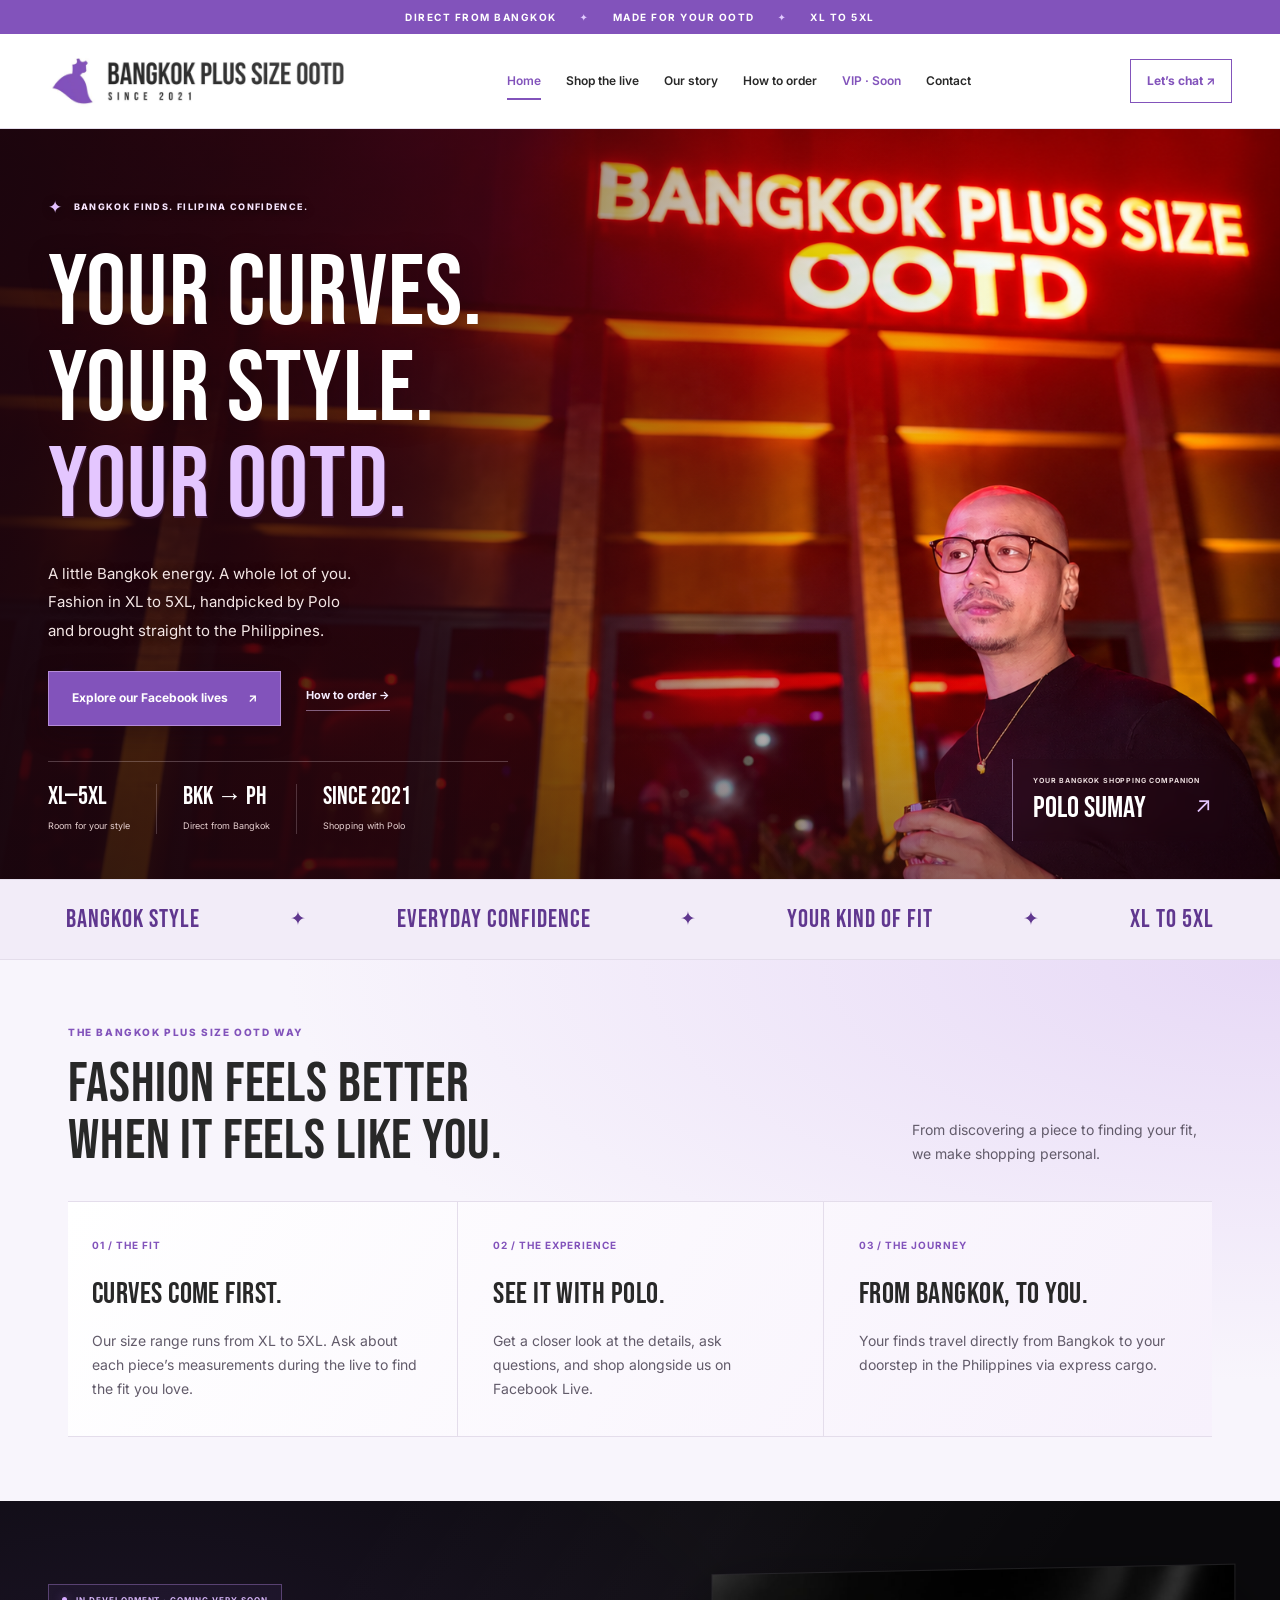
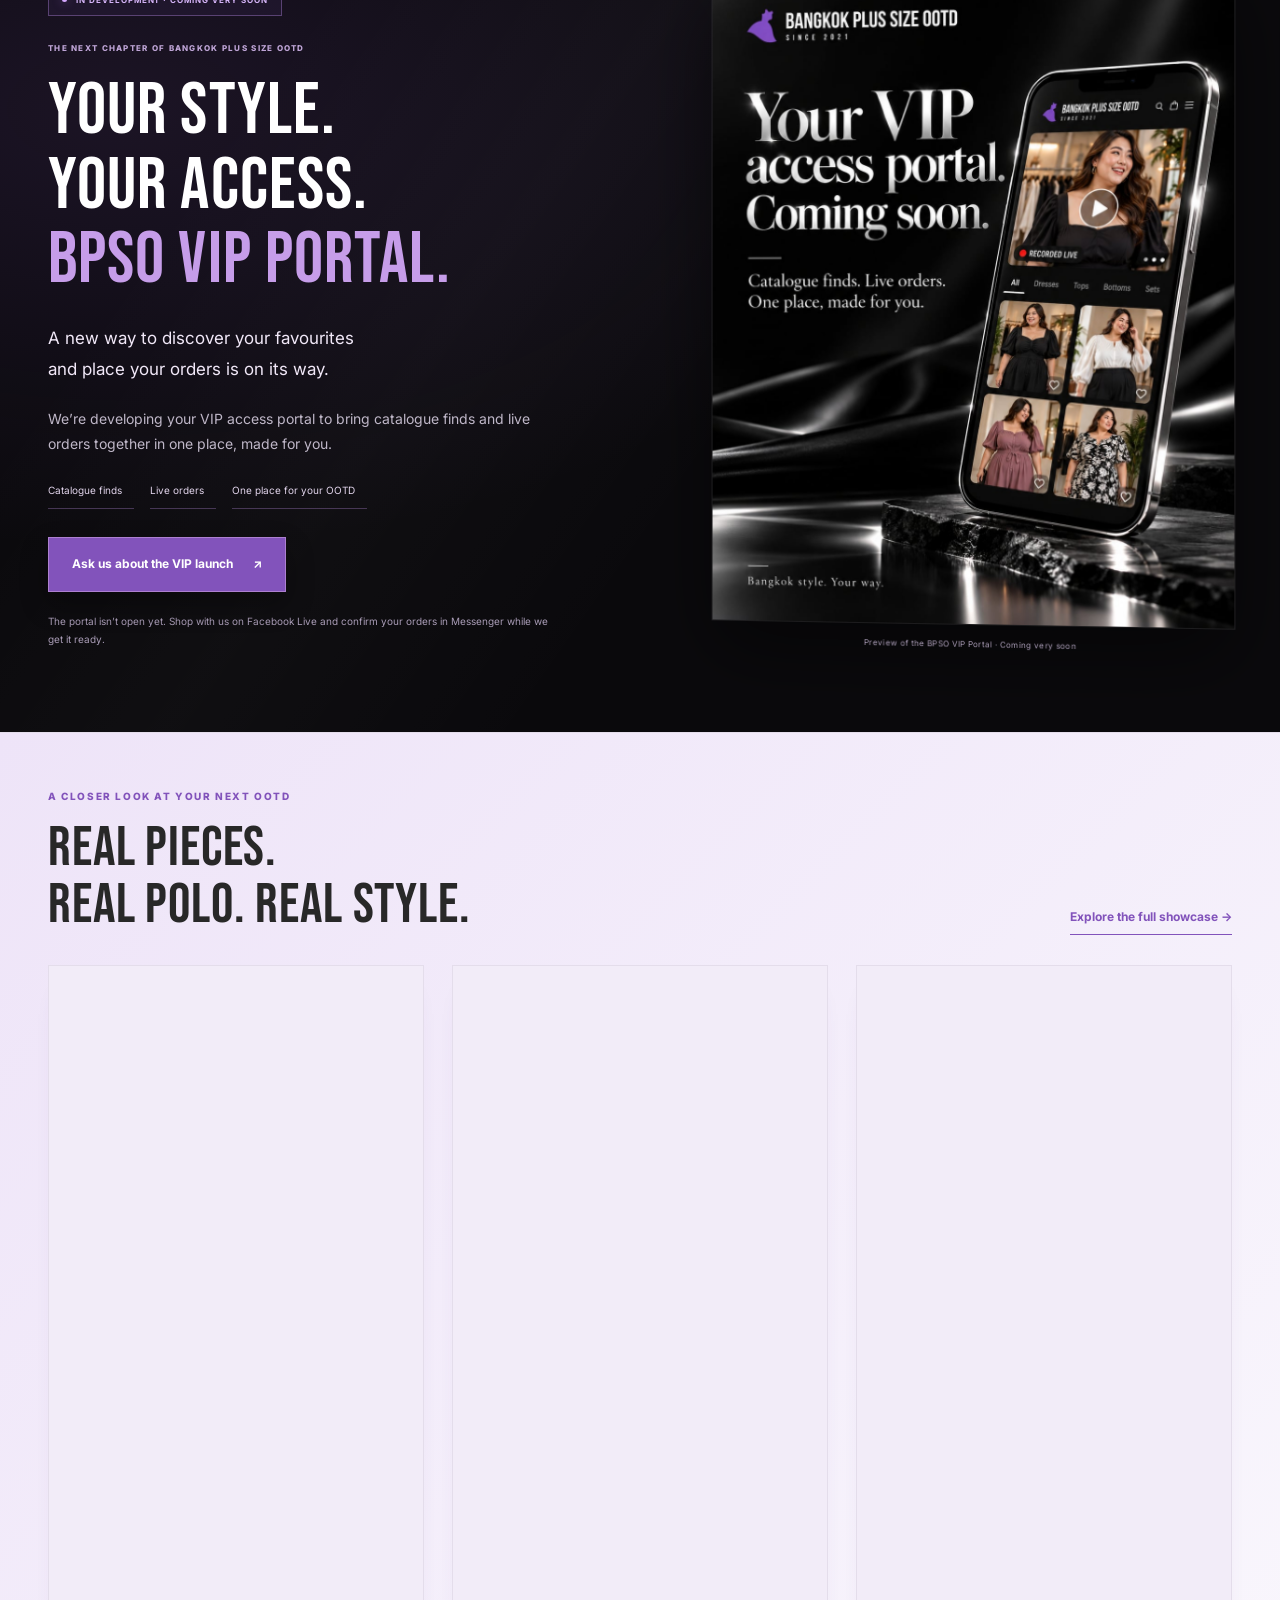
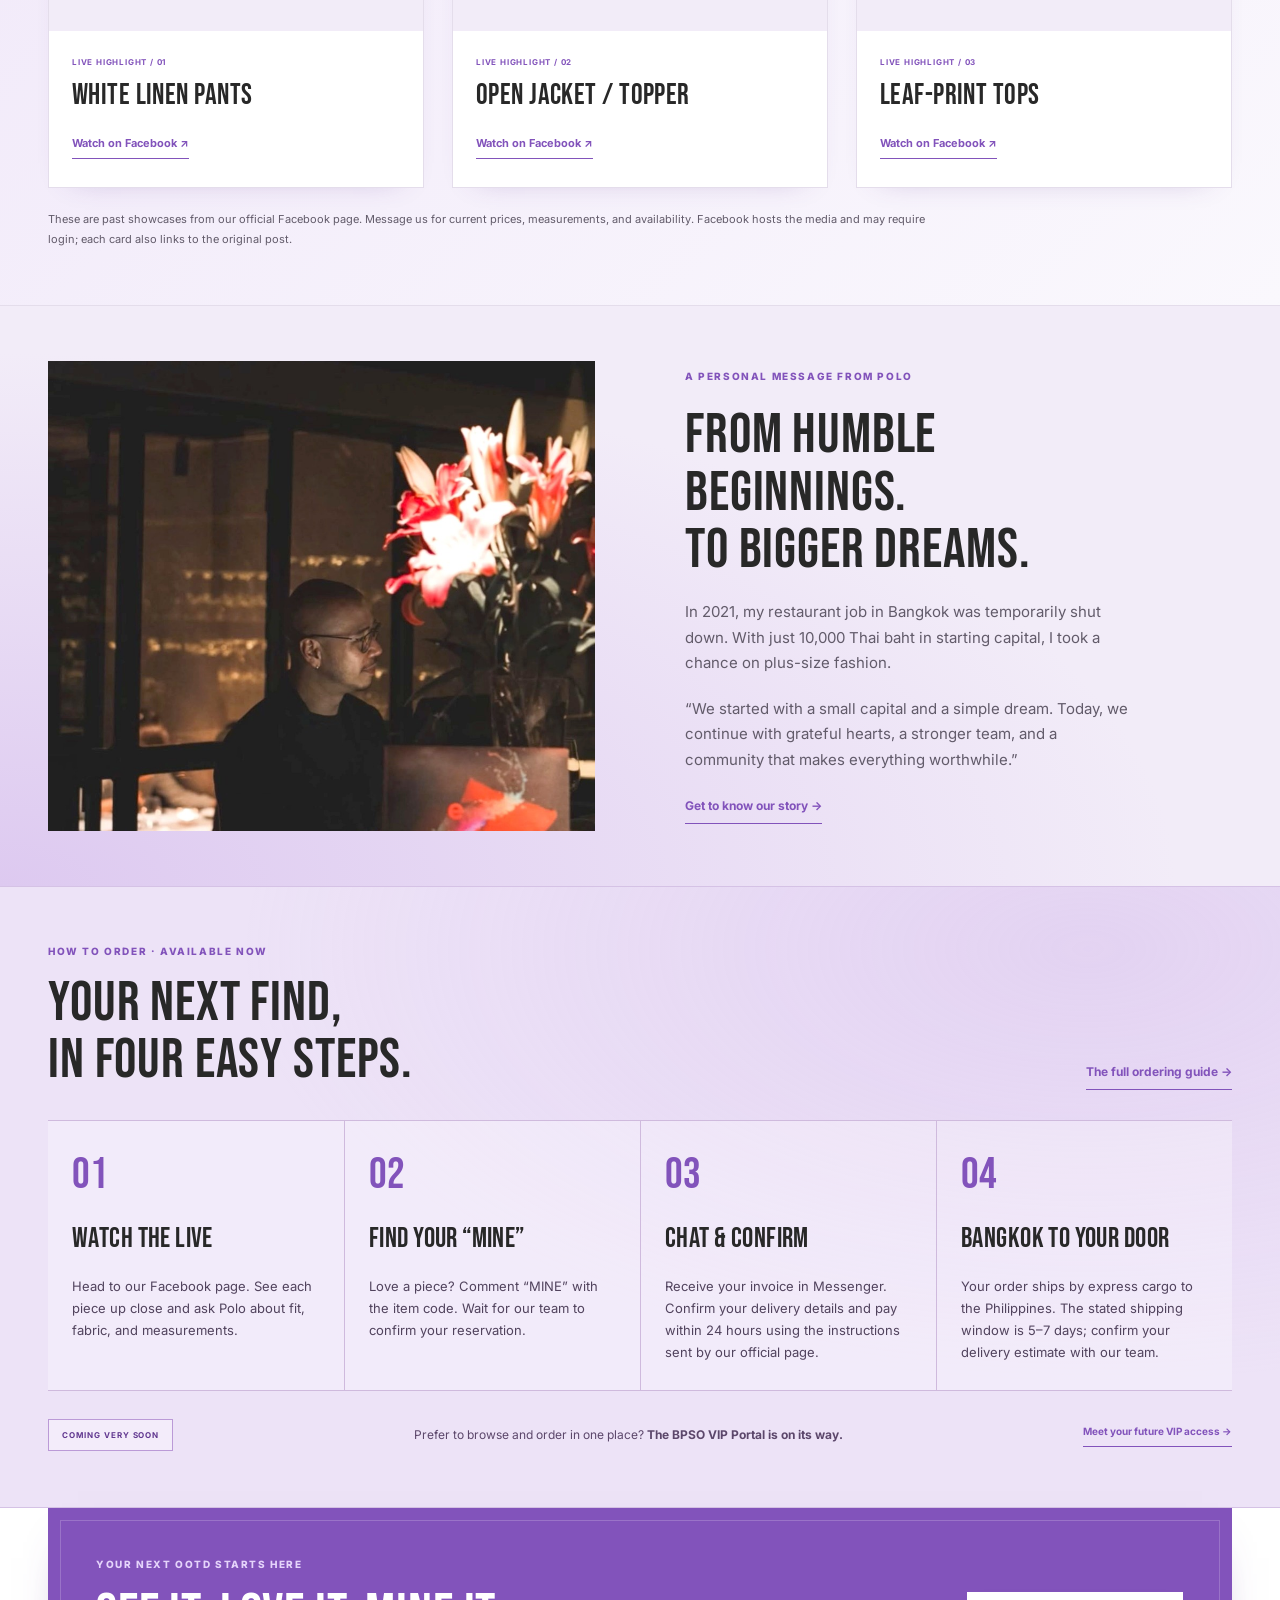
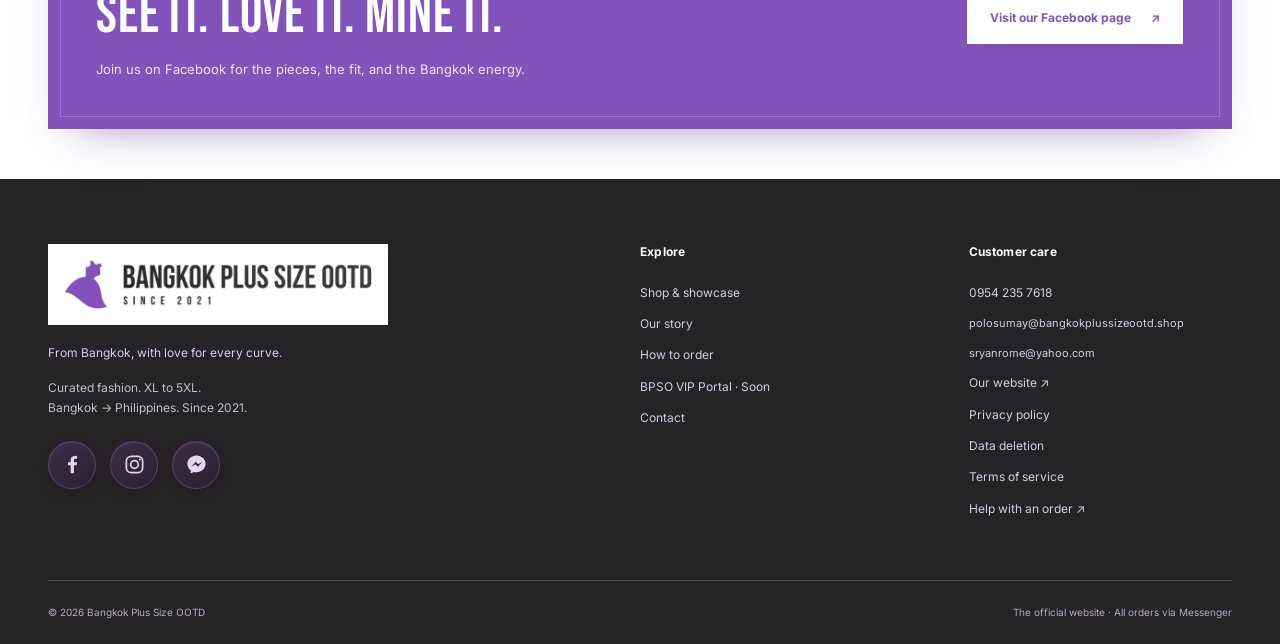
<file: index.html>
<!doctype html><html lang="en"><head><meta charset="utf-8"><meta name="viewport" content="width=device-width,initial-scale=1"><meta name="theme-color" content="#8253BB"><title>Bangkok fashion. Your kind of fit. | Bangkok Plus Size OOTD</title><meta name="description" content="The official Bangkok Plus Size OOTD website. Discover curated Bangkok fashion in sizes XL to 5XL for Filipina curves. Shop with Polo on Facebook Live."><meta property="og:title" content="Bangkok fashion. Your kind of fit. | Bangkok Plus Size OOTD"><meta property="og:description" content="The official Bangkok Plus Size OOTD website. Discover curated Bangkok fashion in sizes XL to 5XL for Filipina curves. Shop with Polo on Facebook Live."><meta property="og:type" content="website"><link rel="icon" href="assets/favicon.svg" type="image/svg+xml"><link rel="preconnect" href="https://fonts.googleapis.com"><link rel="preconnect" href="https://fonts.gstatic.com" crossorigin><link href="https://fonts.googleapis.com/css2?family=Bebas+Neue&family=Inter:wght@400;500;600;700;800&display=swap" rel="stylesheet"><link rel="stylesheet" href="css/styles.css"><link rel="stylesheet" href="css/motion.css"><link rel="stylesheet" href="css/showcase.css"><link rel="stylesheet" href="css/launch.css"><link rel="stylesheet" href="css/hero-scene.css"><script src="js/script.js" defer></script><link rel="canonical" href="https://bangkokplussizeootd.shop/"><meta property="og:url" content="https://bangkokplussizeootd.shop/"><meta property="og:site_name" content="Bangkok Plus Size OOTD"><meta property="og:image" content="https://bangkokplussizeootd.shop/assets/brand-original.jpg"><meta property="og:image:alt" content="Bangkok Plus Size OOTD — Since 2021"><meta name="twitter:card" content="summary_large_image"></head><body><a class="skip-link" href="#main-content">Skip to content</a><div class="announcement">DIRECT FROM BANGKOK <span aria-hidden="true">✦</span> MADE FOR YOUR OOTD <span aria-hidden="true">✦</span> XL TO 5XL</div><header class="site-header"><div class="reading-progress" aria-hidden="true"></div><div class="container header-inner"><a href="index.html" class="brand" aria-label="Bangkok Plus Size OOTD home"><img src="assets/logo.svg" width="1371" height="248" alt="Bangkok Plus Size OOTD — Since 2021"></a><button class="nav-toggle" aria-expanded="false" aria-controls="navigation" aria-label="Open menu" hidden><span></span><span></span></button><nav id="navigation" aria-label="Main navigation"><a href="index.html" aria-current="page">Home</a><a href="pieces.html" >Shop the live</a><a href="about.html" >Our story</a><a href="how-to-order.html" >How to order</a><a href="index.html#vip-portal" class="nav-vip">VIP · Soon</a><a href="contact.html" >Contact</a></nav><a href="https://m.me/bangkokplussizeootd" class="header-chat" target="_blank" rel="noopener noreferrer">Let’s chat ↗</a></div></header><main id="main-content"><section class="scene-hero" aria-labelledby="scene-title"><img class="scene-background" src="assets/bangkok-hero-scene.png" width="1672" height="941" alt="Polo Sumay in a warm red and amber Bangkok scene, with Bangkok Plus Size OOTD signage" fetchpriority="high" decoding="async"><div class="scene-shade" aria-hidden="true"></div><div class="container scene-content"><div class="hero-copy"><p class="eyebrow"><span aria-hidden="true">✦</span> BANGKOK FINDS. FILIPINA CONFIDENCE.</p><h1 id="scene-title" class="scene-title">Your curves.<br>Your style.<br><em>Your OOTD.</em></h1><p class="scene-description">A little Bangkok energy. A whole lot of you.<br>Fashion in XL to 5XL, handpicked by Polo<br class="desktop-break"> and brought straight to the Philippines.</p><div class="actions"><a href="https://www.facebook.com/bangkokplussizeootd" class="btn btn-primary" target="_blank" rel="noopener noreferrer">Explore our Facebook lives <span aria-hidden="true">↗</span></a><a href="how-to-order.html" class="text-link">How to order <span aria-hidden="true">→</span></a></div><div class="scene-details"><span>XL—5XL<small>Room for your style</small></span><span>BKK → PH<small>Direct from Bangkok</small></span><span>SINCE 2021<small>Shopping with Polo</small></span></div></div><a href="about.html" class="scene-signature"><span>YOUR BANGKOK SHOPPING COMPANION</span><strong>Polo Sumay <span aria-hidden="true">↗</span></strong></a></div></section><div class="brand-strip"><span>BANGKOK STYLE</span><b aria-hidden="true">✦</b><span>EVERYDAY CONFIDENCE</span><b aria-hidden="true">✦</b><span>YOUR KIND OF FIT</span><b aria-hidden="true">✦</b><span>XL TO 5XL</span></div><section class="section container"><div class="section-heading"><div><p class="eyebrow">THE BANGKOK PLUS SIZE OOTD WAY</p><h2>Fashion feels better<br>when it feels like you.</h2></div><p>From discovering a piece to finding your fit, we make shopping personal.</p></div><div class="benefits"><article><span class="index">01 / THE FIT</span><h3>Curves come first.</h3><p>Our size range runs from XL to 5XL. Ask about each piece’s measurements during the live to find the fit you love.</p></article><article><span class="index">02 / THE EXPERIENCE</span><h3>See it with Polo.</h3><p>Get a closer look at the details, ask questions, and shop alongside us on Facebook Live.</p></article><article><span class="index">03 / THE JOURNEY</span><h3>From Bangkok, to you.</h3><p>Your finds travel directly from Bangkok to your doorstep in the Philippines via express cargo.</p></article></div></section><section class="vip-launch" id="vip-portal" aria-labelledby="vip-title"><div class="container vip-grid"><div class="vip-copy"><span class="launch-pill"><span aria-hidden="true"></span> IN DEVELOPMENT · COMING VERY SOON</span><p class="eyebrow">THE NEXT CHAPTER OF BANGKOK PLUS SIZE OOTD</p><h2 id="vip-title">Your style.<br>Your access.<br><em>BPSO VIP Portal.</em></h2><p class="vip-lead">A new way to discover your favourites<br>and place your orders is on its way.</p><p>We’re developing your VIP access portal to bring catalogue finds and live orders together in one place, made for you.</p><div class="vip-promises"><span>Catalogue finds</span><span>Live orders</span><span>One place for your OOTD</span></div><a href="https://m.me/bangkokplussizeootd" class="btn btn-primary" target="_blank" rel="noopener noreferrer">Ask us about the VIP launch <span aria-hidden="true">↗</span></a><p class="vip-footnote">The portal isn’t open yet. Shop with us on Facebook Live and confirm your orders in Messenger while we get it ready.</p></div><figure class="vip-poster"><img src="assets/bpso-vip-coming-soon.jpg" width="1122" height="1402" loading="lazy" decoding="async" alt="BPSO VIP Portal coming soon: catalogue finds and live orders in one place, with an illustrative mobile portal preview"><figcaption>Preview of the BPSO VIP Portal · Coming very soon</figcaption></figure></div></section><section class="showcase-featured" aria-labelledby="featured-title"><div class="container"><div class="section-heading"><div><p class="eyebrow">A CLOSER LOOK AT YOUR NEXT OOTD</p><h2 id="featured-title">Real pieces.<br>Real Polo. Real style.</h2></div><a href="pieces.html#showcase" class="text-link">Explore the full showcase →</a></div><div class="showcase-grid"><article class="showcase-card" data-media-type="video"><div class="showcase-media showcase-video" data-social-media="video" data-source-url="https://www.facebook.com/reel/1117838917295200/" data-media-title="White linen pants"><div class="media-loading" aria-hidden="true"><img src="assets/favicon.svg" width="48" height="53" alt=""><span>FROM OUR FACEBOOK LIVE SHOWCASE</span><strong>White linen pants</strong><span>Loading video…</span></div></div><div class="showcase-caption"><span class="index">LIVE HIGHLIGHT / 01</span><h3>White linen pants</h3><a href="https://www.facebook.com/reel/1117838917295200/" class="text-link" target="_blank" rel="noopener noreferrer">Watch on Facebook ↗</a></div></article><article class="showcase-card" data-media-type="video"><div class="showcase-media showcase-video" data-social-media="video" data-source-url="https://www.facebook.com/reel/28581028058258069/" data-media-title="Open jacket / topper"><div class="media-loading" aria-hidden="true"><img src="assets/favicon.svg" width="48" height="53" alt=""><span>FROM OUR FACEBOOK LIVE SHOWCASE</span><strong>Open jacket / topper</strong><span>Loading video…</span></div></div><div class="showcase-caption"><span class="index">LIVE HIGHLIGHT / 02</span><h3>Open jacket / topper</h3><a href="https://www.facebook.com/reel/28581028058258069/" class="text-link" target="_blank" rel="noopener noreferrer">Watch on Facebook ↗</a></div></article><article class="showcase-card" data-media-type="video"><div class="showcase-media showcase-video" data-social-media="video" data-source-url="https://www.facebook.com/reel/1038981572503413/" data-media-title="Leaf-print tops"><div class="media-loading" aria-hidden="true"><img src="assets/favicon.svg" width="48" height="53" alt=""><span>FROM OUR FACEBOOK LIVE SHOWCASE</span><strong>Leaf-print tops</strong><span>Loading video…</span></div></div><div class="showcase-caption"><span class="index">LIVE HIGHLIGHT / 03</span><h3>Leaf-print tops</h3><a href="https://www.facebook.com/reel/1038981572503413/" class="text-link" target="_blank" rel="noopener noreferrer">Watch on Facebook ↗</a></div></article></div><p class="showcase-note">These are past showcases from our official Facebook page. Message us for current prices, measurements, and availability. Facebook hosts the media and may require login; each card also links to the original post.</p></div></section><section class="story-section"><div class="container story-layout"><img src="assets/owner-story.jpg" width="1023" height="1024" loading="lazy" decoding="async" alt="Polo in Bangkok beside a display of lilies"><div><p class="eyebrow">A PERSONAL MESSAGE FROM POLO</p><h2>From humble beginnings.<br>To bigger dreams.</h2><p>In 2021, my restaurant job in Bangkok was temporarily shut down. With just 10,000 Thai baht in starting capital, I took a chance on plus-size fashion.</p><p>“We started with a small capital and a simple dream. Today, we continue with grateful hearts, a stronger team, and a community that makes everything worthwhile.”</p><a href="about.html" class="text-link">Get to know our story →</a></div></div></section><section class="ordering-band" id="how-to-order"><div class="container"><div class="section-heading"><div><p class="eyebrow">HOW TO ORDER · AVAILABLE NOW</p><h2>Your next find,<br>in four easy steps.</h2></div><a class="text-link" href="how-to-order.html">The full ordering guide →</a></div><div class="steps"><article><span class="step-num">01</span><h3>Watch the live</h3><p>Head to our Facebook page. See each piece up close and ask Polo about fit, fabric, and measurements.</p></article><article><span class="step-num">02</span><h3>Find your “mine”</h3><p>Love a piece? Comment “MINE” with the item code. Wait for our team to confirm your reservation.</p></article><article><span class="step-num">03</span><h3>Chat & confirm</h3><p>Receive your invoice in Messenger. Confirm your delivery details and pay within 24 hours using the instructions sent by our official page.</p></article><article><span class="step-num">04</span><h3>Bangkok to your door</h3><p>Your order ships by express cargo to the Philippines. The stated shipping window is 5–7 days; confirm your delivery estimate with our team.</p></article></div><div class="ordering-upcoming"><span class="launch-pill">COMING VERY SOON</span><p>Prefer to browse and order in one place? <strong>The BPSO VIP Portal is on its way.</strong></p><a href="#vip-portal" class="text-link">Meet your future VIP access →</a></div></div></section><section class="cta container"><div><p class="eyebrow">YOUR NEXT OOTD STARTS HERE</p><h2>See it. Love it. Mine it.</h2><p>Join us on Facebook for the pieces, the fit, and the Bangkok energy.</p></div><a href="https://www.facebook.com/bangkokplussizeootd" class="btn btn-primary" target="_blank" rel="noopener noreferrer">Visit our Facebook page <span aria-hidden="true">↗</span></a></section></main><footer class="site-footer"><div class="container"><div class="footer-grid"><div><a class="footer-logo" href="index.html" aria-label="Bangkok Plus Size OOTD home"><img src="assets/logo.svg" width="1371" height="248" loading="lazy" alt="Bangkok Plus Size OOTD — Since 2021"></a><p class="footer-tagline">From Bangkok, with love for every curve.</p><p class="footer-note">Curated fashion. XL to 5XL.<br>Bangkok → Philippines. Since 2021.</p><div class="socials" aria-label="Follow and contact Bangkok Plus Size OOTD"><a class="social-icon social-icon-facebook" style="--social-delay:0s" href="https://www.facebook.com/bangkokplussizeootd" target="_blank" rel="noopener noreferrer" aria-label="Facebook — Bangkok Plus Size OOTD (opens in a new tab)" title="Facebook"><svg viewBox="0 0 24 24" width="24" height="24" aria-hidden="true" focusable="false"><path fill="currentColor" d="M13.5 21v-8.2h2.8l.4-3.2h-3.2v-2c0-.9.3-1.6 1.6-1.6h1.7V3.1A22 22 0 0 0 14.3 3c-2.5 0-4.2 1.5-4.2 4.3v2.4H7.3v3.2h2.8V21z"/></svg><span class="social-tooltip" aria-hidden="true">Facebook ↗</span></a><a class="social-icon social-icon-instagram" style="--social-delay:0.65s" href="https://www.instagram.com/bangkokplusizeootd" target="_blank" rel="noopener noreferrer" aria-label="Instagram — Bangkok Plus Size OOTD (opens in a new tab)" title="Instagram"><svg viewBox="0 0 24 24" width="24" height="24" aria-hidden="true" focusable="false"><rect x="3.5" y="3.5" width="17" height="17" rx="5" fill="none" stroke="currentColor" stroke-width="1.8"/><circle cx="12" cy="12" r="4" fill="none" stroke="currentColor" stroke-width="1.8"/><circle cx="17.5" cy="6.8" r="1.1" fill="currentColor"/></svg><span class="social-tooltip" aria-hidden="true">Instagram ↗</span></a><a class="social-icon social-icon-messenger" style="--social-delay:1.3s" href="https://m.me/bangkokplussizeootd" target="_blank" rel="noopener noreferrer" aria-label="Messenger — Bangkok Plus Size OOTD (opens in a new tab)" title="Messenger"><svg viewBox="0 0 24 24" width="24" height="24" aria-hidden="true" focusable="false"><path fill="currentColor" d="M12 2.5c-5.3 0-9.5 3.9-9.5 8.8 0 2.7 1.3 5.1 3.4 6.7v3.5l3.2-1.8c.9.2 1.9.4 2.9.4 5.3 0 9.5-3.9 9.5-8.8S17.3 2.5 12 2.5z"/><path fill="#28212f" d="m6.5 14.3 4.7-5 2.5 2.5 4.4-2.5-4.7 5-2.4-2.5z"/></svg><span class="social-tooltip" aria-hidden="true">Messenger ↗</span></a></div></div><div><h2>Explore</h2><a href="pieces.html">Shop & showcase</a><a href="about.html">Our story</a><a href="how-to-order.html">How to order</a><a href="index.html#vip-portal">BPSO VIP Portal · Soon</a><a href="contact.html">Contact</a></div><div><h2>Customer care</h2><a href="tel:+639542357618">0954 235 7618</a><a href="mailto:polosumay@bangkokplussizeootd.shop">polosumay@bangkokplussizeootd.shop</a><a href="mailto:sryanrome@yahoo.com">sryanrome@yahoo.com</a><a href="https://www.bangkokplussizeootd.shop" target="_blank" rel="noopener noreferrer">Our website ↗</a><a href="privacy.html">Privacy policy</a><a href="data-deletion.html">Data deletion</a><a href="terms.html">Terms of service</a><a href="https://m.me/bangkokplussizeootd" class="" target="_blank" rel="noopener noreferrer">Help with an order ↗</a></div></div><div class="footer-bottom"><span>© <span id="current-year">2026</span> Bangkok Plus Size OOTD</span><span>The official website · All orders via Messenger</span></div></div></footer></body></html>
</file>
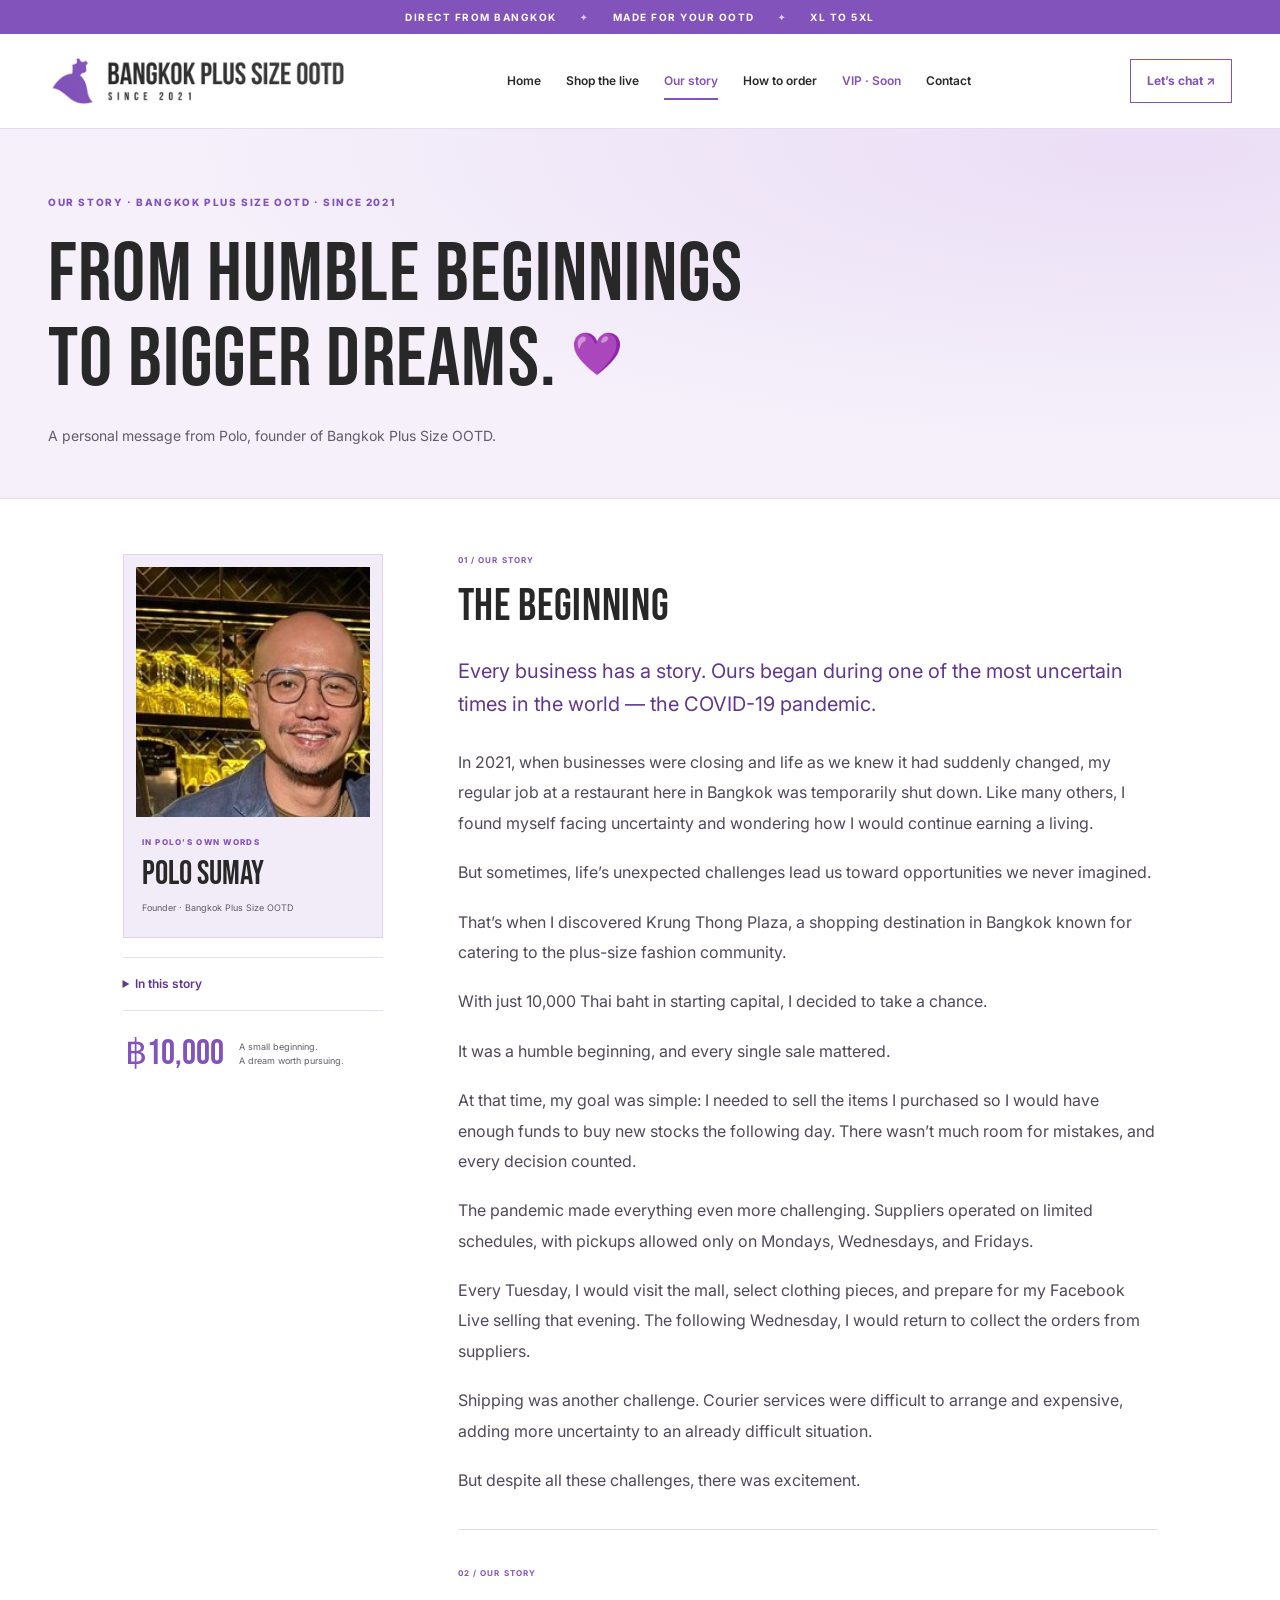
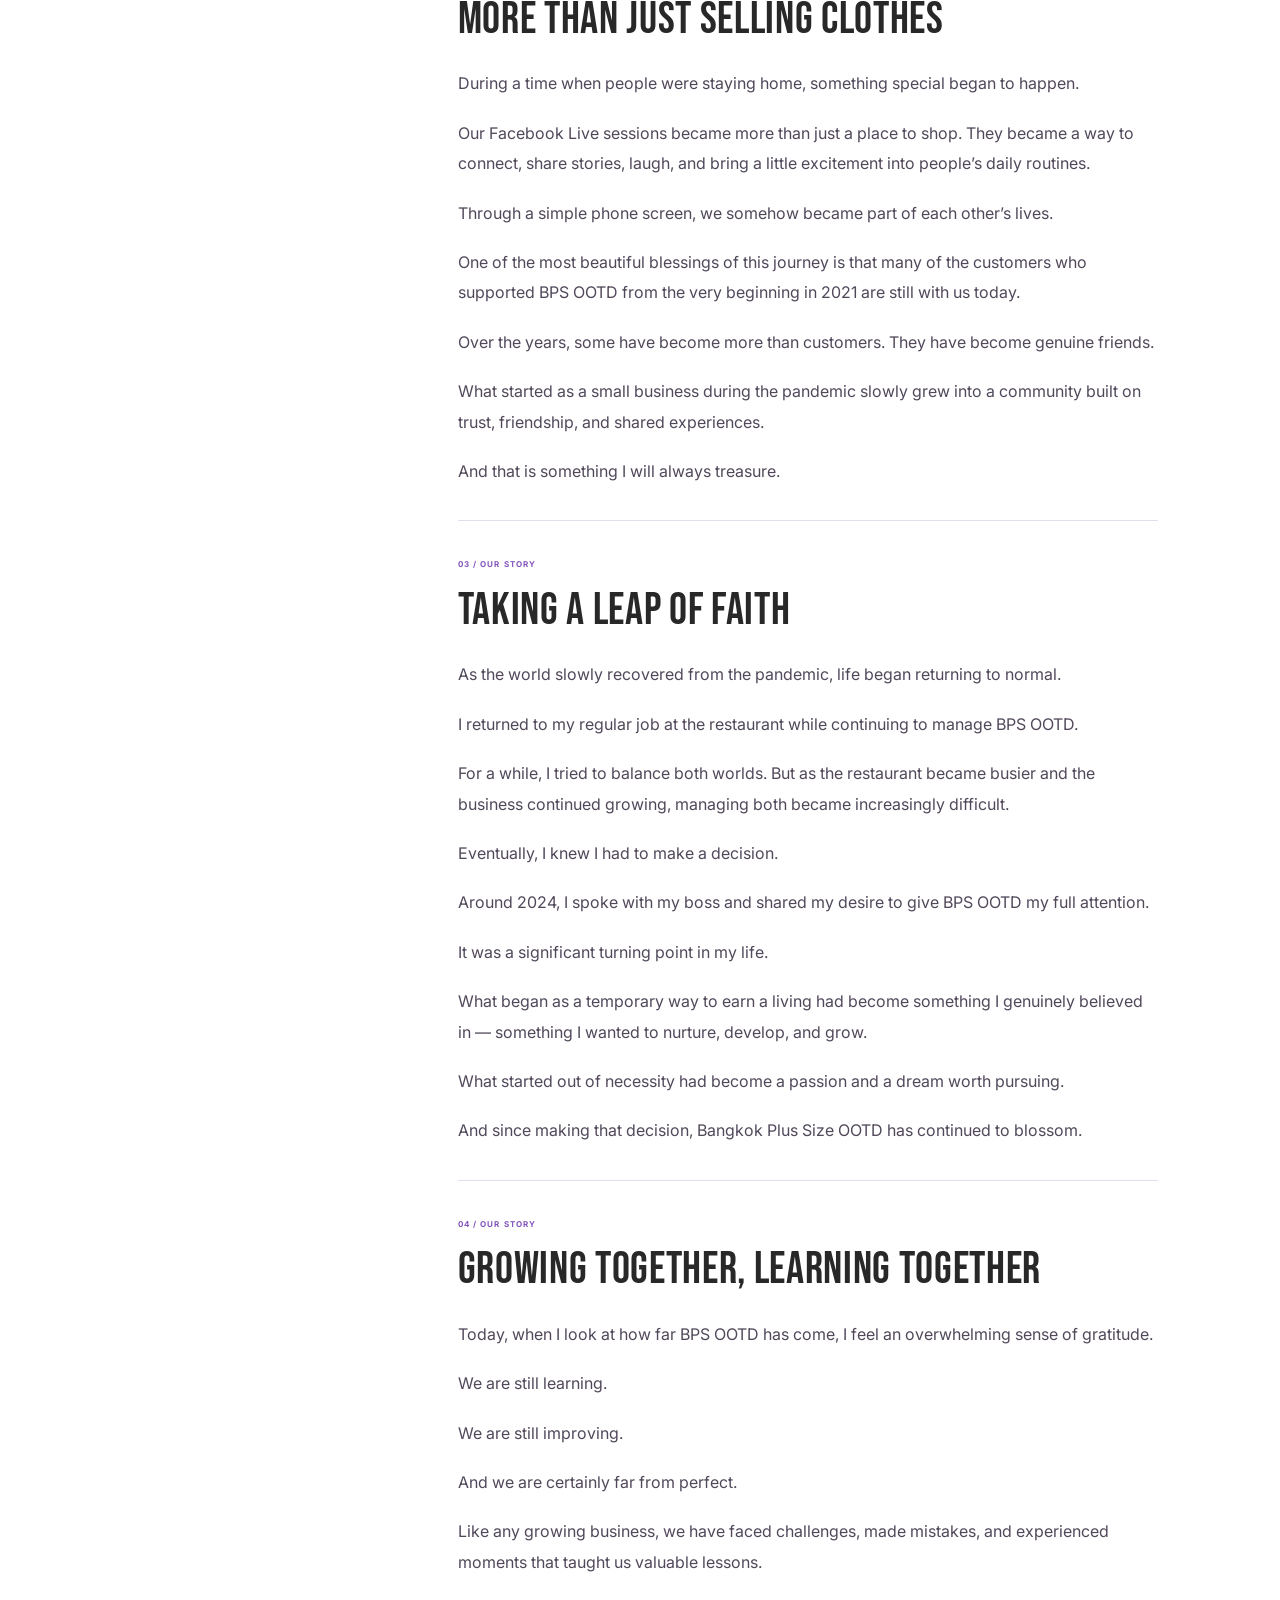
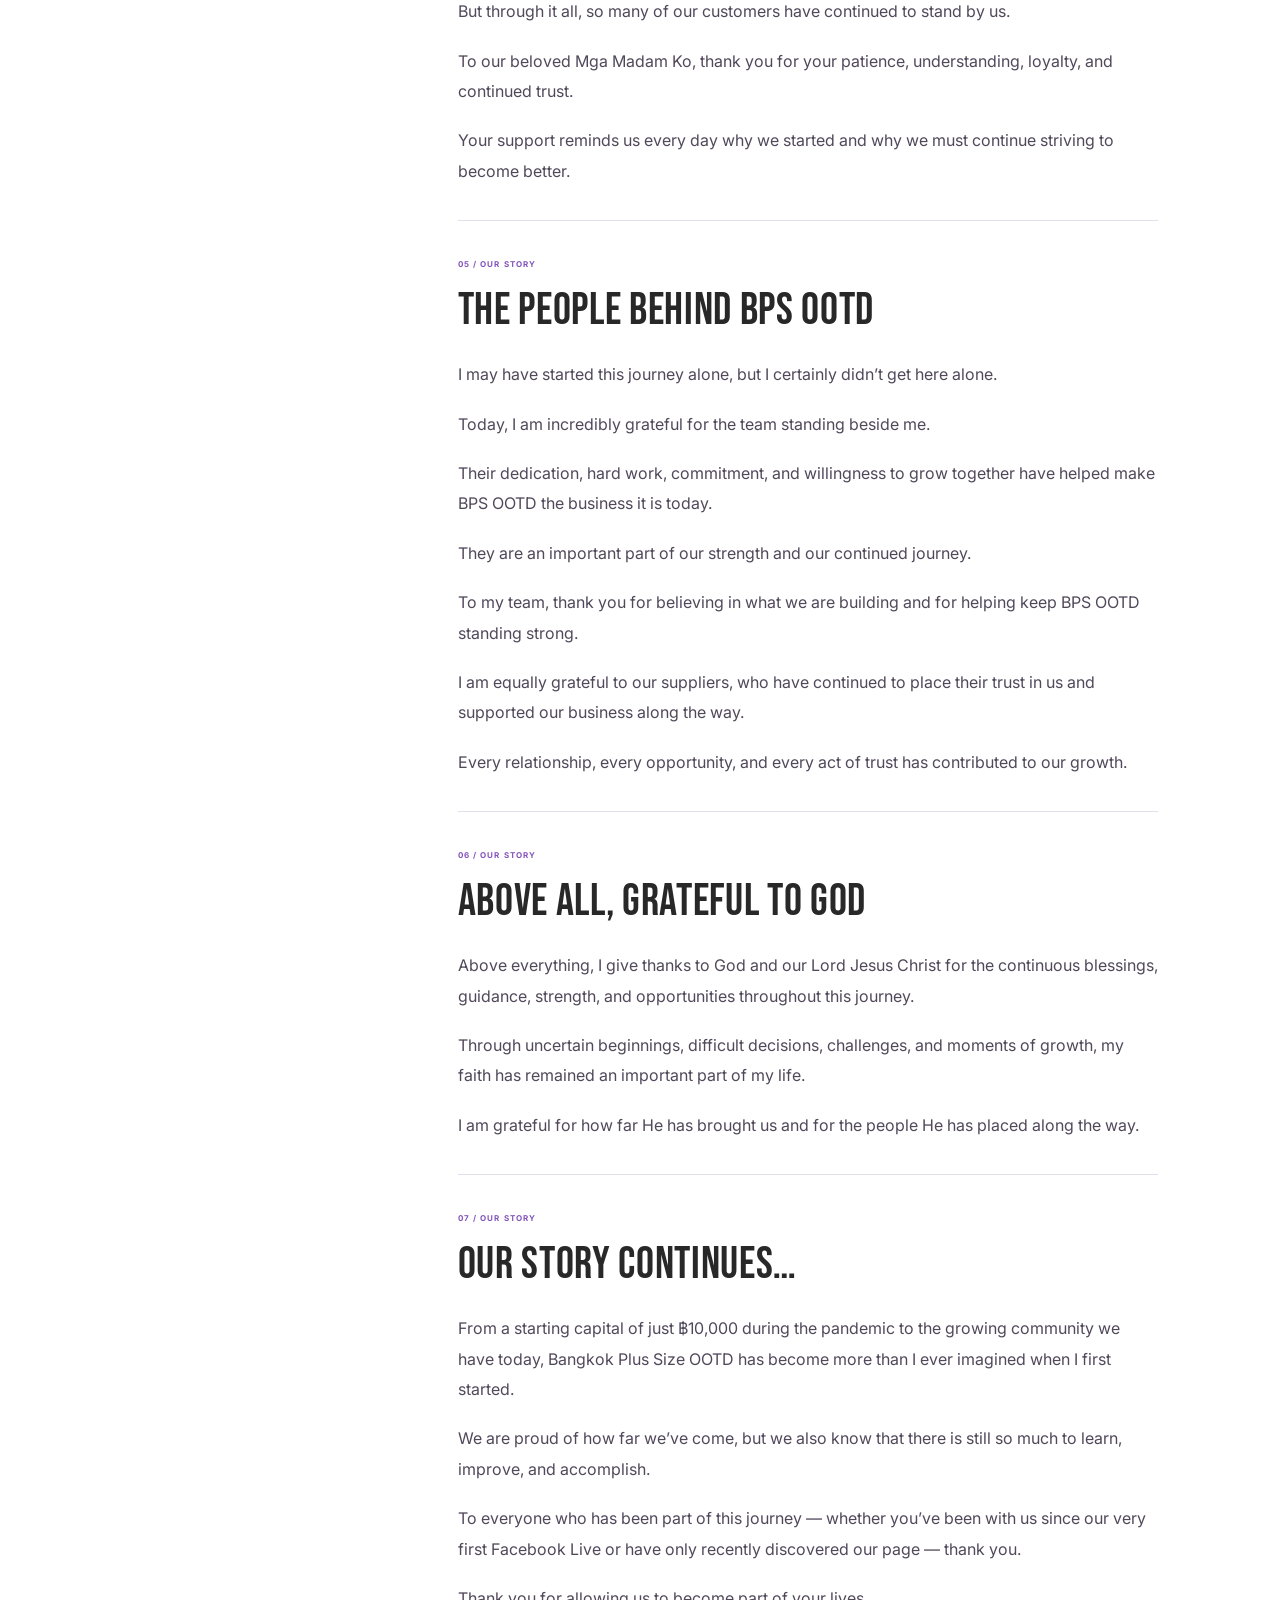
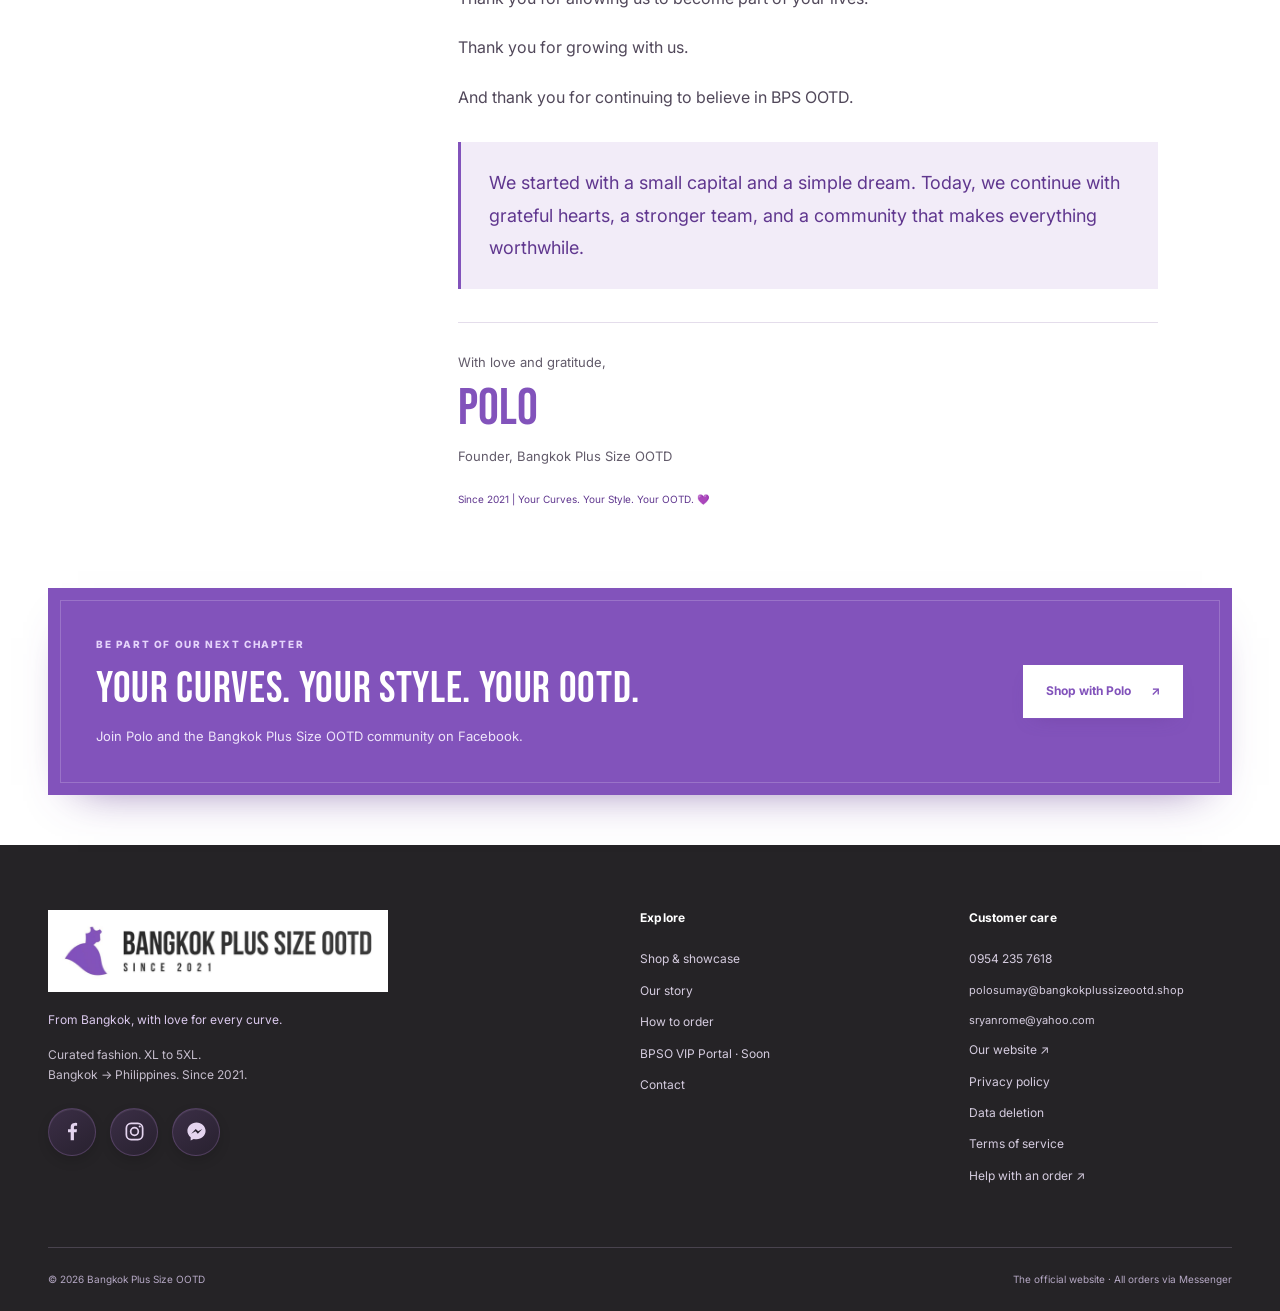
<file: about.html>
<!doctype html><html lang="en"><head><meta charset="utf-8"><meta name="viewport" content="width=device-width,initial-scale=1"><meta name="theme-color" content="#8253BB"><title>Our story | Bangkok Plus Size OOTD</title><meta name="description" content="Read Polo’s personal story: from a ฿10,000 beginning during the pandemic to the Bangkok Plus Size OOTD community, with gratitude to everyone who helped it grow."><meta property="og:title" content="Our story | Bangkok Plus Size OOTD"><meta property="og:description" content="Meet Polo Sumay, founder of Bangkok Plus Size OOTD. Bringing curated Bangkok fashion to Filipina curves since 2021."><meta property="og:type" content="website"><link rel="icon" href="assets/favicon.svg" type="image/svg+xml"><link rel="preconnect" href="https://fonts.googleapis.com"><link rel="preconnect" href="https://fonts.gstatic.com" crossorigin><link href="https://fonts.googleapis.com/css2?family=Bebas+Neue&family=Inter:wght@400;500;600;700;800&display=swap" rel="stylesheet"><link rel="stylesheet" href="css/styles.css"><link rel="stylesheet" href="css/motion.css"><link rel="stylesheet" href="css/showcase.css"><link rel="stylesheet" href="css/launch.css"><link rel="stylesheet" href="css/story.css"><script src="js/script.js" defer></script><link rel="canonical" href="https://bangkokplussizeootd.shop/about.html"><meta property="og:url" content="https://bangkokplussizeootd.shop/about.html"><meta property="og:site_name" content="Bangkok Plus Size OOTD"><meta property="og:image" content="https://bangkokplussizeootd.shop/assets/brand-original.jpg"><meta property="og:image:alt" content="Bangkok Plus Size OOTD — Since 2021"><meta name="twitter:card" content="summary_large_image"></head><body><a class="skip-link" href="#main-content">Skip to content</a><div class="announcement">DIRECT FROM BANGKOK <span aria-hidden="true">✦</span> MADE FOR YOUR OOTD <span aria-hidden="true">✦</span> XL TO 5XL</div><header class="site-header"><div class="reading-progress" aria-hidden="true"></div><div class="container header-inner"><a href="index.html" class="brand" aria-label="Bangkok Plus Size OOTD home"><img src="assets/logo.svg" width="1371" height="248" alt="Bangkok Plus Size OOTD — Since 2021"></a><button class="nav-toggle" aria-expanded="false" aria-controls="navigation" aria-label="Open menu" hidden><span></span><span></span></button><nav id="navigation" aria-label="Main navigation"><a href="index.html" >Home</a><a href="pieces.html" >Shop the live</a><a href="about.html" aria-current="page">Our story</a><a href="how-to-order.html" >How to order</a><a href="index.html#vip-portal" class="nav-vip">VIP · Soon</a><a href="contact.html" >Contact</a></nav><a href="https://m.me/bangkokplussizeootd" class="header-chat" target="_blank" rel="noopener noreferrer">Let’s chat ↗</a></div></header><main id="main-content"><section class="founder-intro"><div class="container"><p class="eyebrow">OUR STORY · BANGKOK PLUS SIZE OOTD · SINCE 2021</p><h1>From humble beginnings<br>to bigger dreams. <span aria-hidden="true">💜</span></h1><p class="lead">A personal message from Polo, founder of Bangkok Plus Size OOTD.</p></div></section><div class="container founder-letter"><aside class="founder-sidebar"><div class="founder-profile"><img src="assets/owner-hero.jpg" width="500" height="667" alt="Polo Sumay, founder of Bangkok Plus Size OOTD" fetchpriority="high"><div><p class="eyebrow">IN POLO’S OWN WORDS</p><strong>Polo Sumay</strong><span>Founder · Bangkok Plus Size OOTD</span></div></div><details class="story-contents"><summary>In this story</summary><nav aria-label="Story chapters"><a href="#the-beginning"><span>01</span>The beginning</a><a href="#story-chapter-1"><span>02</span>More Than Just Selling Clothes</a><a href="#story-chapter-2"><span>03</span>Taking a Leap of Faith</a><a href="#story-chapter-3"><span>04</span>Growing Together, Learning Together</a><a href="#story-chapter-4"><span>05</span>The People Behind BPS OOTD</a><a href="#story-chapter-5"><span>06</span>Above All, Grateful to God</a><a href="#story-chapter-6"><span>07</span>Our Story Continues…</a></nav></details><div class="founder-capital"><strong>฿10,000</strong><span>A small beginning.<br>A dream worth pursuing.</span></div></aside><article class="founder-prose" aria-label="Polo’s personal message"><section class="founder-chapter" id="the-beginning" aria-labelledby="the-beginning-title"><span class="chapter-index">01 / OUR STORY</span><h2 id="the-beginning-title">The beginning</h2><p>Every business has a story. Ours began during one of the most uncertain times in the world — the COVID-19 pandemic.</p><p>In 2021, when businesses were closing and life as we knew it had suddenly changed, my regular job at a restaurant here in Bangkok was temporarily shut down. Like many others, I found myself facing uncertainty and wondering how I would continue earning a living.</p><p>But sometimes, life’s unexpected challenges lead us toward opportunities we never imagined.</p><p>That’s when I discovered Krung Thong Plaza, a shopping destination in Bangkok known for catering to the plus-size fashion community.</p><p>With just 10,000 Thai baht in starting capital, I decided to take a chance.</p><p>It was a humble beginning, and every single sale mattered.</p><p>At that time, my goal was simple: I needed to sell the items I purchased so I would have enough funds to buy new stocks the following day. There wasn’t much room for mistakes, and every decision counted.</p><p>The pandemic made everything even more challenging. Suppliers operated on limited schedules, with pickups allowed only on Mondays, Wednesdays, and Fridays.</p><p>Every Tuesday, I would visit the mall, select clothing pieces, and prepare for my Facebook Live selling that evening. The following Wednesday, I would return to collect the orders from suppliers.</p><p>Shipping was another challenge. Courier services were difficult to arrange and expensive, adding more uncertainty to an already difficult situation.</p><p>But despite all these challenges, there was excitement.</p></section><section class="founder-chapter" id="story-chapter-1" aria-labelledby="story-chapter-1-title"><span class="chapter-index">02 / OUR STORY</span><h2 id="story-chapter-1-title">More Than Just Selling Clothes</h2><p>During a time when people were staying home, something special began to happen.</p><p>Our Facebook Live sessions became more than just a place to shop. They became a way to connect, share stories, laugh, and bring a little excitement into people’s daily routines.</p><p>Through a simple phone screen, we somehow became part of each other’s lives.</p><p>One of the most beautiful blessings of this journey is that many of the customers who supported BPS OOTD from the very beginning in 2021 are still with us today.</p><p>Over the years, some have become more than customers. They have become genuine friends.</p><p>What started as a small business during the pandemic slowly grew into a community built on trust, friendship, and shared experiences.</p><p>And that is something I will always treasure.</p></section><section class="founder-chapter" id="story-chapter-2" aria-labelledby="story-chapter-2-title"><span class="chapter-index">03 / OUR STORY</span><h2 id="story-chapter-2-title">Taking a Leap of Faith</h2><p>As the world slowly recovered from the pandemic, life began returning to normal.</p><p>I returned to my regular job at the restaurant while continuing to manage BPS OOTD.</p><p>For a while, I tried to balance both worlds. But as the restaurant became busier and the business continued growing, managing both became increasingly difficult.</p><p>Eventually, I knew I had to make a decision.</p><p>Around 2024, I spoke with my boss and shared my desire to give BPS OOTD my full attention.</p><p>It was a significant turning point in my life.</p><p>What began as a temporary way to earn a living had become something I genuinely believed in — something I wanted to nurture, develop, and grow.</p><p>What started out of necessity had become a passion and a dream worth pursuing.</p><p>And since making that decision, Bangkok Plus Size OOTD has continued to blossom.</p></section><section class="founder-chapter" id="story-chapter-3" aria-labelledby="story-chapter-3-title"><span class="chapter-index">04 / OUR STORY</span><h2 id="story-chapter-3-title">Growing Together, Learning Together</h2><p>Today, when I look at how far BPS OOTD has come, I feel an overwhelming sense of gratitude.</p><p>We are still learning.</p><p>We are still improving.</p><p>And we are certainly far from perfect.</p><p>Like any growing business, we have faced challenges, made mistakes, and experienced moments that taught us valuable lessons.</p><p>But through it all, so many of our customers have continued to stand by us.</p><p>To our beloved Mga Madam Ko, thank you for your patience, understanding, loyalty, and continued trust.</p><p>Your support reminds us every day why we started and why we must continue striving to become better.</p></section><section class="founder-chapter" id="story-chapter-4" aria-labelledby="story-chapter-4-title"><span class="chapter-index">05 / OUR STORY</span><h2 id="story-chapter-4-title">The People Behind BPS OOTD</h2><p>I may have started this journey alone, but I certainly didn’t get here alone.</p><p>Today, I am incredibly grateful for the team standing beside me.</p><p>Their dedication, hard work, commitment, and willingness to grow together have helped make BPS OOTD the business it is today.</p><p>They are an important part of our strength and our continued journey.</p><p>To my team, thank you for believing in what we are building and for helping keep BPS OOTD standing strong.</p><p>I am equally grateful to our suppliers, who have continued to place their trust in us and supported our business along the way.</p><p>Every relationship, every opportunity, and every act of trust has contributed to our growth.</p></section><section class="founder-chapter" id="story-chapter-5" aria-labelledby="story-chapter-5-title"><span class="chapter-index">06 / OUR STORY</span><h2 id="story-chapter-5-title">Above All, Grateful to God</h2><p>Above everything, I give thanks to God and our Lord Jesus Christ for the continuous blessings, guidance, strength, and opportunities throughout this journey.</p><p>Through uncertain beginnings, difficult decisions, challenges, and moments of growth, my faith has remained an important part of my life.</p><p>I am grateful for how far He has brought us and for the people He has placed along the way.</p></section><section class="founder-chapter" id="story-chapter-6" aria-labelledby="story-chapter-6-title"><span class="chapter-index">07 / OUR STORY</span><h2 id="story-chapter-6-title">Our Story Continues…</h2><p>From a starting capital of just ฿10,000 during the pandemic to the growing community we have today, Bangkok Plus Size OOTD has become more than I ever imagined when I first started.</p><p>We are proud of how far we’ve come, but we also know that there is still so much to learn, improve, and accomplish.</p><p>To everyone who has been part of this journey — whether you’ve been with us since our very first Facebook Live or have only recently discovered our page — thank you.</p><p>Thank you for allowing us to become part of your lives.</p><p>Thank you for growing with us.</p><p>And thank you for continuing to believe in BPS OOTD.</p><p class="founder-closing-note">We started with a small capital and a simple dream. Today, we continue with grateful hearts, a stronger team, and a community that makes everything worthwhile.</p></section><footer class="founder-signature"><p class="founder-signed-line">With love and gratitude,</p><p class="founder-signed-name">Polo</p><p class="founder-signed-line">Founder, Bangkok Plus Size OOTD</p><p class="founder-motto">Since 2021 | Your Curves. Your Style. Your OOTD. 💜</p></footer></article></div><section class="cta container"><div><p class="eyebrow">BE PART OF OUR NEXT CHAPTER</p><h2>Your curves. Your style. Your OOTD.</h2><p>Join Polo and the Bangkok Plus Size OOTD community on Facebook.</p></div><a href="https://www.facebook.com/bangkokplussizeootd" class="btn btn-primary" target="_blank" rel="noopener noreferrer">Shop with Polo <span aria-hidden="true">↗</span></a></section></main><footer class="site-footer"><div class="container"><div class="footer-grid"><div><a class="footer-logo" href="index.html" aria-label="Bangkok Plus Size OOTD home"><img src="assets/logo.svg" width="1371" height="248" loading="lazy" alt="Bangkok Plus Size OOTD — Since 2021"></a><p class="footer-tagline">From Bangkok, with love for every curve.</p><p class="footer-note">Curated fashion. XL to 5XL.<br>Bangkok → Philippines. Since 2021.</p><div class="socials" aria-label="Follow and contact Bangkok Plus Size OOTD"><a class="social-icon social-icon-facebook" style="--social-delay:0s" href="https://www.facebook.com/bangkokplussizeootd" target="_blank" rel="noopener noreferrer" aria-label="Facebook — Bangkok Plus Size OOTD (opens in a new tab)" title="Facebook"><svg viewBox="0 0 24 24" width="24" height="24" aria-hidden="true" focusable="false"><path fill="currentColor" d="M13.5 21v-8.2h2.8l.4-3.2h-3.2v-2c0-.9.3-1.6 1.6-1.6h1.7V3.1A22 22 0 0 0 14.3 3c-2.5 0-4.2 1.5-4.2 4.3v2.4H7.3v3.2h2.8V21z"/></svg><span class="social-tooltip" aria-hidden="true">Facebook ↗</span></a><a class="social-icon social-icon-instagram" style="--social-delay:0.65s" href="https://www.instagram.com/bangkokplusizeootd" target="_blank" rel="noopener noreferrer" aria-label="Instagram — Bangkok Plus Size OOTD (opens in a new tab)" title="Instagram"><svg viewBox="0 0 24 24" width="24" height="24" aria-hidden="true" focusable="false"><rect x="3.5" y="3.5" width="17" height="17" rx="5" fill="none" stroke="currentColor" stroke-width="1.8"/><circle cx="12" cy="12" r="4" fill="none" stroke="currentColor" stroke-width="1.8"/><circle cx="17.5" cy="6.8" r="1.1" fill="currentColor"/></svg><span class="social-tooltip" aria-hidden="true">Instagram ↗</span></a><a class="social-icon social-icon-messenger" style="--social-delay:1.3s" href="https://m.me/bangkokplussizeootd" target="_blank" rel="noopener noreferrer" aria-label="Messenger — Bangkok Plus Size OOTD (opens in a new tab)" title="Messenger"><svg viewBox="0 0 24 24" width="24" height="24" aria-hidden="true" focusable="false"><path fill="currentColor" d="M12 2.5c-5.3 0-9.5 3.9-9.5 8.8 0 2.7 1.3 5.1 3.4 6.7v3.5l3.2-1.8c.9.2 1.9.4 2.9.4 5.3 0 9.5-3.9 9.5-8.8S17.3 2.5 12 2.5z"/><path fill="#28212f" d="m6.5 14.3 4.7-5 2.5 2.5 4.4-2.5-4.7 5-2.4-2.5z"/></svg><span class="social-tooltip" aria-hidden="true">Messenger ↗</span></a></div></div><div><h2>Explore</h2><a href="pieces.html">Shop & showcase</a><a href="about.html">Our story</a><a href="how-to-order.html">How to order</a><a href="index.html#vip-portal">BPSO VIP Portal · Soon</a><a href="contact.html">Contact</a></div><div><h2>Customer care</h2><a href="tel:+639542357618">0954 235 7618</a><a href="mailto:polosumay@bangkokplussizeootd.shop">polosumay@bangkokplussizeootd.shop</a><a href="mailto:sryanrome@yahoo.com">sryanrome@yahoo.com</a><a href="https://www.bangkokplussizeootd.shop" target="_blank" rel="noopener noreferrer">Our website ↗</a><a href="privacy.html">Privacy policy</a><a href="data-deletion.html">Data deletion</a><a href="terms.html">Terms of service</a><a href="https://m.me/bangkokplussizeootd" class="" target="_blank" rel="noopener noreferrer">Help with an order ↗</a></div></div><div class="footer-bottom"><span>© <span id="current-year">2026</span> Bangkok Plus Size OOTD</span><span>The official website · All orders via Messenger</span></div></div></footer></body></html>
</file>
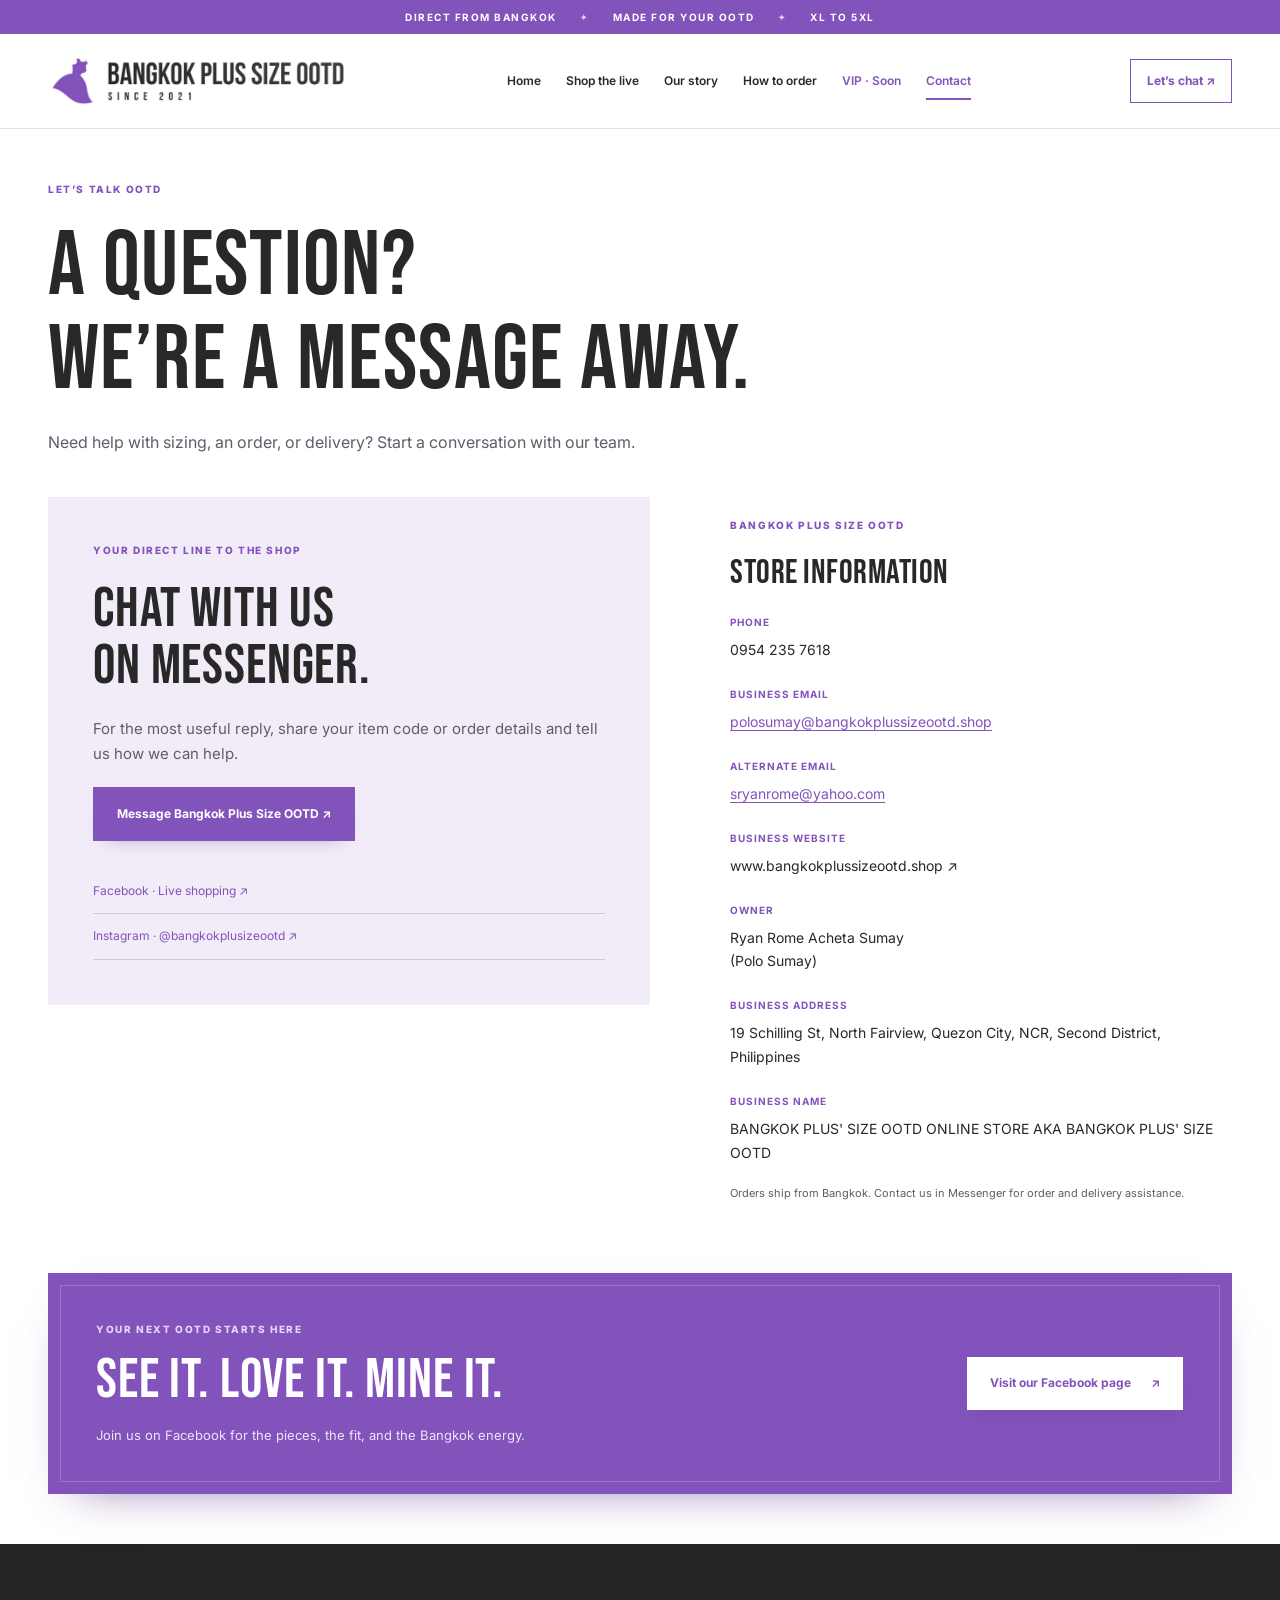
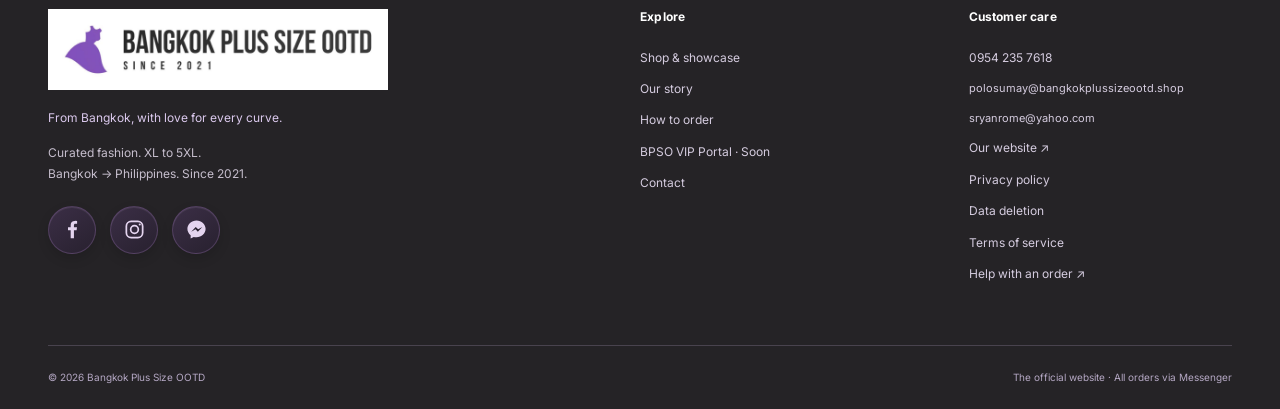
<file: contact.html>
<!doctype html><html lang="en"><head><meta charset="utf-8"><meta name="viewport" content="width=device-width,initial-scale=1"><meta name="theme-color" content="#8253BB"><title>Contact | Bangkok Plus Size OOTD</title><meta name="description" content="Contact Bangkok Plus Size OOTD by email or Messenger for sizing help, order questions, and shipping updates."><meta property="og:title" content="Contact | Bangkok Plus Size OOTD"><meta property="og:description" content="Message Bangkok Plus Size OOTD for sizing help, order questions, and shipping updates. Find our official Facebook and Instagram."><meta property="og:type" content="website"><link rel="icon" href="assets/favicon.svg" type="image/svg+xml"><link rel="preconnect" href="https://fonts.googleapis.com"><link rel="preconnect" href="https://fonts.gstatic.com" crossorigin><link href="https://fonts.googleapis.com/css2?family=Bebas+Neue&family=Inter:wght@400;500;600;700;800&display=swap" rel="stylesheet"><link rel="stylesheet" href="css/styles.css"><link rel="stylesheet" href="css/motion.css"><link rel="stylesheet" href="css/showcase.css"><link rel="stylesheet" href="css/launch.css"><script src="js/script.js" defer></script><link rel="canonical" href="https://bangkokplussizeootd.shop/contact.html"><meta property="og:url" content="https://bangkokplussizeootd.shop/contact.html"><meta property="og:site_name" content="Bangkok Plus Size OOTD"><meta property="og:image" content="https://bangkokplussizeootd.shop/assets/brand-original.jpg"><meta property="og:image:alt" content="Bangkok Plus Size OOTD — Since 2021"><meta name="twitter:card" content="summary_large_image"></head><body><a class="skip-link" href="#main-content">Skip to content</a><div class="announcement">DIRECT FROM BANGKOK <span aria-hidden="true">✦</span> MADE FOR YOUR OOTD <span aria-hidden="true">✦</span> XL TO 5XL</div><header class="site-header"><div class="reading-progress" aria-hidden="true"></div><div class="container header-inner"><a href="index.html" class="brand" aria-label="Bangkok Plus Size OOTD home"><img src="assets/logo.svg" width="1371" height="248" alt="Bangkok Plus Size OOTD — Since 2021"></a><button class="nav-toggle" aria-expanded="false" aria-controls="navigation" aria-label="Open menu" hidden><span></span><span></span></button><nav id="navigation" aria-label="Main navigation"><a href="index.html" >Home</a><a href="pieces.html" >Shop the live</a><a href="about.html" >Our story</a><a href="how-to-order.html" >How to order</a><a href="index.html#vip-portal" class="nav-vip">VIP · Soon</a><a href="contact.html" aria-current="page">Contact</a></nav><a href="https://m.me/bangkokplussizeootd" class="header-chat" target="_blank" rel="noopener noreferrer">Let’s chat ↗</a></div></header><main id="main-content"><section class="page-intro container"><p class="eyebrow">LET’S TALK OOTD</p><h1>A question?<br>We’re a message away.</h1><p class="lead">Need help with sizing, an order, or delivery? Start a conversation with our team.</p></section><section class="container contact-layout"><div class="contact-main"><p class="eyebrow">YOUR DIRECT LINE TO THE SHOP</p><h2>Chat with us<br>on Messenger.</h2><p>For the most useful reply, share your item code or order details and tell us how we can help.</p><a href="https://m.me/bangkokplussizeootd" class="btn btn-primary" target="_blank" rel="noopener noreferrer">Message Bangkok Plus Size OOTD ↗</a><div class="contact-social"><a href="https://www.facebook.com/bangkokplussizeootd" class="" target="_blank" rel="noopener noreferrer">Facebook · Live shopping ↗</a><a href="https://www.instagram.com/bangkokplusizeootd" class="" target="_blank" rel="noopener noreferrer">Instagram · @bangkokplusizeootd ↗</a></div></div><div class="business-details"><p class="eyebrow">BANGKOK PLUS SIZE OOTD</p><h2>Store information</h2><dl><dt>Phone</dt><dd><a href="tel:+639542357618">0954 235 7618</a></dd><dt>Business email</dt><dd><a href="mailto:polosumay@bangkokplussizeootd.shop">polosumay@bangkokplussizeootd.shop</a></dd><dt>Alternate email</dt><dd><a href="mailto:sryanrome@yahoo.com">sryanrome@yahoo.com</a></dd><dt>Business website</dt><dd><a href="https://www.bangkokplussizeootd.shop" target="_blank" rel="noopener noreferrer">www.bangkokplussizeootd.shop ↗</a></dd><dt>Owner</dt><dd>Ryan Rome Acheta Sumay<br>(Polo Sumay)</dd><dt>Business address</dt><dd>19 Schilling St, North Fairview, Quezon City, NCR, Second District, Philippines</dd><dt>Business name</dt><dd>BANGKOK PLUS' SIZE OOTD ONLINE STORE AKA BANGKOK PLUS' SIZE OOTD</dd></dl><p class="small-note">Orders ship from Bangkok. Contact us in Messenger for order and delivery assistance.</p></div></section><section class="cta container"><div><p class="eyebrow">YOUR NEXT OOTD STARTS HERE</p><h2>See it. Love it. Mine it.</h2><p>Join us on Facebook for the pieces, the fit, and the Bangkok energy.</p></div><a href="https://www.facebook.com/bangkokplussizeootd" class="btn btn-primary" target="_blank" rel="noopener noreferrer">Visit our Facebook page <span aria-hidden="true">↗</span></a></section></main><footer class="site-footer"><div class="container"><div class="footer-grid"><div><a class="footer-logo" href="index.html" aria-label="Bangkok Plus Size OOTD home"><img src="assets/logo.svg" width="1371" height="248" loading="lazy" alt="Bangkok Plus Size OOTD — Since 2021"></a><p class="footer-tagline">From Bangkok, with love for every curve.</p><p class="footer-note">Curated fashion. XL to 5XL.<br>Bangkok → Philippines. Since 2021.</p><div class="socials" aria-label="Follow and contact Bangkok Plus Size OOTD"><a class="social-icon social-icon-facebook" style="--social-delay:0s" href="https://www.facebook.com/bangkokplussizeootd" target="_blank" rel="noopener noreferrer" aria-label="Facebook — Bangkok Plus Size OOTD (opens in a new tab)" title="Facebook"><svg viewBox="0 0 24 24" width="24" height="24" aria-hidden="true" focusable="false"><path fill="currentColor" d="M13.5 21v-8.2h2.8l.4-3.2h-3.2v-2c0-.9.3-1.6 1.6-1.6h1.7V3.1A22 22 0 0 0 14.3 3c-2.5 0-4.2 1.5-4.2 4.3v2.4H7.3v3.2h2.8V21z"/></svg><span class="social-tooltip" aria-hidden="true">Facebook ↗</span></a><a class="social-icon social-icon-instagram" style="--social-delay:0.65s" href="https://www.instagram.com/bangkokplusizeootd" target="_blank" rel="noopener noreferrer" aria-label="Instagram — Bangkok Plus Size OOTD (opens in a new tab)" title="Instagram"><svg viewBox="0 0 24 24" width="24" height="24" aria-hidden="true" focusable="false"><rect x="3.5" y="3.5" width="17" height="17" rx="5" fill="none" stroke="currentColor" stroke-width="1.8"/><circle cx="12" cy="12" r="4" fill="none" stroke="currentColor" stroke-width="1.8"/><circle cx="17.5" cy="6.8" r="1.1" fill="currentColor"/></svg><span class="social-tooltip" aria-hidden="true">Instagram ↗</span></a><a class="social-icon social-icon-messenger" style="--social-delay:1.3s" href="https://m.me/bangkokplussizeootd" target="_blank" rel="noopener noreferrer" aria-label="Messenger — Bangkok Plus Size OOTD (opens in a new tab)" title="Messenger"><svg viewBox="0 0 24 24" width="24" height="24" aria-hidden="true" focusable="false"><path fill="currentColor" d="M12 2.5c-5.3 0-9.5 3.9-9.5 8.8 0 2.7 1.3 5.1 3.4 6.7v3.5l3.2-1.8c.9.2 1.9.4 2.9.4 5.3 0 9.5-3.9 9.5-8.8S17.3 2.5 12 2.5z"/><path fill="#28212f" d="m6.5 14.3 4.7-5 2.5 2.5 4.4-2.5-4.7 5-2.4-2.5z"/></svg><span class="social-tooltip" aria-hidden="true">Messenger ↗</span></a></div></div><div><h2>Explore</h2><a href="pieces.html">Shop & showcase</a><a href="about.html">Our story</a><a href="how-to-order.html">How to order</a><a href="index.html#vip-portal">BPSO VIP Portal · Soon</a><a href="contact.html">Contact</a></div><div><h2>Customer care</h2><a href="tel:+639542357618">0954 235 7618</a><a href="mailto:polosumay@bangkokplussizeootd.shop">polosumay@bangkokplussizeootd.shop</a><a href="mailto:sryanrome@yahoo.com">sryanrome@yahoo.com</a><a href="https://www.bangkokplussizeootd.shop" target="_blank" rel="noopener noreferrer">Our website ↗</a><a href="privacy.html">Privacy policy</a><a href="data-deletion.html">Data deletion</a><a href="terms.html">Terms of service</a><a href="https://m.me/bangkokplussizeootd" class="" target="_blank" rel="noopener noreferrer">Help with an order ↗</a></div></div><div class="footer-bottom"><span>© <span id="current-year">2026</span> Bangkok Plus Size OOTD</span><span>The official website · All orders via Messenger</span></div></div></footer></body></html>
</file>
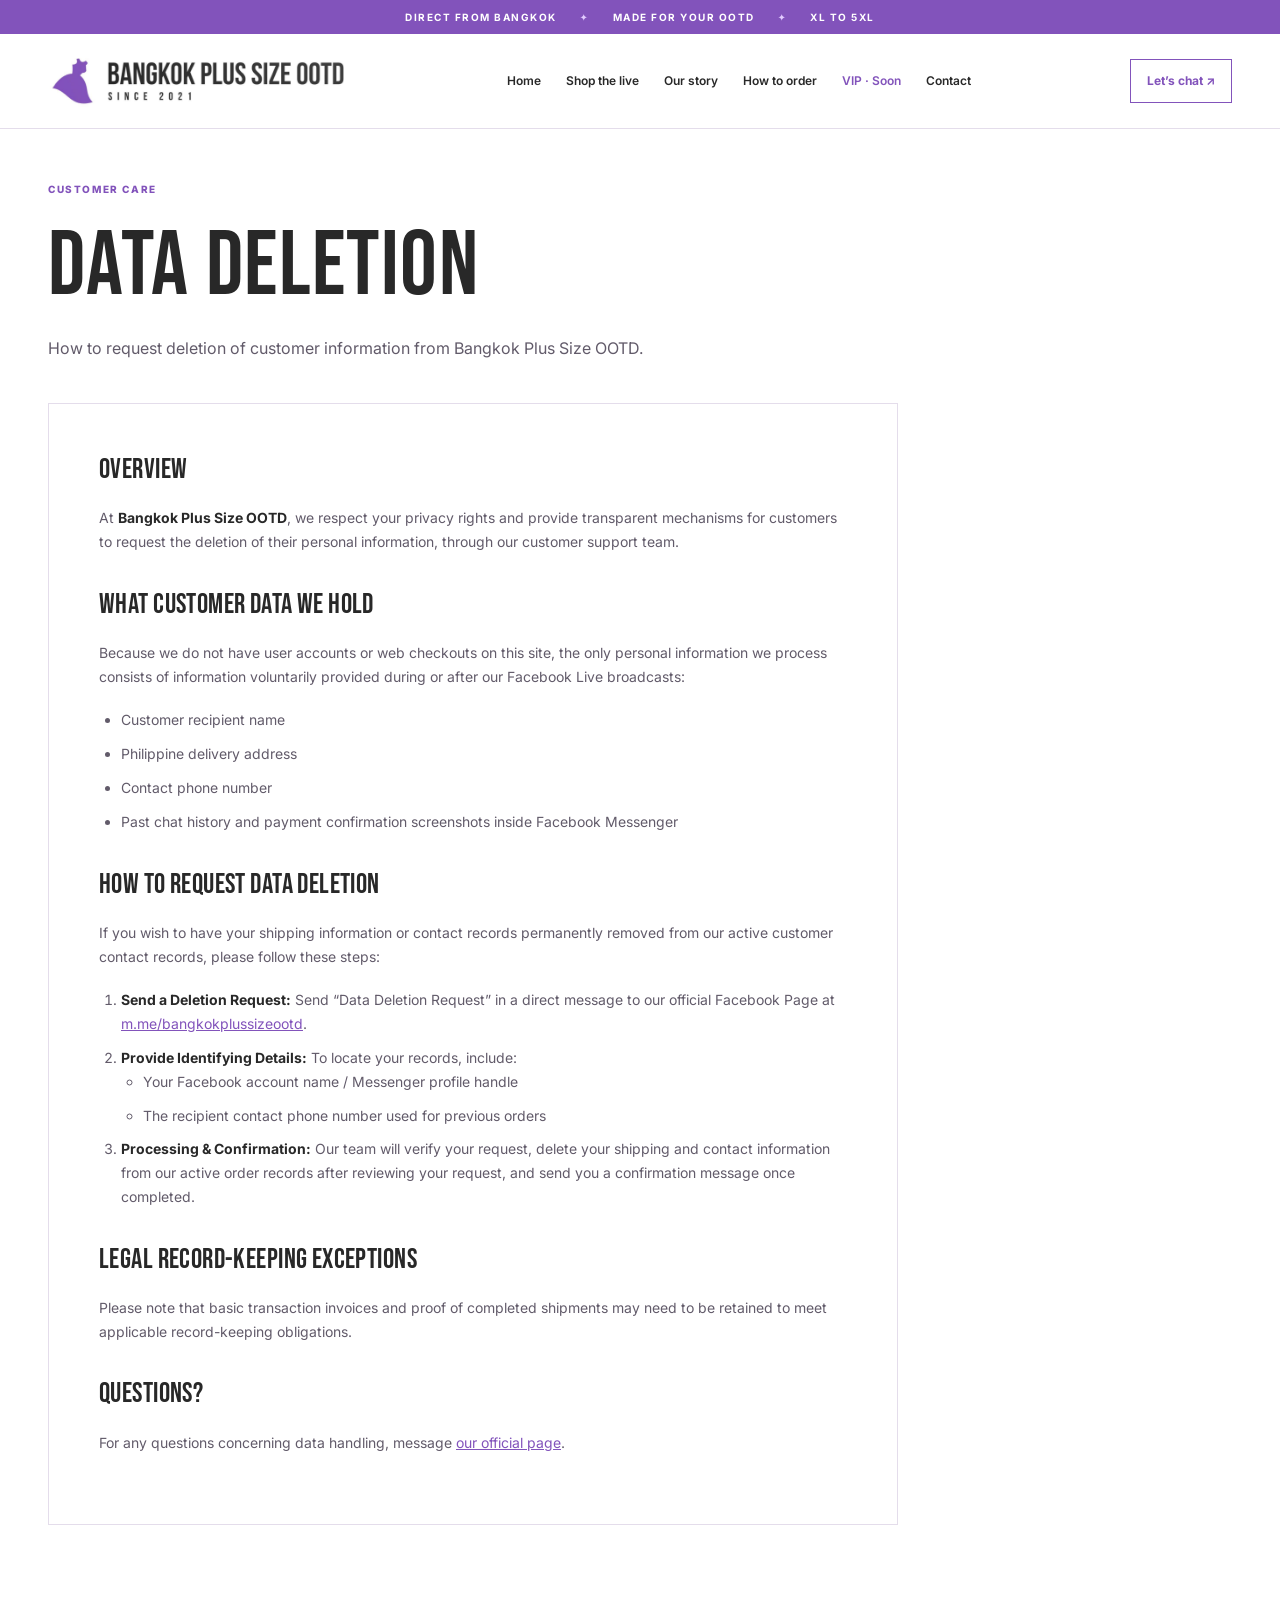
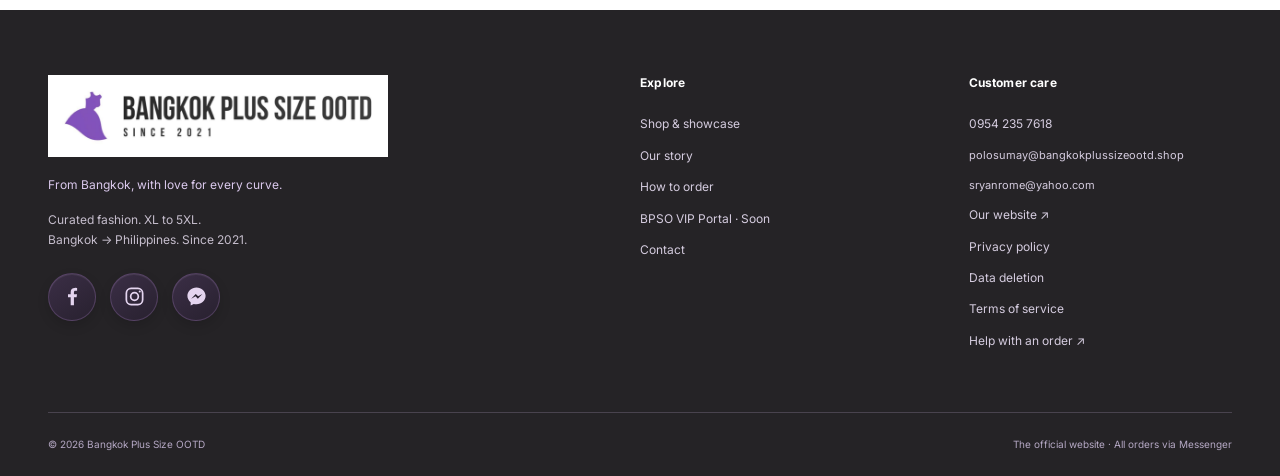
<file: data-deletion.html>
<!doctype html><html lang="en"><head><meta charset="utf-8"><meta name="viewport" content="width=device-width,initial-scale=1"><meta name="theme-color" content="#8253BB"><title>Data deletion | Bangkok Plus Size OOTD</title><meta name="description" content="How to request deletion of customer information from Bangkok Plus Size OOTD."><meta property="og:title" content="Data deletion | Bangkok Plus Size OOTD"><meta property="og:description" content="How to request deletion of customer information from Bangkok Plus Size OOTD."><meta property="og:type" content="website"><link rel="icon" href="assets/favicon.svg" type="image/svg+xml"><link rel="preconnect" href="https://fonts.googleapis.com"><link rel="preconnect" href="https://fonts.gstatic.com" crossorigin><link href="https://fonts.googleapis.com/css2?family=Bebas+Neue&family=Inter:wght@400;500;600;700;800&display=swap" rel="stylesheet"><link rel="stylesheet" href="css/styles.css"><link rel="stylesheet" href="css/motion.css"><link rel="stylesheet" href="css/showcase.css"><link rel="stylesheet" href="css/launch.css"><script src="js/script.js" defer></script><link rel="canonical" href="https://bangkokplussizeootd.shop/data-deletion.html"><meta property="og:url" content="https://bangkokplussizeootd.shop/data-deletion.html"><meta property="og:site_name" content="Bangkok Plus Size OOTD"><meta property="og:image" content="https://bangkokplussizeootd.shop/assets/brand-original.jpg"><meta property="og:image:alt" content="Bangkok Plus Size OOTD — Since 2021"><meta name="twitter:card" content="summary_large_image"></head><body><a class="skip-link" href="#main-content">Skip to content</a><div class="announcement">DIRECT FROM BANGKOK <span aria-hidden="true">✦</span> MADE FOR YOUR OOTD <span aria-hidden="true">✦</span> XL TO 5XL</div><header class="site-header"><div class="reading-progress" aria-hidden="true"></div><div class="container header-inner"><a href="index.html" class="brand" aria-label="Bangkok Plus Size OOTD home"><img src="assets/logo.svg" width="1371" height="248" alt="Bangkok Plus Size OOTD — Since 2021"></a><button class="nav-toggle" aria-expanded="false" aria-controls="navigation" aria-label="Open menu" hidden><span></span><span></span></button><nav id="navigation" aria-label="Main navigation"><a href="index.html" >Home</a><a href="pieces.html" >Shop the live</a><a href="about.html" >Our story</a><a href="how-to-order.html" >How to order</a><a href="index.html#vip-portal" class="nav-vip">VIP · Soon</a><a href="contact.html" >Contact</a></nav><a href="https://m.me/bangkokplussizeootd" class="header-chat" target="_blank" rel="noopener noreferrer">Let’s chat ↗</a></div></header><main id="main-content"><section class="page-intro container"><p class="eyebrow">CUSTOMER CARE</p><h1>Data deletion</h1><p class="lead">How to request deletion of customer information from Bangkok Plus Size OOTD.</p></section><section class="container policy-wrap"><article class="policy-card">
        <h2>Overview</h2>
        <p>
          At <strong>Bangkok Plus Size OOTD</strong>, we respect your privacy rights and provide transparent mechanisms for customers to request the deletion of their personal information, through our customer support team.
        </p>

        <h2>What Customer Data We Hold</h2>
        <p>
          Because we do not have user accounts or web checkouts on this site, the only personal information we process consists of information voluntarily provided during or after our Facebook Live broadcasts:
        </p>
        <ul>
          <li>Customer recipient name</li>
          <li>Philippine delivery address</li>
          <li>Contact phone number</li>
          <li>Past chat history and payment confirmation screenshots inside Facebook Messenger</li>
        </ul>

        <h2>How to Request Data Deletion</h2>
        <p>
          If you wish to have your shipping information or contact records permanently removed from our active customer contact records, please follow these steps:
        </p>

        <ol>
          <li>
            <strong>Send a Deletion Request:</strong> Send “Data Deletion Request” in a direct message to our official Facebook Page at <a href="https://m.me/bangkokplussizeootd" target="_blank" rel="noopener noreferrer">m.me/bangkokplussizeootd</a>.
          </li>
          <li>
            <strong>Provide Identifying Details:</strong> To locate your records, include:
            <ul>
              <li>Your Facebook account name / Messenger profile handle</li>
              <li>The recipient contact phone number used for previous orders</li>
            </ul>
          </li>
          <li>
            <strong>Processing &amp; Confirmation:</strong> Our team will verify your request, delete your shipping and contact information from our active order records after reviewing your request, and send you a confirmation message once completed.
          </li>
        </ol>

        <h2>Legal Record-Keeping Exceptions</h2>
        <p>
          Please note that basic transaction invoices and proof of completed shipments may need to be retained to meet applicable record-keeping obligations.
        </p>

        <h2>Questions?</h2>
        <p>
          For any questions concerning data handling, message <a href="https://m.me/bangkokplussizeootd" class="" target="_blank" rel="noopener noreferrer">our official page</a>.
        </p>
      </article></section></main><footer class="site-footer"><div class="container"><div class="footer-grid"><div><a class="footer-logo" href="index.html" aria-label="Bangkok Plus Size OOTD home"><img src="assets/logo.svg" width="1371" height="248" loading="lazy" alt="Bangkok Plus Size OOTD — Since 2021"></a><p class="footer-tagline">From Bangkok, with love for every curve.</p><p class="footer-note">Curated fashion. XL to 5XL.<br>Bangkok → Philippines. Since 2021.</p><div class="socials" aria-label="Follow and contact Bangkok Plus Size OOTD"><a class="social-icon social-icon-facebook" style="--social-delay:0s" href="https://www.facebook.com/bangkokplussizeootd" target="_blank" rel="noopener noreferrer" aria-label="Facebook — Bangkok Plus Size OOTD (opens in a new tab)" title="Facebook"><svg viewBox="0 0 24 24" width="24" height="24" aria-hidden="true" focusable="false"><path fill="currentColor" d="M13.5 21v-8.2h2.8l.4-3.2h-3.2v-2c0-.9.3-1.6 1.6-1.6h1.7V3.1A22 22 0 0 0 14.3 3c-2.5 0-4.2 1.5-4.2 4.3v2.4H7.3v3.2h2.8V21z"/></svg><span class="social-tooltip" aria-hidden="true">Facebook ↗</span></a><a class="social-icon social-icon-instagram" style="--social-delay:0.65s" href="https://www.instagram.com/bangkokplusizeootd" target="_blank" rel="noopener noreferrer" aria-label="Instagram — Bangkok Plus Size OOTD (opens in a new tab)" title="Instagram"><svg viewBox="0 0 24 24" width="24" height="24" aria-hidden="true" focusable="false"><rect x="3.5" y="3.5" width="17" height="17" rx="5" fill="none" stroke="currentColor" stroke-width="1.8"/><circle cx="12" cy="12" r="4" fill="none" stroke="currentColor" stroke-width="1.8"/><circle cx="17.5" cy="6.8" r="1.1" fill="currentColor"/></svg><span class="social-tooltip" aria-hidden="true">Instagram ↗</span></a><a class="social-icon social-icon-messenger" style="--social-delay:1.3s" href="https://m.me/bangkokplussizeootd" target="_blank" rel="noopener noreferrer" aria-label="Messenger — Bangkok Plus Size OOTD (opens in a new tab)" title="Messenger"><svg viewBox="0 0 24 24" width="24" height="24" aria-hidden="true" focusable="false"><path fill="currentColor" d="M12 2.5c-5.3 0-9.5 3.9-9.5 8.8 0 2.7 1.3 5.1 3.4 6.7v3.5l3.2-1.8c.9.2 1.9.4 2.9.4 5.3 0 9.5-3.9 9.5-8.8S17.3 2.5 12 2.5z"/><path fill="#28212f" d="m6.5 14.3 4.7-5 2.5 2.5 4.4-2.5-4.7 5-2.4-2.5z"/></svg><span class="social-tooltip" aria-hidden="true">Messenger ↗</span></a></div></div><div><h2>Explore</h2><a href="pieces.html">Shop & showcase</a><a href="about.html">Our story</a><a href="how-to-order.html">How to order</a><a href="index.html#vip-portal">BPSO VIP Portal · Soon</a><a href="contact.html">Contact</a></div><div><h2>Customer care</h2><a href="tel:+639542357618">0954 235 7618</a><a href="mailto:polosumay@bangkokplussizeootd.shop">polosumay@bangkokplussizeootd.shop</a><a href="mailto:sryanrome@yahoo.com">sryanrome@yahoo.com</a><a href="https://www.bangkokplussizeootd.shop" target="_blank" rel="noopener noreferrer">Our website ↗</a><a href="privacy.html">Privacy policy</a><a href="data-deletion.html">Data deletion</a><a href="terms.html">Terms of service</a><a href="https://m.me/bangkokplussizeootd" class="" target="_blank" rel="noopener noreferrer">Help with an order ↗</a></div></div><div class="footer-bottom"><span>© <span id="current-year">2026</span> Bangkok Plus Size OOTD</span><span>The official website · All orders via Messenger</span></div></div></footer></body></html>
</file>
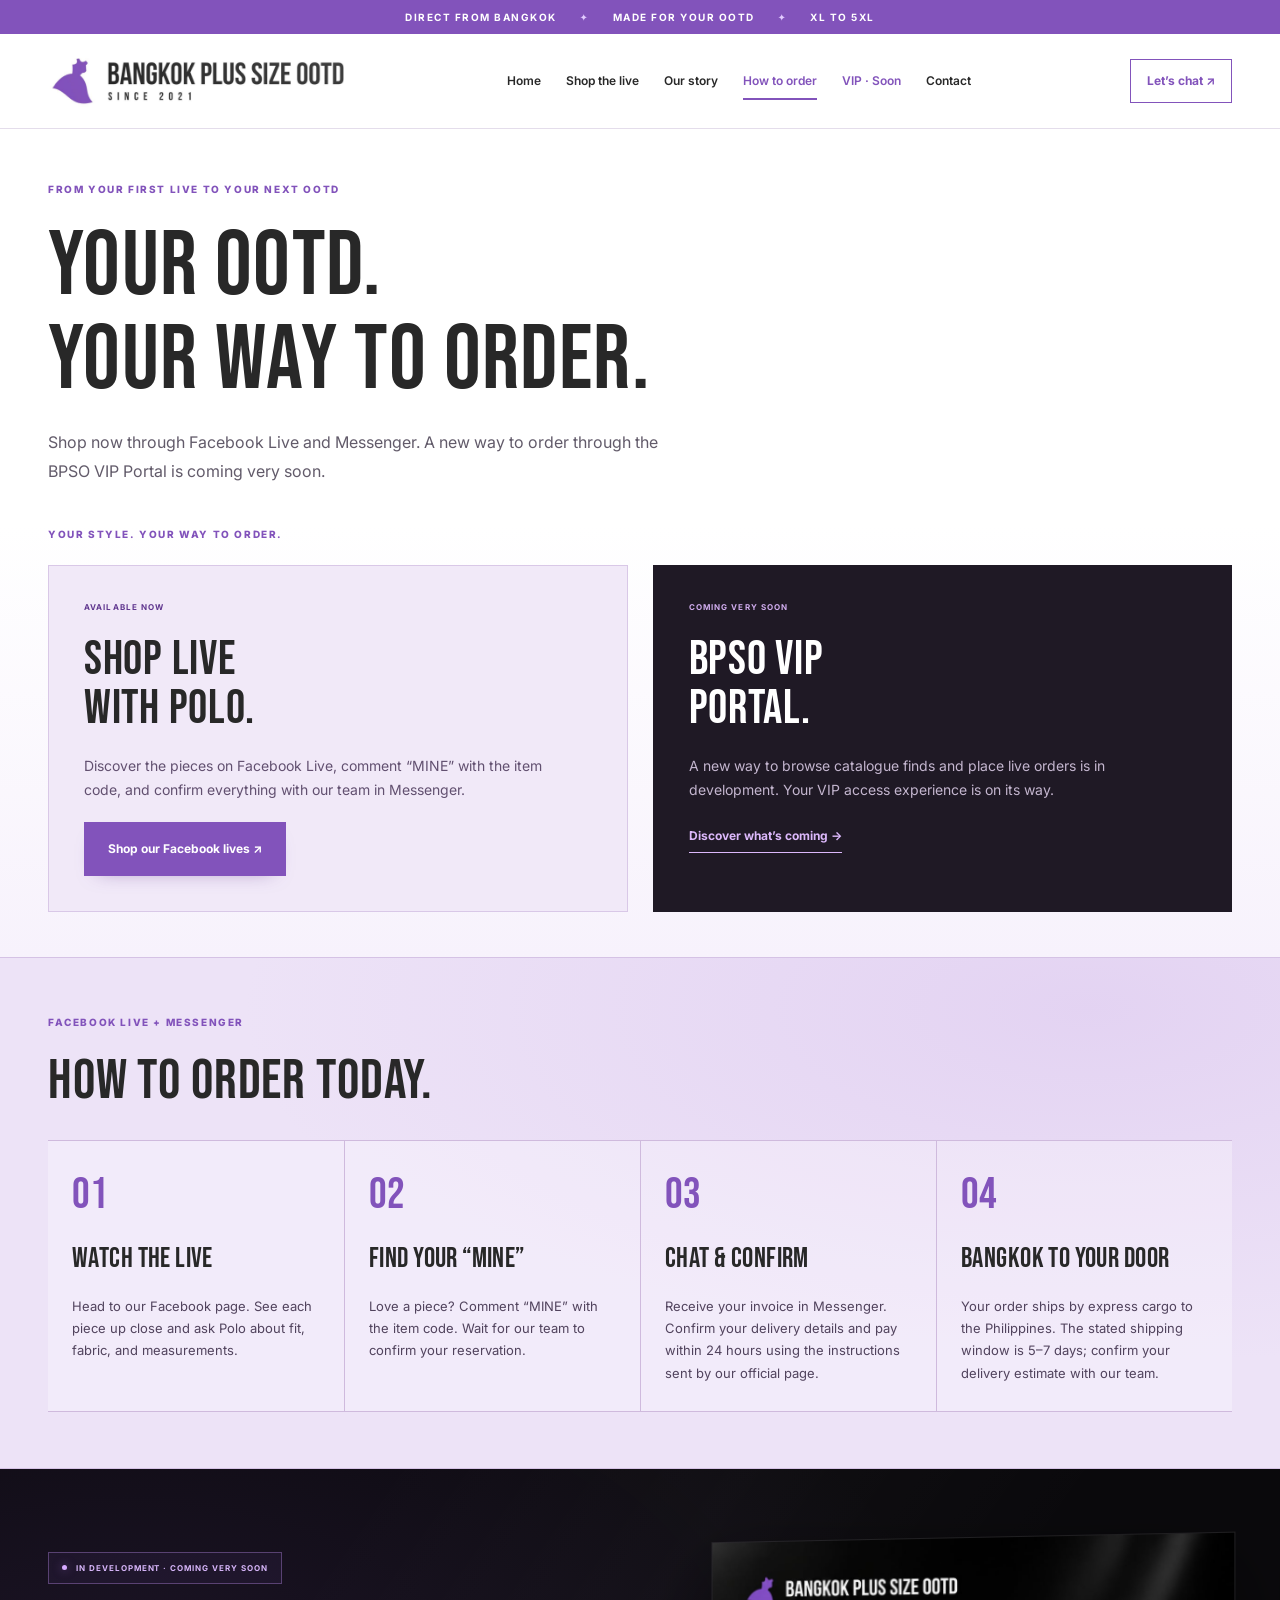
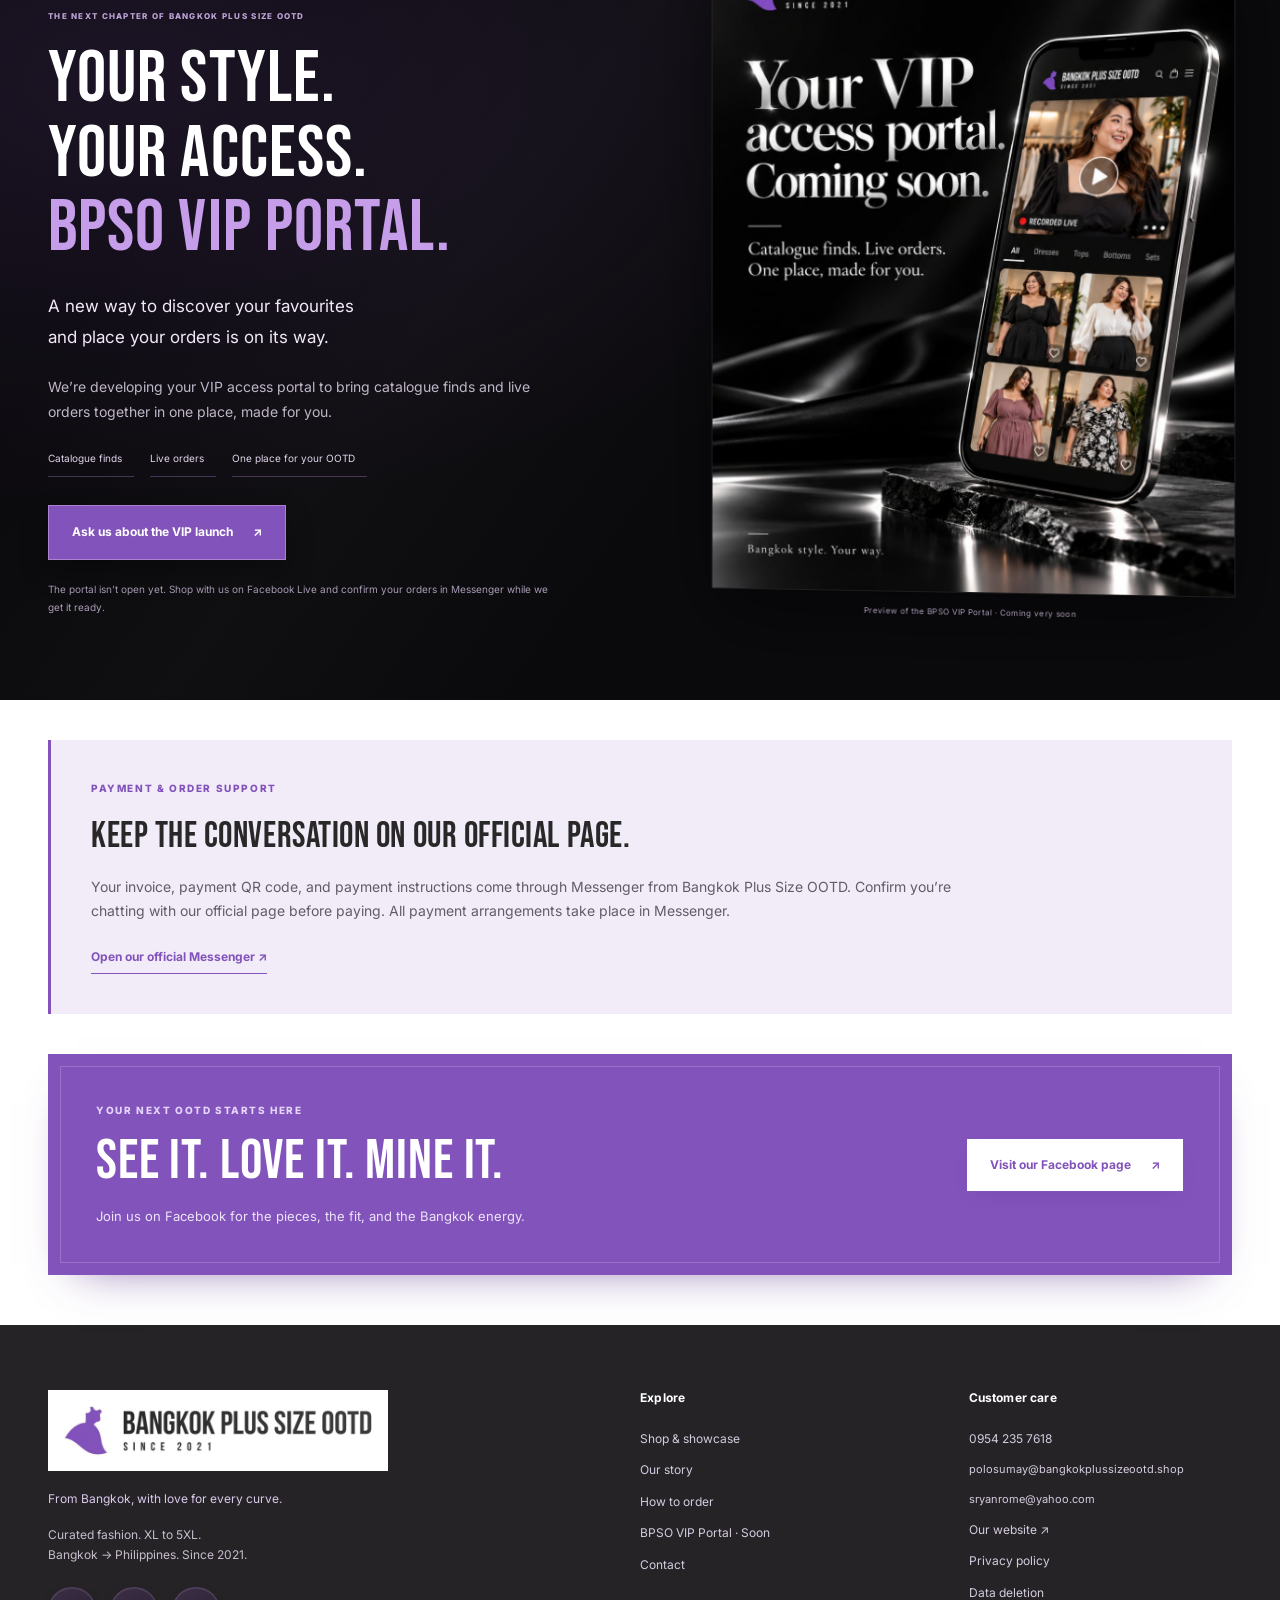
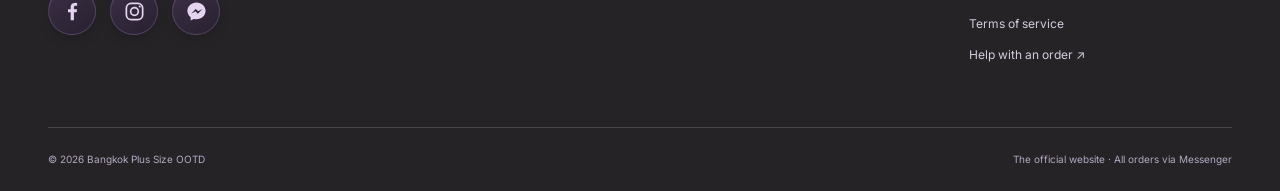
<file: how-to-order.html>
<!doctype html><html lang="en"><head><meta charset="utf-8"><meta name="viewport" content="width=device-width,initial-scale=1"><meta name="theme-color" content="#8253BB"><title>How to order | Bangkok Plus Size OOTD</title><meta name="description" content="Your guide to shopping Bangkok Plus Size OOTD on Facebook Live and confirming your order in Messenger."><meta property="og:title" content="How to order | Bangkok Plus Size OOTD"><meta property="og:description" content="Your guide to shopping Bangkok Plus Size OOTD on Facebook Live and confirming your order in Messenger."><meta property="og:type" content="website"><link rel="icon" href="assets/favicon.svg" type="image/svg+xml"><link rel="preconnect" href="https://fonts.googleapis.com"><link rel="preconnect" href="https://fonts.gstatic.com" crossorigin><link href="https://fonts.googleapis.com/css2?family=Bebas+Neue&family=Inter:wght@400;500;600;700;800&display=swap" rel="stylesheet"><link rel="stylesheet" href="css/styles.css"><link rel="stylesheet" href="css/motion.css"><link rel="stylesheet" href="css/showcase.css"><link rel="stylesheet" href="css/launch.css"><script src="js/script.js" defer></script><link rel="canonical" href="https://bangkokplussizeootd.shop/how-to-order.html"><meta property="og:url" content="https://bangkokplussizeootd.shop/how-to-order.html"><meta property="og:site_name" content="Bangkok Plus Size OOTD"><meta property="og:image" content="https://bangkokplussizeootd.shop/assets/brand-original.jpg"><meta property="og:image:alt" content="Bangkok Plus Size OOTD — Since 2021"><meta name="twitter:card" content="summary_large_image"></head><body><a class="skip-link" href="#main-content">Skip to content</a><div class="announcement">DIRECT FROM BANGKOK <span aria-hidden="true">✦</span> MADE FOR YOUR OOTD <span aria-hidden="true">✦</span> XL TO 5XL</div><header class="site-header"><div class="reading-progress" aria-hidden="true"></div><div class="container header-inner"><a href="index.html" class="brand" aria-label="Bangkok Plus Size OOTD home"><img src="assets/logo.svg" width="1371" height="248" alt="Bangkok Plus Size OOTD — Since 2021"></a><button class="nav-toggle" aria-expanded="false" aria-controls="navigation" aria-label="Open menu" hidden><span></span><span></span></button><nav id="navigation" aria-label="Main navigation"><a href="index.html" >Home</a><a href="pieces.html" >Shop the live</a><a href="about.html" >Our story</a><a href="how-to-order.html" aria-current="page">How to order</a><a href="index.html#vip-portal" class="nav-vip">VIP · Soon</a><a href="contact.html" >Contact</a></nav><a href="https://m.me/bangkokplussizeootd" class="header-chat" target="_blank" rel="noopener noreferrer">Let’s chat ↗</a></div></header><main id="main-content"><section class="page-intro container"><p class="eyebrow">FROM YOUR FIRST LIVE TO YOUR NEXT OOTD</p><h1>Your OOTD.<br>Your way to order.</h1><p class="lead">Shop now through Facebook Live and Messenger. A new way to order through the BPSO VIP Portal is coming very soon.</p></section><section class="order-routes"><div class="container"><p class="eyebrow">YOUR STYLE. YOUR WAY TO ORDER.</p><div class="routes-grid"><article class="route-card route-active"><span class="route-status">AVAILABLE NOW</span><h2>Shop live<br>with Polo.</h2><p>Discover the pieces on Facebook Live, comment “MINE” with the item code, and confirm everything with our team in Messenger.</p><a href="https://www.facebook.com/bangkokplussizeootd" class="btn btn-primary" target="_blank" rel="noopener noreferrer">Shop our Facebook lives ↗</a></article><article class="route-card route-soon"><span class="route-status">COMING VERY SOON</span><h2>BPSO VIP<br>Portal.</h2><p>A new way to browse catalogue finds and place live orders is in development. Your VIP access experience is on its way.</p><a href="index.html#vip-portal" class="text-link">Discover what’s coming →</a></article></div></div></section><section class="ordering-band"><div class="container"><p class="eyebrow">FACEBOOK LIVE + MESSENGER</p><h2 class="ordering-title">How to order today.</h2><div class="steps order-steps"><article><span class="step-num">01</span><h2>Watch the live</h2><p>Head to our Facebook page. See each piece up close and ask Polo about fit, fabric, and measurements.</p></article><article><span class="step-num">02</span><h2>Find your “mine”</h2><p>Love a piece? Comment “MINE” with the item code. Wait for our team to confirm your reservation.</p></article><article><span class="step-num">03</span><h2>Chat & confirm</h2><p>Receive your invoice in Messenger. Confirm your delivery details and pay within 24 hours using the instructions sent by our official page.</p></article><article><span class="step-num">04</span><h2>Bangkok to your door</h2><p>Your order ships by express cargo to the Philippines. The stated shipping window is 5–7 days; confirm your delivery estimate with our team.</p></article></div></div></section><section class="vip-launch" id="vip-portal" aria-labelledby="vip-title"><div class="container vip-grid"><div class="vip-copy"><span class="launch-pill"><span aria-hidden="true"></span> IN DEVELOPMENT · COMING VERY SOON</span><p class="eyebrow">THE NEXT CHAPTER OF BANGKOK PLUS SIZE OOTD</p><h2 id="vip-title">Your style.<br>Your access.<br><em>BPSO VIP Portal.</em></h2><p class="vip-lead">A new way to discover your favourites<br>and place your orders is on its way.</p><p>We’re developing your VIP access portal to bring catalogue finds and live orders together in one place, made for you.</p><div class="vip-promises"><span>Catalogue finds</span><span>Live orders</span><span>One place for your OOTD</span></div><a href="https://m.me/bangkokplussizeootd" class="btn btn-primary" target="_blank" rel="noopener noreferrer">Ask us about the VIP launch <span aria-hidden="true">↗</span></a><p class="vip-footnote">The portal isn’t open yet. Shop with us on Facebook Live and confirm your orders in Messenger while we get it ready.</p></div><figure class="vip-poster"><img src="assets/bpso-vip-coming-soon.jpg" width="1122" height="1402" loading="lazy" decoding="async" alt="BPSO VIP Portal coming soon: catalogue finds and live orders in one place, with an illustrative mobile portal preview"><figcaption>Preview of the BPSO VIP Portal · Coming very soon</figcaption></figure></div></section><aside class="container payment-note"><p class="eyebrow">PAYMENT & ORDER SUPPORT</p><h2>Keep the conversation on our official page.</h2><p>Your invoice, payment QR code, and payment instructions come through Messenger from Bangkok Plus Size OOTD. Confirm you’re chatting with our official page before paying. All payment arrangements take place in Messenger.</p><a href="https://m.me/bangkokplussizeootd" class="text-link" target="_blank" rel="noopener noreferrer">Open our official Messenger ↗</a></aside><section class="cta container"><div><p class="eyebrow">YOUR NEXT OOTD STARTS HERE</p><h2>See it. Love it. Mine it.</h2><p>Join us on Facebook for the pieces, the fit, and the Bangkok energy.</p></div><a href="https://www.facebook.com/bangkokplussizeootd" class="btn btn-primary" target="_blank" rel="noopener noreferrer">Visit our Facebook page <span aria-hidden="true">↗</span></a></section></main><footer class="site-footer"><div class="container"><div class="footer-grid"><div><a class="footer-logo" href="index.html" aria-label="Bangkok Plus Size OOTD home"><img src="assets/logo.svg" width="1371" height="248" loading="lazy" alt="Bangkok Plus Size OOTD — Since 2021"></a><p class="footer-tagline">From Bangkok, with love for every curve.</p><p class="footer-note">Curated fashion. XL to 5XL.<br>Bangkok → Philippines. Since 2021.</p><div class="socials" aria-label="Follow and contact Bangkok Plus Size OOTD"><a class="social-icon social-icon-facebook" style="--social-delay:0s" href="https://www.facebook.com/bangkokplussizeootd" target="_blank" rel="noopener noreferrer" aria-label="Facebook — Bangkok Plus Size OOTD (opens in a new tab)" title="Facebook"><svg viewBox="0 0 24 24" width="24" height="24" aria-hidden="true" focusable="false"><path fill="currentColor" d="M13.5 21v-8.2h2.8l.4-3.2h-3.2v-2c0-.9.3-1.6 1.6-1.6h1.7V3.1A22 22 0 0 0 14.3 3c-2.5 0-4.2 1.5-4.2 4.3v2.4H7.3v3.2h2.8V21z"/></svg><span class="social-tooltip" aria-hidden="true">Facebook ↗</span></a><a class="social-icon social-icon-instagram" style="--social-delay:0.65s" href="https://www.instagram.com/bangkokplusizeootd" target="_blank" rel="noopener noreferrer" aria-label="Instagram — Bangkok Plus Size OOTD (opens in a new tab)" title="Instagram"><svg viewBox="0 0 24 24" width="24" height="24" aria-hidden="true" focusable="false"><rect x="3.5" y="3.5" width="17" height="17" rx="5" fill="none" stroke="currentColor" stroke-width="1.8"/><circle cx="12" cy="12" r="4" fill="none" stroke="currentColor" stroke-width="1.8"/><circle cx="17.5" cy="6.8" r="1.1" fill="currentColor"/></svg><span class="social-tooltip" aria-hidden="true">Instagram ↗</span></a><a class="social-icon social-icon-messenger" style="--social-delay:1.3s" href="https://m.me/bangkokplussizeootd" target="_blank" rel="noopener noreferrer" aria-label="Messenger — Bangkok Plus Size OOTD (opens in a new tab)" title="Messenger"><svg viewBox="0 0 24 24" width="24" height="24" aria-hidden="true" focusable="false"><path fill="currentColor" d="M12 2.5c-5.3 0-9.5 3.9-9.5 8.8 0 2.7 1.3 5.1 3.4 6.7v3.5l3.2-1.8c.9.2 1.9.4 2.9.4 5.3 0 9.5-3.9 9.5-8.8S17.3 2.5 12 2.5z"/><path fill="#28212f" d="m6.5 14.3 4.7-5 2.5 2.5 4.4-2.5-4.7 5-2.4-2.5z"/></svg><span class="social-tooltip" aria-hidden="true">Messenger ↗</span></a></div></div><div><h2>Explore</h2><a href="pieces.html">Shop & showcase</a><a href="about.html">Our story</a><a href="how-to-order.html">How to order</a><a href="index.html#vip-portal">BPSO VIP Portal · Soon</a><a href="contact.html">Contact</a></div><div><h2>Customer care</h2><a href="tel:+639542357618">0954 235 7618</a><a href="mailto:polosumay@bangkokplussizeootd.shop">polosumay@bangkokplussizeootd.shop</a><a href="mailto:sryanrome@yahoo.com">sryanrome@yahoo.com</a><a href="https://www.bangkokplussizeootd.shop" target="_blank" rel="noopener noreferrer">Our website ↗</a><a href="privacy.html">Privacy policy</a><a href="data-deletion.html">Data deletion</a><a href="terms.html">Terms of service</a><a href="https://m.me/bangkokplussizeootd" class="" target="_blank" rel="noopener noreferrer">Help with an order ↗</a></div></div><div class="footer-bottom"><span>© <span id="current-year">2026</span> Bangkok Plus Size OOTD</span><span>The official website · All orders via Messenger</span></div></div></footer></body></html>
</file>
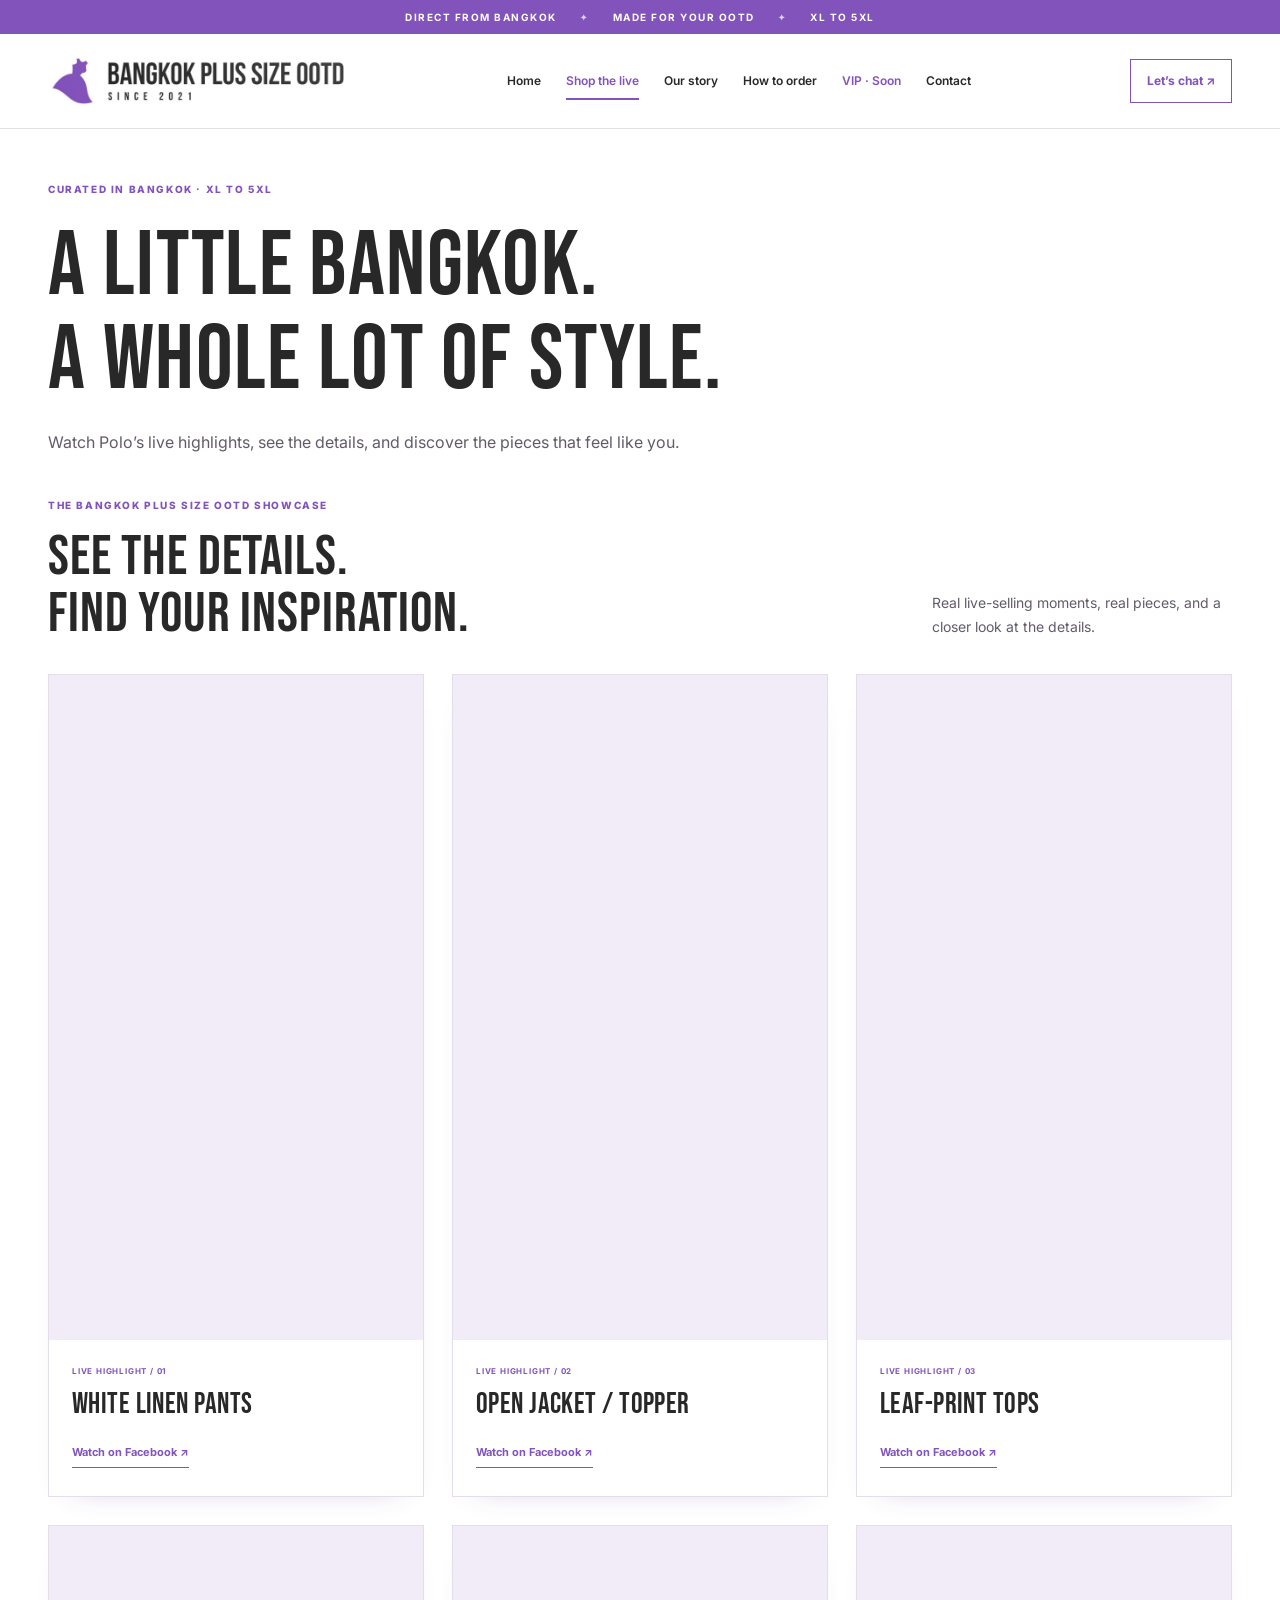
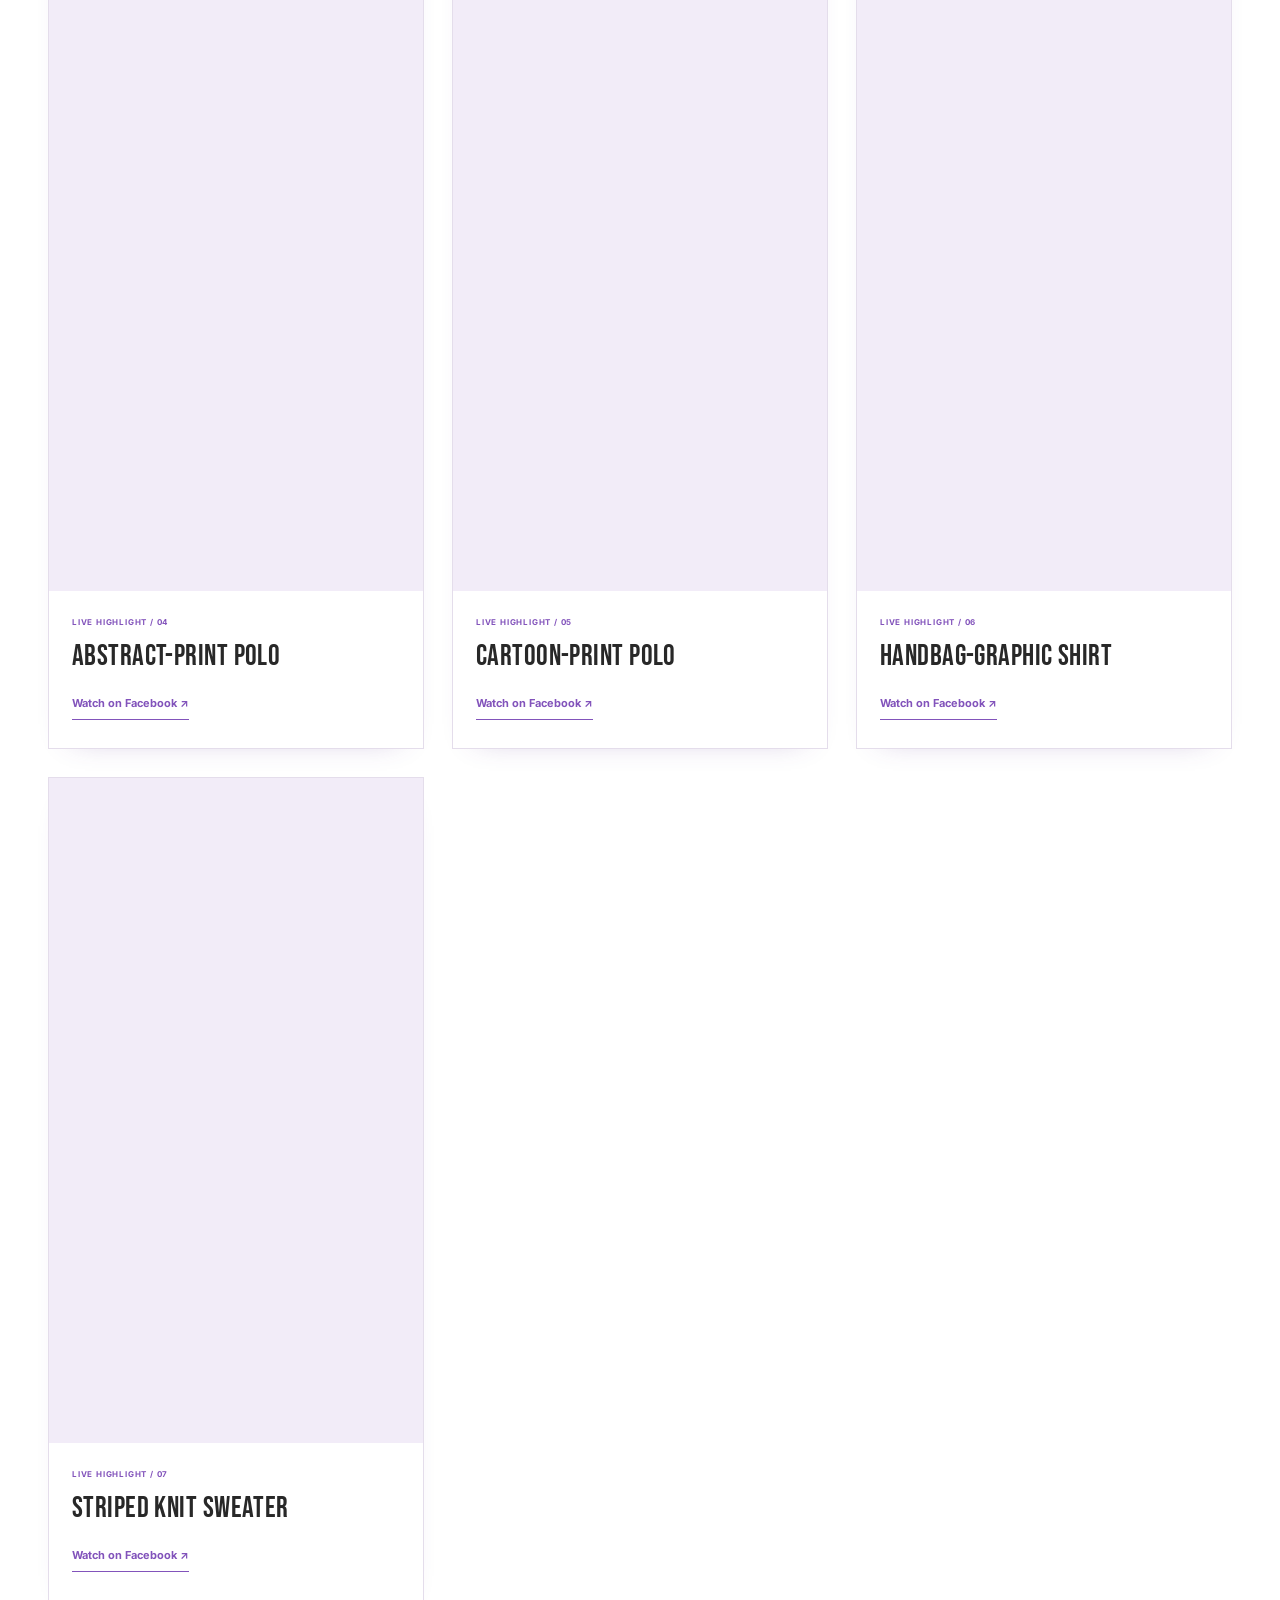
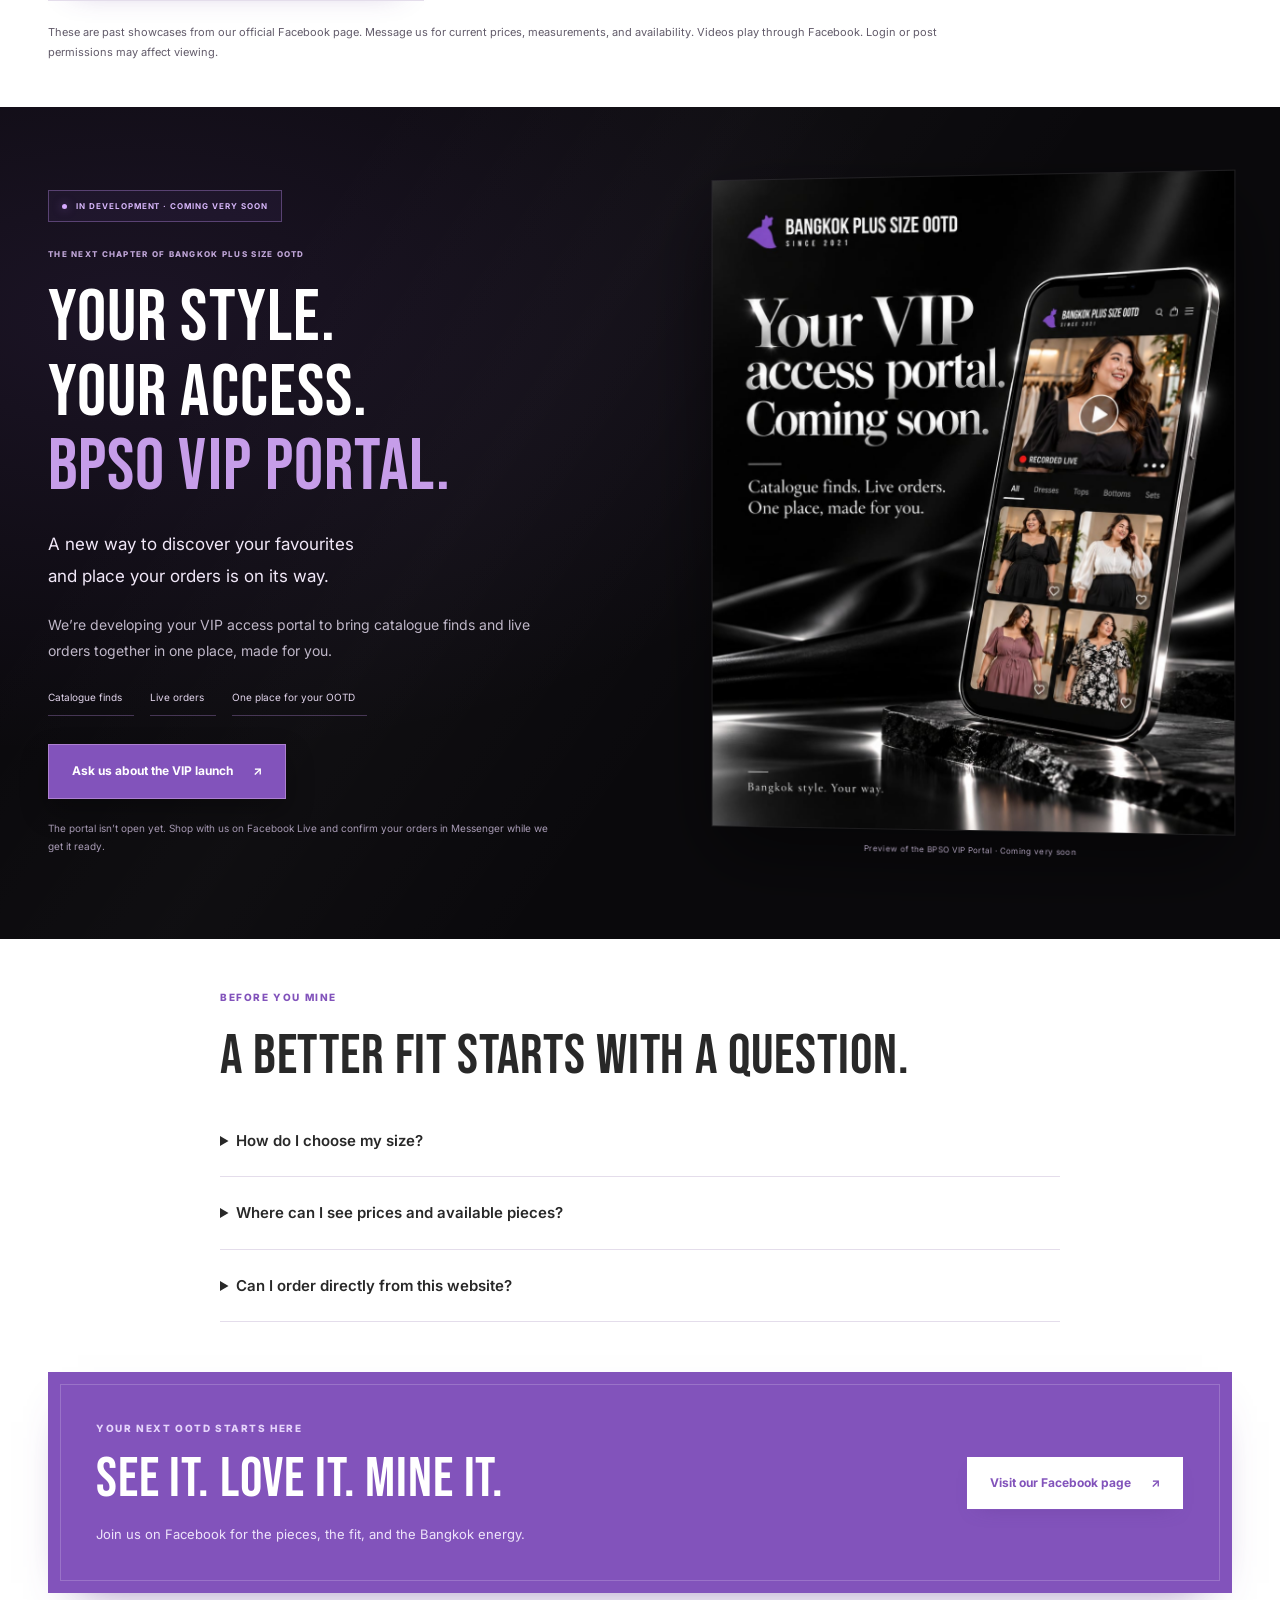
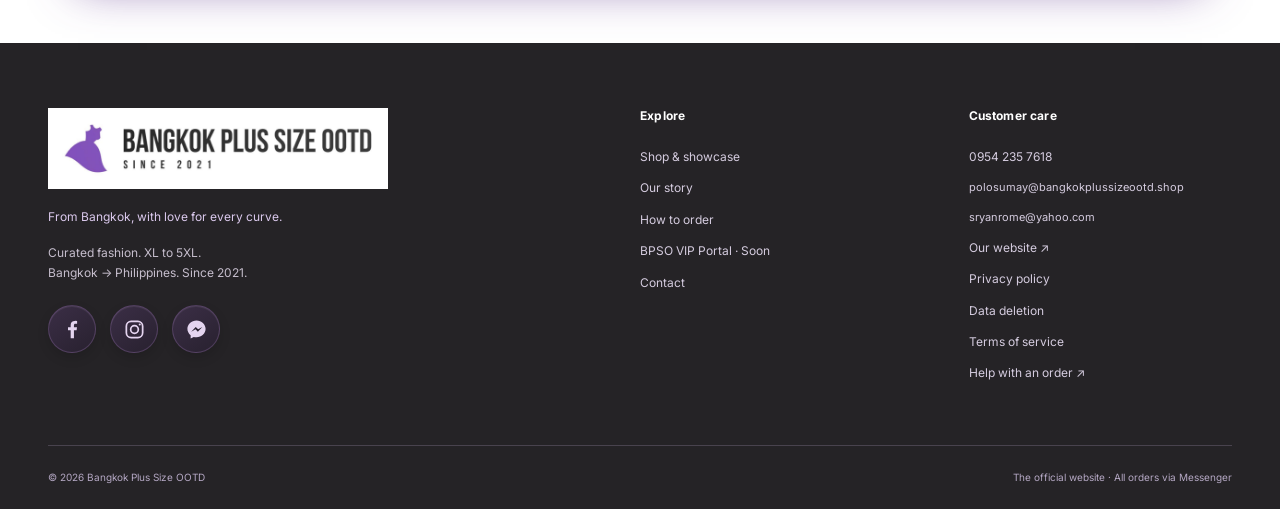
<file: pieces.html>
<!doctype html><html lang="en"><head><meta charset="utf-8"><meta name="viewport" content="width=device-width,initial-scale=1"><meta name="theme-color" content="#8253BB"><title>Shop the live | Bangkok Plus Size OOTD</title><meta name="description" content="Discover the latest Bangkok Plus Size OOTD pieces on Facebook Live. Ask about measurements, colors, prices, and availability."><meta property="og:title" content="Shop the live | Bangkok Plus Size OOTD"><meta property="og:description" content="Discover the latest Bangkok Plus Size OOTD pieces on Facebook Live. Ask about measurements, colors, prices, and availability."><meta property="og:type" content="website"><link rel="icon" href="assets/favicon.svg" type="image/svg+xml"><link rel="preconnect" href="https://fonts.googleapis.com"><link rel="preconnect" href="https://fonts.gstatic.com" crossorigin><link href="https://fonts.googleapis.com/css2?family=Bebas+Neue&family=Inter:wght@400;500;600;700;800&display=swap" rel="stylesheet"><link rel="stylesheet" href="css/styles.css"><link rel="stylesheet" href="css/motion.css"><link rel="stylesheet" href="css/showcase.css"><link rel="stylesheet" href="css/launch.css"><script src="js/script.js" defer></script><link rel="canonical" href="https://bangkokplussizeootd.shop/pieces.html"><meta property="og:url" content="https://bangkokplussizeootd.shop/pieces.html"><meta property="og:site_name" content="Bangkok Plus Size OOTD"><meta property="og:image" content="https://bangkokplussizeootd.shop/assets/brand-original.jpg"><meta property="og:image:alt" content="Bangkok Plus Size OOTD — Since 2021"><meta name="twitter:card" content="summary_large_image"></head><body><a class="skip-link" href="#main-content">Skip to content</a><div class="announcement">DIRECT FROM BANGKOK <span aria-hidden="true">✦</span> MADE FOR YOUR OOTD <span aria-hidden="true">✦</span> XL TO 5XL</div><header class="site-header"><div class="reading-progress" aria-hidden="true"></div><div class="container header-inner"><a href="index.html" class="brand" aria-label="Bangkok Plus Size OOTD home"><img src="assets/logo.svg" width="1371" height="248" alt="Bangkok Plus Size OOTD — Since 2021"></a><button class="nav-toggle" aria-expanded="false" aria-controls="navigation" aria-label="Open menu" hidden><span></span><span></span></button><nav id="navigation" aria-label="Main navigation"><a href="index.html" >Home</a><a href="pieces.html" aria-current="page">Shop the live</a><a href="about.html" >Our story</a><a href="how-to-order.html" >How to order</a><a href="index.html#vip-portal" class="nav-vip">VIP · Soon</a><a href="contact.html" >Contact</a></nav><a href="https://m.me/bangkokplussizeootd" class="header-chat" target="_blank" rel="noopener noreferrer">Let’s chat ↗</a></div></header><main id="main-content"><section class="page-intro container"><p class="eyebrow">CURATED IN BANGKOK · XL TO 5XL</p><h1>A little Bangkok.<br>A whole lot of style.</h1><p class="lead">Watch Polo’s live highlights, see the details, and discover the pieces that feel like you.</p></section><section id="showcase" class="container showcase-collection" aria-labelledby="showcase-title"><div class="section-heading"><div><p class="eyebrow">THE BANGKOK PLUS SIZE OOTD SHOWCASE</p><h2 id="showcase-title">See the details.<br>Find your inspiration.</h2></div><p>Real live-selling moments, real pieces, and a closer look at the details.</p></div><div class="showcase-grid" aria-label="Shop showcase"><article class="showcase-card" data-media-type="video"><div class="showcase-media showcase-video" data-social-media="video" data-source-url="https://www.facebook.com/reel/1117838917295200/" data-media-title="White linen pants"><div class="media-loading" aria-hidden="true"><img src="assets/favicon.svg" width="48" height="53" alt=""><span>FROM OUR FACEBOOK LIVE SHOWCASE</span><strong>White linen pants</strong><span>Loading video…</span></div></div><div class="showcase-caption"><span class="index">LIVE HIGHLIGHT / 01</span><h3>White linen pants</h3><a href="https://www.facebook.com/reel/1117838917295200/" class="text-link" target="_blank" rel="noopener noreferrer">Watch on Facebook ↗</a></div></article><article class="showcase-card" data-media-type="video"><div class="showcase-media showcase-video" data-social-media="video" data-source-url="https://www.facebook.com/reel/28581028058258069/" data-media-title="Open jacket / topper"><div class="media-loading" aria-hidden="true"><img src="assets/favicon.svg" width="48" height="53" alt=""><span>FROM OUR FACEBOOK LIVE SHOWCASE</span><strong>Open jacket / topper</strong><span>Loading video…</span></div></div><div class="showcase-caption"><span class="index">LIVE HIGHLIGHT / 02</span><h3>Open jacket / topper</h3><a href="https://www.facebook.com/reel/28581028058258069/" class="text-link" target="_blank" rel="noopener noreferrer">Watch on Facebook ↗</a></div></article><article class="showcase-card" data-media-type="video"><div class="showcase-media showcase-video" data-social-media="video" data-source-url="https://www.facebook.com/reel/1038981572503413/" data-media-title="Leaf-print tops"><div class="media-loading" aria-hidden="true"><img src="assets/favicon.svg" width="48" height="53" alt=""><span>FROM OUR FACEBOOK LIVE SHOWCASE</span><strong>Leaf-print tops</strong><span>Loading video…</span></div></div><div class="showcase-caption"><span class="index">LIVE HIGHLIGHT / 03</span><h3>Leaf-print tops</h3><a href="https://www.facebook.com/reel/1038981572503413/" class="text-link" target="_blank" rel="noopener noreferrer">Watch on Facebook ↗</a></div></article><article class="showcase-card" data-media-type="video"><div class="showcase-media showcase-video" data-social-media="video" data-source-url="https://www.facebook.com/reel/4696318720596663/" data-media-title="Abstract-print polo"><div class="media-loading" aria-hidden="true"><img src="assets/favicon.svg" width="48" height="53" alt=""><span>FROM OUR FACEBOOK LIVE SHOWCASE</span><strong>Abstract-print polo</strong><span>Loading video…</span></div></div><div class="showcase-caption"><span class="index">LIVE HIGHLIGHT / 04</span><h3>Abstract-print polo</h3><a href="https://www.facebook.com/reel/4696318720596663/" class="text-link" target="_blank" rel="noopener noreferrer">Watch on Facebook ↗</a></div></article><article class="showcase-card" data-media-type="video"><div class="showcase-media showcase-video" data-social-media="video" data-source-url="https://www.facebook.com/reel/1106194235109600/" data-media-title="Cartoon-print polo"><div class="media-loading" aria-hidden="true"><img src="assets/favicon.svg" width="48" height="53" alt=""><span>FROM OUR FACEBOOK LIVE SHOWCASE</span><strong>Cartoon-print polo</strong><span>Loading video…</span></div></div><div class="showcase-caption"><span class="index">LIVE HIGHLIGHT / 05</span><h3>Cartoon-print polo</h3><a href="https://www.facebook.com/reel/1106194235109600/" class="text-link" target="_blank" rel="noopener noreferrer">Watch on Facebook ↗</a></div></article><article class="showcase-card" data-media-type="video"><div class="showcase-media showcase-video" data-social-media="video" data-source-url="https://www.facebook.com/reel/1090898263906898/" data-media-title="Handbag-graphic shirt"><div class="media-loading" aria-hidden="true"><img src="assets/favicon.svg" width="48" height="53" alt=""><span>FROM OUR FACEBOOK LIVE SHOWCASE</span><strong>Handbag-graphic shirt</strong><span>Loading video…</span></div></div><div class="showcase-caption"><span class="index">LIVE HIGHLIGHT / 06</span><h3>Handbag-graphic shirt</h3><a href="https://www.facebook.com/reel/1090898263906898/" class="text-link" target="_blank" rel="noopener noreferrer">Watch on Facebook ↗</a></div></article><article class="showcase-card" data-media-type="video"><div class="showcase-media showcase-video" data-social-media="video" data-source-url="https://www.facebook.com/reel/945380914835016/" data-media-title="Striped knit sweater"><div class="media-loading" aria-hidden="true"><img src="assets/favicon.svg" width="48" height="53" alt=""><span>FROM OUR FACEBOOK LIVE SHOWCASE</span><strong>Striped knit sweater</strong><span>Loading video…</span></div></div><div class="showcase-caption"><span class="index">LIVE HIGHLIGHT / 07</span><h3>Striped knit sweater</h3><a href="https://www.facebook.com/reel/945380914835016/" class="text-link" target="_blank" rel="noopener noreferrer">Watch on Facebook ↗</a></div></article></div><p class="showcase-note">These are past showcases from our official Facebook page. Message us for current prices, measurements, and availability. Videos play through Facebook. Login or post permissions may affect viewing.</p><noscript><p>Open the original Facebook links above to view each video.</p></noscript></section><section class="vip-launch" id="vip-portal" aria-labelledby="vip-title"><div class="container vip-grid"><div class="vip-copy"><span class="launch-pill"><span aria-hidden="true"></span> IN DEVELOPMENT · COMING VERY SOON</span><p class="eyebrow">THE NEXT CHAPTER OF BANGKOK PLUS SIZE OOTD</p><h2 id="vip-title">Your style.<br>Your access.<br><em>BPSO VIP Portal.</em></h2><p class="vip-lead">A new way to discover your favourites<br>and place your orders is on its way.</p><p>We’re developing your VIP access portal to bring catalogue finds and live orders together in one place, made for you.</p><div class="vip-promises"><span>Catalogue finds</span><span>Live orders</span><span>One place for your OOTD</span></div><a href="https://m.me/bangkokplussizeootd" class="btn btn-primary" target="_blank" rel="noopener noreferrer">Ask us about the VIP launch <span aria-hidden="true">↗</span></a><p class="vip-footnote">The portal isn’t open yet. Shop with us on Facebook Live and confirm your orders in Messenger while we get it ready.</p></div><figure class="vip-poster"><img src="assets/bpso-vip-coming-soon.jpg" width="1122" height="1402" loading="lazy" decoding="async" alt="BPSO VIP Portal coming soon: catalogue finds and live orders in one place, with an illustrative mobile portal preview"><figcaption>Preview of the BPSO VIP Portal · Coming very soon</figcaption></figure></div></section><section class="container faq section"><p class="eyebrow">BEFORE YOU MINE</p><h2>A better fit starts with a question.</h2><details><summary>How do I choose my size?</summary><p>Our overall range is XL to 5XL. Sizes vary by piece, so ask our host for the garment’s measurements and compare them with a comfortable item you own.</p></details><details><summary>Where can I see prices and available pieces?</summary><p>Visit our Facebook page for live showcases. Our team confirms pricing, colors, sizing, and availability for the piece you’re interested in.</p></details><details><summary>Can I order directly from this website?</summary><p>We take orders through our Facebook Live and Messenger. Message the official page for help reserving a piece and confirming your order.</p></details></section><section class="cta container"><div><p class="eyebrow">YOUR NEXT OOTD STARTS HERE</p><h2>See it. Love it. Mine it.</h2><p>Join us on Facebook for the pieces, the fit, and the Bangkok energy.</p></div><a href="https://www.facebook.com/bangkokplussizeootd" class="btn btn-primary" target="_blank" rel="noopener noreferrer">Visit our Facebook page <span aria-hidden="true">↗</span></a></section></main><footer class="site-footer"><div class="container"><div class="footer-grid"><div><a class="footer-logo" href="index.html" aria-label="Bangkok Plus Size OOTD home"><img src="assets/logo.svg" width="1371" height="248" loading="lazy" alt="Bangkok Plus Size OOTD — Since 2021"></a><p class="footer-tagline">From Bangkok, with love for every curve.</p><p class="footer-note">Curated fashion. XL to 5XL.<br>Bangkok → Philippines. Since 2021.</p><div class="socials" aria-label="Follow and contact Bangkok Plus Size OOTD"><a class="social-icon social-icon-facebook" style="--social-delay:0s" href="https://www.facebook.com/bangkokplussizeootd" target="_blank" rel="noopener noreferrer" aria-label="Facebook — Bangkok Plus Size OOTD (opens in a new tab)" title="Facebook"><svg viewBox="0 0 24 24" width="24" height="24" aria-hidden="true" focusable="false"><path fill="currentColor" d="M13.5 21v-8.2h2.8l.4-3.2h-3.2v-2c0-.9.3-1.6 1.6-1.6h1.7V3.1A22 22 0 0 0 14.3 3c-2.5 0-4.2 1.5-4.2 4.3v2.4H7.3v3.2h2.8V21z"/></svg><span class="social-tooltip" aria-hidden="true">Facebook ↗</span></a><a class="social-icon social-icon-instagram" style="--social-delay:0.65s" href="https://www.instagram.com/bangkokplusizeootd" target="_blank" rel="noopener noreferrer" aria-label="Instagram — Bangkok Plus Size OOTD (opens in a new tab)" title="Instagram"><svg viewBox="0 0 24 24" width="24" height="24" aria-hidden="true" focusable="false"><rect x="3.5" y="3.5" width="17" height="17" rx="5" fill="none" stroke="currentColor" stroke-width="1.8"/><circle cx="12" cy="12" r="4" fill="none" stroke="currentColor" stroke-width="1.8"/><circle cx="17.5" cy="6.8" r="1.1" fill="currentColor"/></svg><span class="social-tooltip" aria-hidden="true">Instagram ↗</span></a><a class="social-icon social-icon-messenger" style="--social-delay:1.3s" href="https://m.me/bangkokplussizeootd" target="_blank" rel="noopener noreferrer" aria-label="Messenger — Bangkok Plus Size OOTD (opens in a new tab)" title="Messenger"><svg viewBox="0 0 24 24" width="24" height="24" aria-hidden="true" focusable="false"><path fill="currentColor" d="M12 2.5c-5.3 0-9.5 3.9-9.5 8.8 0 2.7 1.3 5.1 3.4 6.7v3.5l3.2-1.8c.9.2 1.9.4 2.9.4 5.3 0 9.5-3.9 9.5-8.8S17.3 2.5 12 2.5z"/><path fill="#28212f" d="m6.5 14.3 4.7-5 2.5 2.5 4.4-2.5-4.7 5-2.4-2.5z"/></svg><span class="social-tooltip" aria-hidden="true">Messenger ↗</span></a></div></div><div><h2>Explore</h2><a href="pieces.html">Shop & showcase</a><a href="about.html">Our story</a><a href="how-to-order.html">How to order</a><a href="index.html#vip-portal">BPSO VIP Portal · Soon</a><a href="contact.html">Contact</a></div><div><h2>Customer care</h2><a href="tel:+639542357618">0954 235 7618</a><a href="mailto:polosumay@bangkokplussizeootd.shop">polosumay@bangkokplussizeootd.shop</a><a href="mailto:sryanrome@yahoo.com">sryanrome@yahoo.com</a><a href="https://www.bangkokplussizeootd.shop" target="_blank" rel="noopener noreferrer">Our website ↗</a><a href="privacy.html">Privacy policy</a><a href="data-deletion.html">Data deletion</a><a href="terms.html">Terms of service</a><a href="https://m.me/bangkokplussizeootd" class="" target="_blank" rel="noopener noreferrer">Help with an order ↗</a></div></div><div class="footer-bottom"><span>© <span id="current-year">2026</span> Bangkok Plus Size OOTD</span><span>The official website · All orders via Messenger</span></div></div></footer></body></html>
</file>
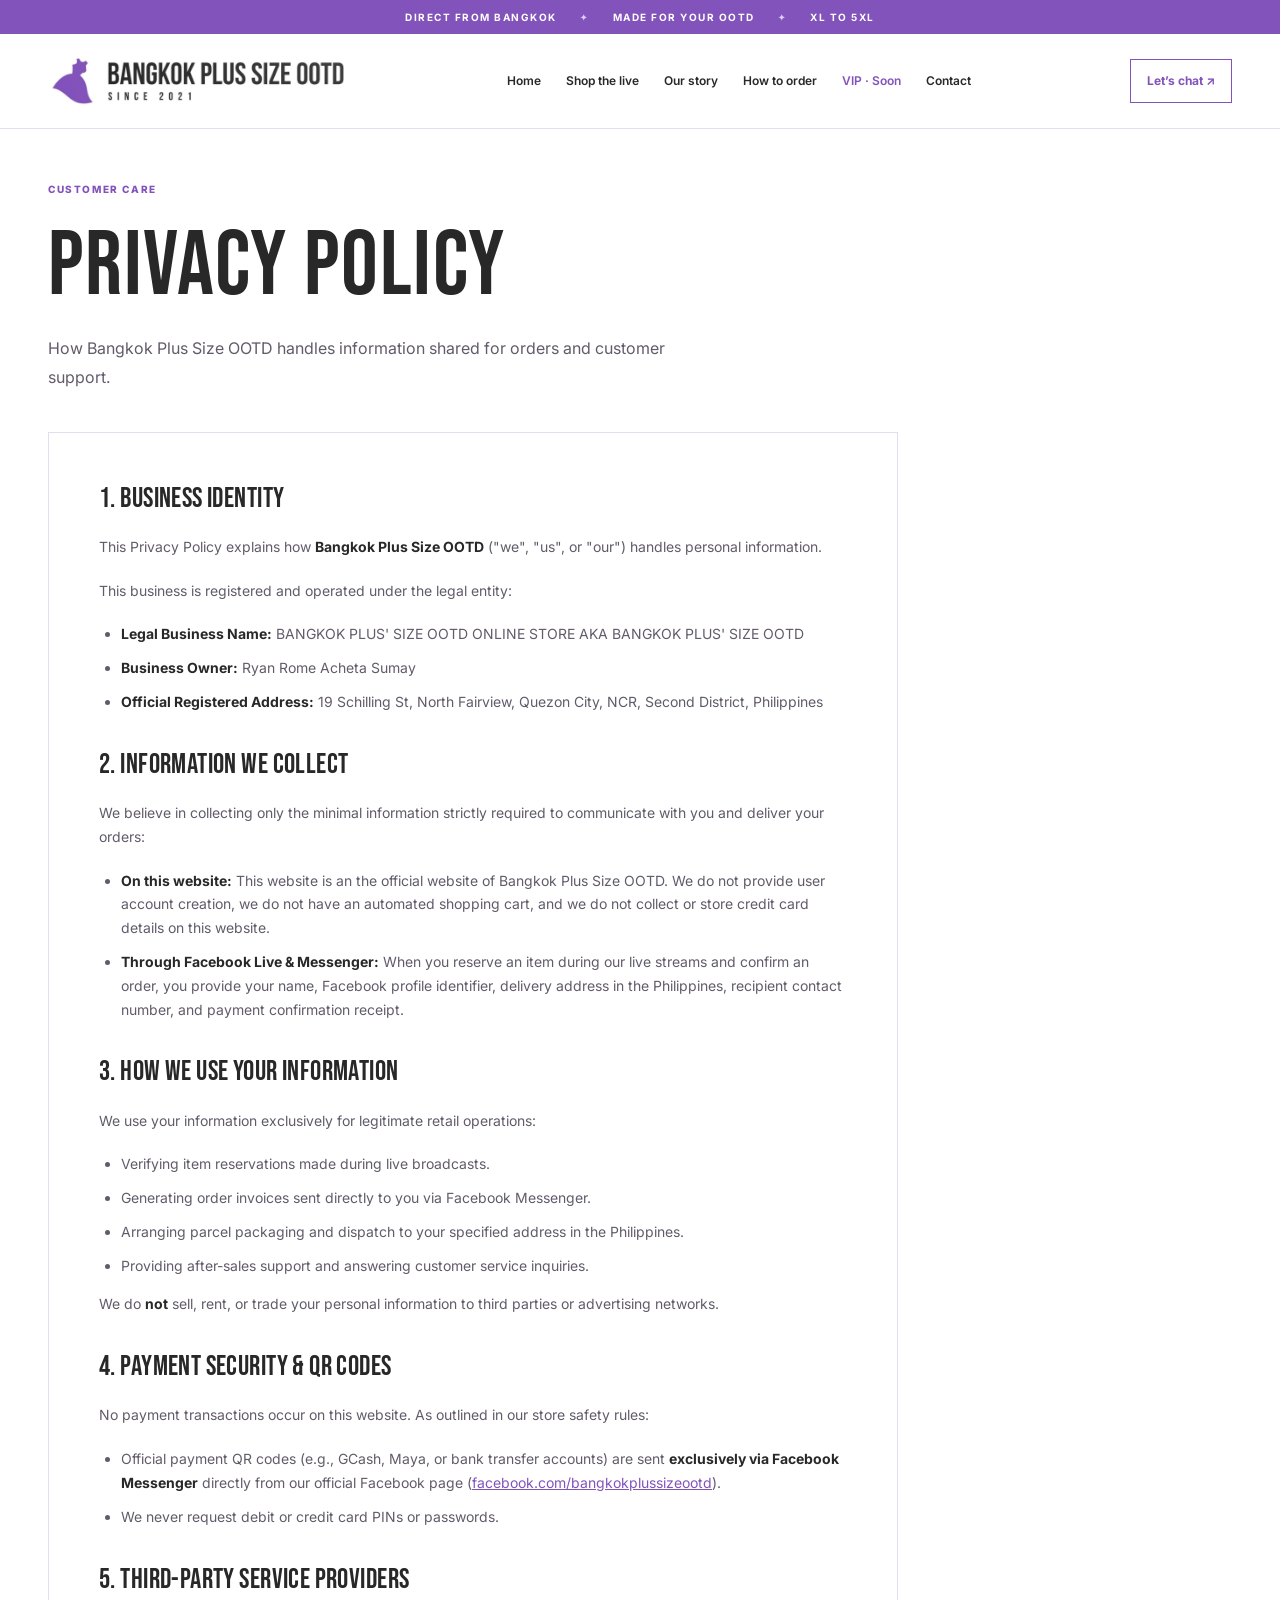
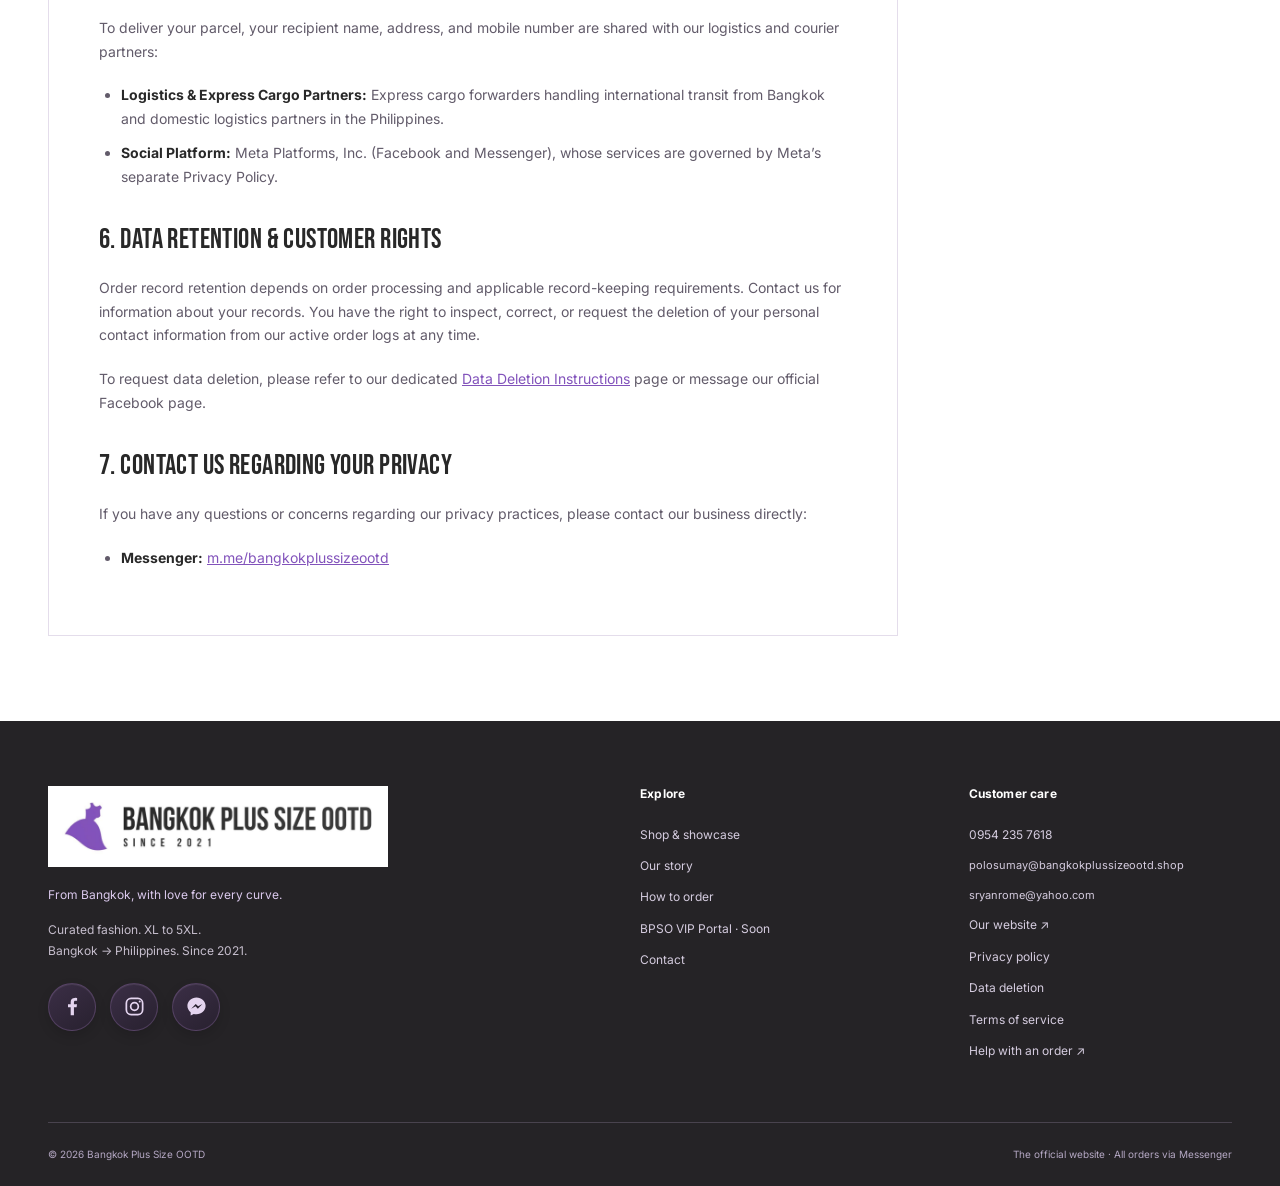
<file: privacy.html>
<!doctype html><html lang="en"><head><meta charset="utf-8"><meta name="viewport" content="width=device-width,initial-scale=1"><meta name="theme-color" content="#8253BB"><title>Privacy policy | Bangkok Plus Size OOTD</title><meta name="description" content="How Bangkok Plus Size OOTD handles information shared for orders and customer support."><meta property="og:title" content="Privacy policy | Bangkok Plus Size OOTD"><meta property="og:description" content="How Bangkok Plus Size OOTD handles information shared for orders and customer support."><meta property="og:type" content="website"><link rel="icon" href="assets/favicon.svg" type="image/svg+xml"><link rel="preconnect" href="https://fonts.googleapis.com"><link rel="preconnect" href="https://fonts.gstatic.com" crossorigin><link href="https://fonts.googleapis.com/css2?family=Bebas+Neue&family=Inter:wght@400;500;600;700;800&display=swap" rel="stylesheet"><link rel="stylesheet" href="css/styles.css"><link rel="stylesheet" href="css/motion.css"><link rel="stylesheet" href="css/showcase.css"><link rel="stylesheet" href="css/launch.css"><script src="js/script.js" defer></script><link rel="canonical" href="https://bangkokplussizeootd.shop/privacy.html"><meta property="og:url" content="https://bangkokplussizeootd.shop/privacy.html"><meta property="og:site_name" content="Bangkok Plus Size OOTD"><meta property="og:image" content="https://bangkokplussizeootd.shop/assets/brand-original.jpg"><meta property="og:image:alt" content="Bangkok Plus Size OOTD — Since 2021"><meta name="twitter:card" content="summary_large_image"></head><body><a class="skip-link" href="#main-content">Skip to content</a><div class="announcement">DIRECT FROM BANGKOK <span aria-hidden="true">✦</span> MADE FOR YOUR OOTD <span aria-hidden="true">✦</span> XL TO 5XL</div><header class="site-header"><div class="reading-progress" aria-hidden="true"></div><div class="container header-inner"><a href="index.html" class="brand" aria-label="Bangkok Plus Size OOTD home"><img src="assets/logo.svg" width="1371" height="248" alt="Bangkok Plus Size OOTD — Since 2021"></a><button class="nav-toggle" aria-expanded="false" aria-controls="navigation" aria-label="Open menu" hidden><span></span><span></span></button><nav id="navigation" aria-label="Main navigation"><a href="index.html" >Home</a><a href="pieces.html" >Shop the live</a><a href="about.html" >Our story</a><a href="how-to-order.html" >How to order</a><a href="index.html#vip-portal" class="nav-vip">VIP · Soon</a><a href="contact.html" >Contact</a></nav><a href="https://m.me/bangkokplussizeootd" class="header-chat" target="_blank" rel="noopener noreferrer">Let’s chat ↗</a></div></header><main id="main-content"><section class="page-intro container"><p class="eyebrow">CUSTOMER CARE</p><h1>Privacy policy</h1><p class="lead">How Bangkok Plus Size OOTD handles information shared for orders and customer support.</p></section><section class="container policy-wrap"><article class="policy-card">
        <h2>1. Business Identity</h2>
        <p>
          This Privacy Policy explains how <strong>Bangkok Plus Size OOTD</strong> ("we", "us", or "our") handles personal information.
        </p>
        <p>
          This business is registered and operated under the legal entity:
        </p>
        <ul>
          <li><strong>Legal Business Name:</strong> BANGKOK PLUS' SIZE OOTD ONLINE STORE AKA BANGKOK PLUS' SIZE OOTD</li>
          <li><strong>Business Owner:</strong> Ryan Rome Acheta Sumay</li>
          <li><strong>Official Registered Address:</strong> 19 Schilling St, North Fairview, Quezon City, NCR, Second District, Philippines</li>
          
          
        </ul>

        <h2>2. Information We Collect</h2>
        <p>
          We believe in collecting only the minimal information strictly required to communicate with you and deliver your orders:
        </p>
        <ul>
          <li><strong>On this website:</strong> This website is an the official website of Bangkok Plus Size OOTD. We do not provide user account creation, we do not have an automated shopping cart, and we do not collect or store credit card details on this website.</li>
          <li><strong>Through Facebook Live &amp; Messenger:</strong> When you reserve an item during our live streams and confirm an order, you provide your name, Facebook profile identifier, delivery address in the Philippines, recipient contact number, and payment confirmation receipt.</li>
        </ul>

        <h2>3. How We Use Your Information</h2>
        <p>We use your information exclusively for legitimate retail operations:</p>
        <ul>
          <li>Verifying item reservations made during live broadcasts.</li>
          <li>Generating order invoices sent directly to you via Facebook Messenger.</li>
          <li>Arranging parcel packaging and dispatch to your specified address in the Philippines.</li>
          <li>Providing after-sales support and answering customer service inquiries.</li>
        </ul>
        <p>
          We do <strong>not</strong> sell, rent, or trade your personal information to third parties or advertising networks.
        </p>

        <h2>4. Payment Security &amp; QR Codes</h2>
        <p>
          No payment transactions occur on this website. As outlined in our store safety rules:
        </p>
        <ul>
          <li>Official payment QR codes (e.g., GCash, Maya, or bank transfer accounts) are sent <strong>exclusively via Facebook Messenger</strong> directly from our official Facebook page (<a href="https://www.facebook.com/bangkokplussizeootd" target="_blank" rel="noopener noreferrer">facebook.com/bangkokplussizeootd</a>).</li>
          <li>We never request debit or credit card PINs or passwords.</li>
        </ul>

        <h2>5. Third-Party Service Providers</h2>
        <p>
          To deliver your parcel, your recipient name, address, and mobile number are shared with our logistics and courier partners:
        </p>
        <ul>
          <li><strong>Logistics &amp; Express Cargo Partners:</strong> Express cargo forwarders handling international transit from Bangkok and domestic logistics partners in the Philippines.</li>
          <li><strong>Social Platform:</strong> Meta Platforms, Inc. (Facebook and Messenger), whose services are governed by Meta’s separate Privacy Policy.</li>
        </ul>

        <h2>6. Data Retention &amp; Customer Rights</h2>
        <p>
          Order record retention depends on order processing and applicable record-keeping requirements. Contact us for information about your records. You have the right to inspect, correct, or request the deletion of your personal contact information from our active order logs at any time.
        </p>
        <p>
          To request data deletion, please refer to our dedicated <a href="data-deletion.html">Data Deletion Instructions</a> page or message our official Facebook page.
        </p>

        <h2>7. Contact Us Regarding Your Privacy</h2>
        <p>
          If you have any questions or concerns regarding our privacy practices, please contact our business directly:
        </p>
        <ul>
          
          
          <li><strong>Messenger:</strong> <a href="https://m.me/bangkokplussizeootd" target="_blank" rel="noopener noreferrer">m.me/bangkokplussizeootd</a></li>
        </ul>
      </article></section></main><footer class="site-footer"><div class="container"><div class="footer-grid"><div><a class="footer-logo" href="index.html" aria-label="Bangkok Plus Size OOTD home"><img src="assets/logo.svg" width="1371" height="248" loading="lazy" alt="Bangkok Plus Size OOTD — Since 2021"></a><p class="footer-tagline">From Bangkok, with love for every curve.</p><p class="footer-note">Curated fashion. XL to 5XL.<br>Bangkok → Philippines. Since 2021.</p><div class="socials" aria-label="Follow and contact Bangkok Plus Size OOTD"><a class="social-icon social-icon-facebook" style="--social-delay:0s" href="https://www.facebook.com/bangkokplussizeootd" target="_blank" rel="noopener noreferrer" aria-label="Facebook — Bangkok Plus Size OOTD (opens in a new tab)" title="Facebook"><svg viewBox="0 0 24 24" width="24" height="24" aria-hidden="true" focusable="false"><path fill="currentColor" d="M13.5 21v-8.2h2.8l.4-3.2h-3.2v-2c0-.9.3-1.6 1.6-1.6h1.7V3.1A22 22 0 0 0 14.3 3c-2.5 0-4.2 1.5-4.2 4.3v2.4H7.3v3.2h2.8V21z"/></svg><span class="social-tooltip" aria-hidden="true">Facebook ↗</span></a><a class="social-icon social-icon-instagram" style="--social-delay:0.65s" href="https://www.instagram.com/bangkokplusizeootd" target="_blank" rel="noopener noreferrer" aria-label="Instagram — Bangkok Plus Size OOTD (opens in a new tab)" title="Instagram"><svg viewBox="0 0 24 24" width="24" height="24" aria-hidden="true" focusable="false"><rect x="3.5" y="3.5" width="17" height="17" rx="5" fill="none" stroke="currentColor" stroke-width="1.8"/><circle cx="12" cy="12" r="4" fill="none" stroke="currentColor" stroke-width="1.8"/><circle cx="17.5" cy="6.8" r="1.1" fill="currentColor"/></svg><span class="social-tooltip" aria-hidden="true">Instagram ↗</span></a><a class="social-icon social-icon-messenger" style="--social-delay:1.3s" href="https://m.me/bangkokplussizeootd" target="_blank" rel="noopener noreferrer" aria-label="Messenger — Bangkok Plus Size OOTD (opens in a new tab)" title="Messenger"><svg viewBox="0 0 24 24" width="24" height="24" aria-hidden="true" focusable="false"><path fill="currentColor" d="M12 2.5c-5.3 0-9.5 3.9-9.5 8.8 0 2.7 1.3 5.1 3.4 6.7v3.5l3.2-1.8c.9.2 1.9.4 2.9.4 5.3 0 9.5-3.9 9.5-8.8S17.3 2.5 12 2.5z"/><path fill="#28212f" d="m6.5 14.3 4.7-5 2.5 2.5 4.4-2.5-4.7 5-2.4-2.5z"/></svg><span class="social-tooltip" aria-hidden="true">Messenger ↗</span></a></div></div><div><h2>Explore</h2><a href="pieces.html">Shop & showcase</a><a href="about.html">Our story</a><a href="how-to-order.html">How to order</a><a href="index.html#vip-portal">BPSO VIP Portal · Soon</a><a href="contact.html">Contact</a></div><div><h2>Customer care</h2><a href="tel:+639542357618">0954 235 7618</a><a href="mailto:polosumay@bangkokplussizeootd.shop">polosumay@bangkokplussizeootd.shop</a><a href="mailto:sryanrome@yahoo.com">sryanrome@yahoo.com</a><a href="https://www.bangkokplussizeootd.shop" target="_blank" rel="noopener noreferrer">Our website ↗</a><a href="privacy.html">Privacy policy</a><a href="data-deletion.html">Data deletion</a><a href="terms.html">Terms of service</a><a href="https://m.me/bangkokplussizeootd" class="" target="_blank" rel="noopener noreferrer">Help with an order ↗</a></div></div><div class="footer-bottom"><span>© <span id="current-year">2026</span> Bangkok Plus Size OOTD</span><span>The official website · All orders via Messenger</span></div></div></footer></body></html>
</file>
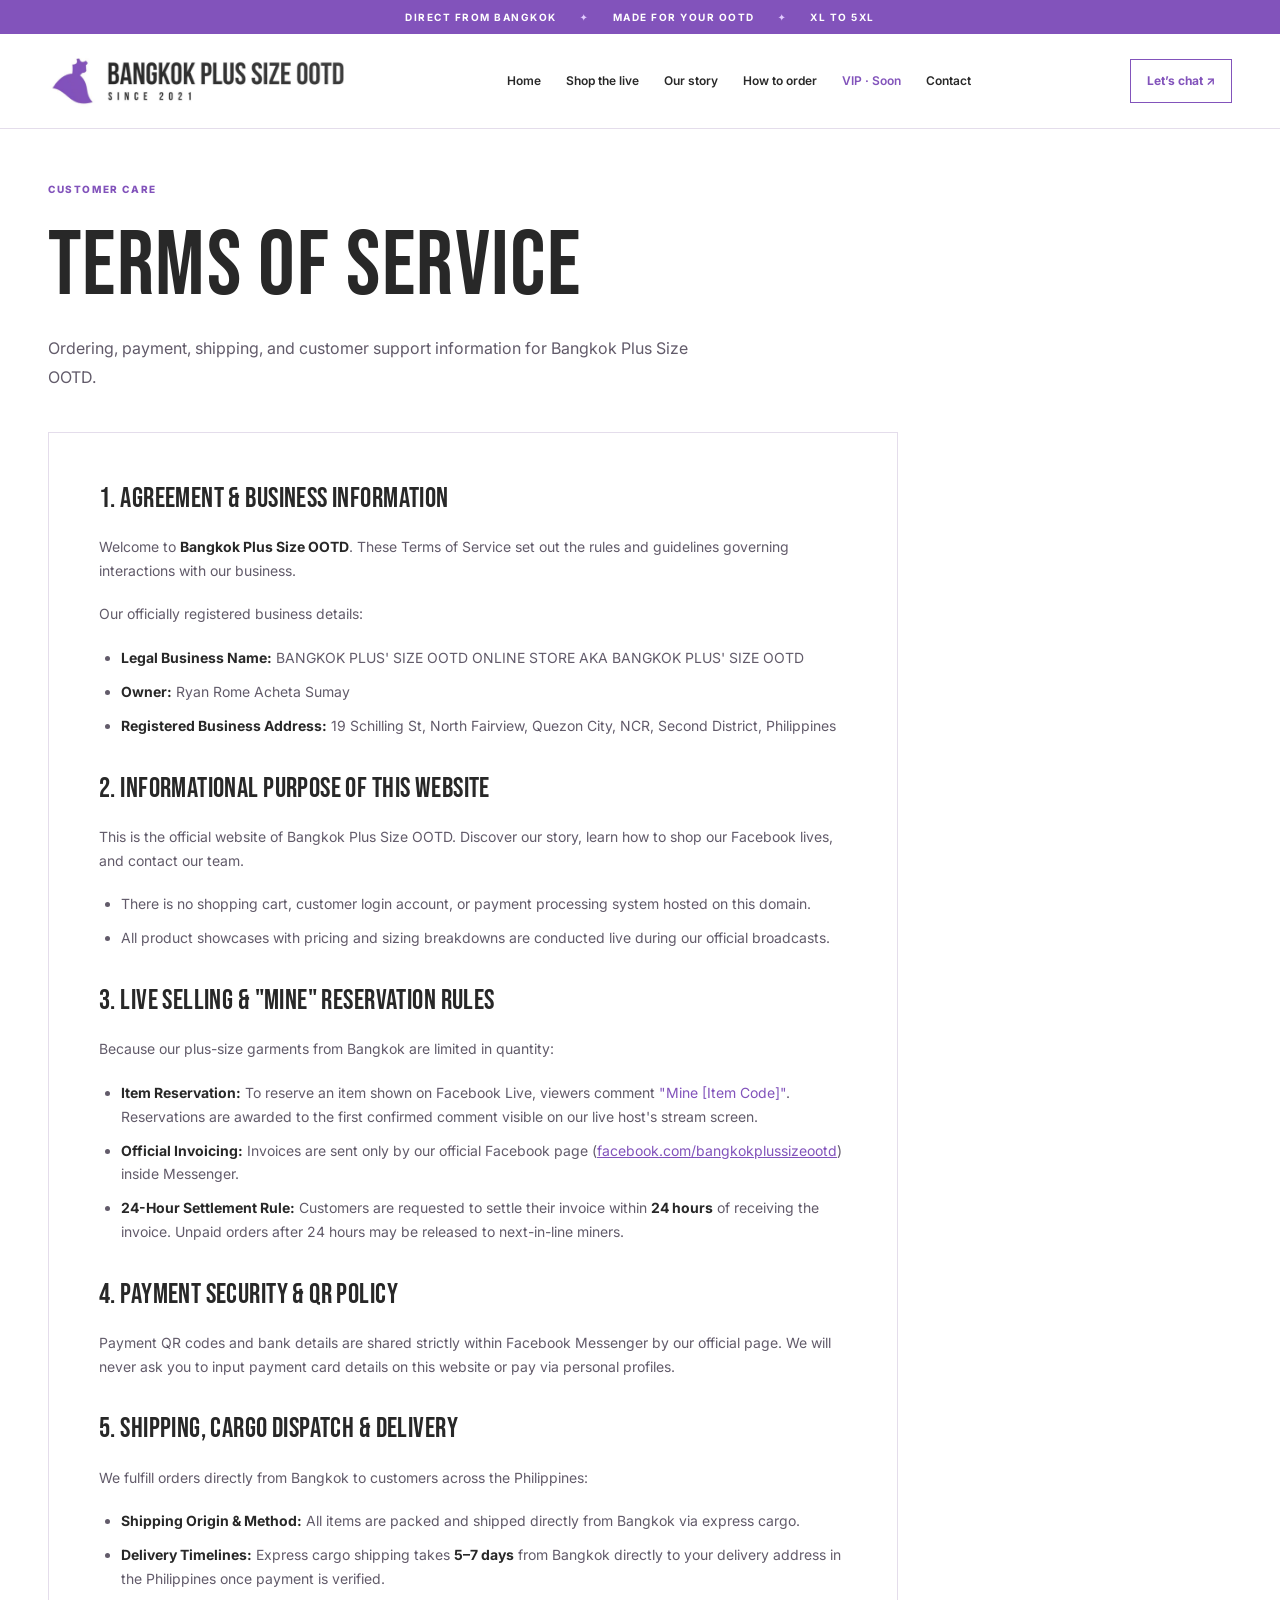
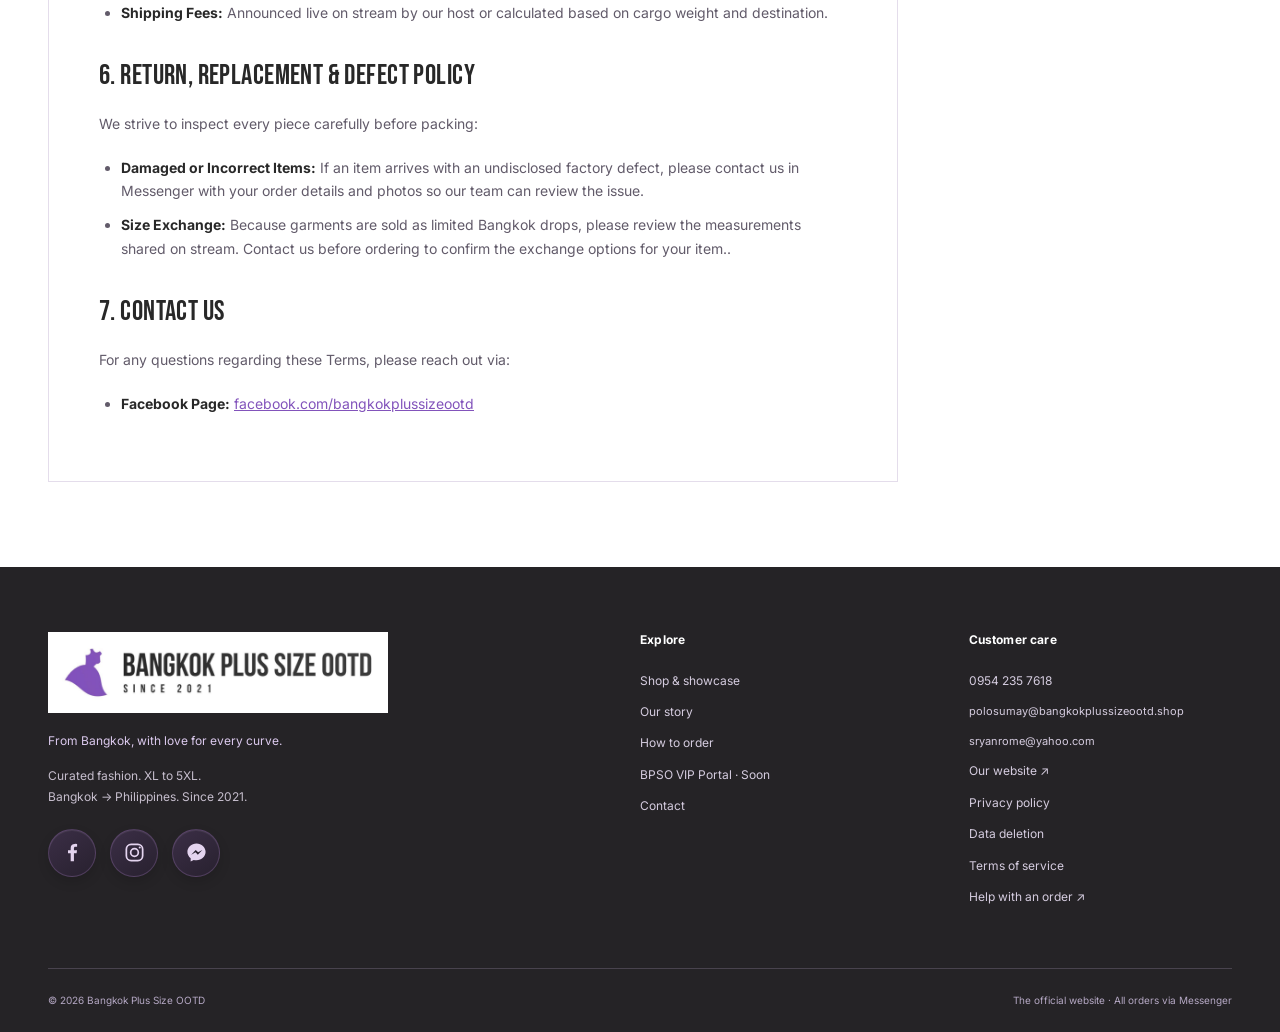
<file: terms.html>
<!doctype html><html lang="en"><head><meta charset="utf-8"><meta name="viewport" content="width=device-width,initial-scale=1"><meta name="theme-color" content="#8253BB"><title>Terms of service | Bangkok Plus Size OOTD</title><meta name="description" content="Ordering, payment, shipping, and customer support information for Bangkok Plus Size OOTD."><meta property="og:title" content="Terms of service | Bangkok Plus Size OOTD"><meta property="og:description" content="Ordering, payment, shipping, and customer support information for Bangkok Plus Size OOTD."><meta property="og:type" content="website"><link rel="icon" href="assets/favicon.svg" type="image/svg+xml"><link rel="preconnect" href="https://fonts.googleapis.com"><link rel="preconnect" href="https://fonts.gstatic.com" crossorigin><link href="https://fonts.googleapis.com/css2?family=Bebas+Neue&family=Inter:wght@400;500;600;700;800&display=swap" rel="stylesheet"><link rel="stylesheet" href="css/styles.css"><link rel="stylesheet" href="css/motion.css"><link rel="stylesheet" href="css/showcase.css"><link rel="stylesheet" href="css/launch.css"><script src="js/script.js" defer></script><link rel="canonical" href="https://bangkokplussizeootd.shop/terms.html"><meta property="og:url" content="https://bangkokplussizeootd.shop/terms.html"><meta property="og:site_name" content="Bangkok Plus Size OOTD"><meta property="og:image" content="https://bangkokplussizeootd.shop/assets/brand-original.jpg"><meta property="og:image:alt" content="Bangkok Plus Size OOTD — Since 2021"><meta name="twitter:card" content="summary_large_image"></head><body><a class="skip-link" href="#main-content">Skip to content</a><div class="announcement">DIRECT FROM BANGKOK <span aria-hidden="true">✦</span> MADE FOR YOUR OOTD <span aria-hidden="true">✦</span> XL TO 5XL</div><header class="site-header"><div class="reading-progress" aria-hidden="true"></div><div class="container header-inner"><a href="index.html" class="brand" aria-label="Bangkok Plus Size OOTD home"><img src="assets/logo.svg" width="1371" height="248" alt="Bangkok Plus Size OOTD — Since 2021"></a><button class="nav-toggle" aria-expanded="false" aria-controls="navigation" aria-label="Open menu" hidden><span></span><span></span></button><nav id="navigation" aria-label="Main navigation"><a href="index.html" >Home</a><a href="pieces.html" >Shop the live</a><a href="about.html" >Our story</a><a href="how-to-order.html" >How to order</a><a href="index.html#vip-portal" class="nav-vip">VIP · Soon</a><a href="contact.html" >Contact</a></nav><a href="https://m.me/bangkokplussizeootd" class="header-chat" target="_blank" rel="noopener noreferrer">Let’s chat ↗</a></div></header><main id="main-content"><section class="page-intro container"><p class="eyebrow">CUSTOMER CARE</p><h1>Terms of service</h1><p class="lead">Ordering, payment, shipping, and customer support information for Bangkok Plus Size OOTD.</p></section><section class="container policy-wrap"><article class="policy-card">
        <h2>1. Agreement &amp; Business Information</h2>
        <p>
          Welcome to <strong>Bangkok Plus Size OOTD</strong>. These Terms of Service set out the rules and guidelines governing interactions with our business.
        </p>
        <p>
          Our officially registered business details:
        </p>
        <ul>
          <li><strong>Legal Business Name:</strong> BANGKOK PLUS' SIZE OOTD ONLINE STORE AKA BANGKOK PLUS' SIZE OOTD</li>
          <li><strong>Owner:</strong> Ryan Rome Acheta Sumay</li>
          <li><strong>Registered Business Address:</strong> 19 Schilling St, North Fairview, Quezon City, NCR, Second District, Philippines</li>
          
          
        </ul>

        <h2>2. Informational Purpose of This Website</h2>
        <p>
          This is the official website of Bangkok Plus Size OOTD. Discover our story, learn how to shop our Facebook lives, and contact our team.
        </p>
        <ul>
          <li>There is no shopping cart, customer login account, or payment processing system hosted on this domain.</li>
          <li>All product showcases with pricing and sizing breakdowns are conducted live during our official broadcasts.</li>
        </ul>

        <h2>3. Live Selling &amp; "Mine" Reservation Rules</h2>
        <p>
          Because our plus-size garments from Bangkok are limited in quantity:
        </p>
        <ul>
          <li><strong>Item Reservation:</strong> To reserve an item shown on Facebook Live, viewers comment <em>"Mine [Item Code]"</em>. Reservations are awarded to the first confirmed comment visible on our live host's stream screen.</li>
          <li><strong>Official Invoicing:</strong> Invoices are sent only by our official Facebook page (<a href="https://www.facebook.com/bangkokplussizeootd" target="_blank" rel="noopener noreferrer">facebook.com/bangkokplussizeootd</a>) inside Messenger.</li>
          <li><strong>24-Hour Settlement Rule:</strong> Customers are requested to settle their invoice within <strong>24 hours</strong> of receiving the invoice. Unpaid orders after 24 hours may be released to next-in-line miners.</li>
        </ul>

        <h2>4. Payment Security &amp; QR Policy</h2>
        <p>
          Payment QR codes and bank details are shared strictly within Facebook Messenger by our official page. We will never ask you to input payment card details on this website or pay via personal profiles.
        </p>

        <h2>5. Shipping, Cargo Dispatch &amp; Delivery</h2>
        <p>
          We fulfill orders directly from Bangkok to customers across the Philippines:
        </p>
        <ul>
          <li><strong>Shipping Origin &amp; Method:</strong> All items are packed and shipped directly from Bangkok via express cargo.</li>
          <li><strong>Delivery Timelines:</strong> Express cargo shipping takes <strong>5&ndash;7 days</strong> from Bangkok directly to your delivery address in the Philippines once payment is verified.</li>
          
          <li><strong>Shipping Fees:</strong> Announced live on stream by our host or calculated based on cargo weight and destination.</li>
        </ul>

        <h2>6. Return, Replacement &amp; Defect Policy</h2>
        <p>
          We strive to inspect every piece carefully before packing:
        </p>
        <ul>
          <li><strong>Damaged or Incorrect Items:</strong> If an item arrives with an undisclosed factory defect, please contact us in Messenger with your order details and photos so our team can review the issue.</li>
          <li><strong>Size Exchange:</strong> Because garments are sold as limited Bangkok drops, please review the measurements shared on stream. Contact us before ordering to confirm the exchange options for your item..</li>
        </ul>

        <h2>7. Contact Us</h2>
        <p>
          For any questions regarding these Terms, please reach out via:
        </p>
        <ul>
          
          
          <li><strong>Facebook Page:</strong> <a href="https://www.facebook.com/bangkokplussizeootd" target="_blank" rel="noopener noreferrer">facebook.com/bangkokplussizeootd</a></li>
        </ul>
      </article></section></main><footer class="site-footer"><div class="container"><div class="footer-grid"><div><a class="footer-logo" href="index.html" aria-label="Bangkok Plus Size OOTD home"><img src="assets/logo.svg" width="1371" height="248" loading="lazy" alt="Bangkok Plus Size OOTD — Since 2021"></a><p class="footer-tagline">From Bangkok, with love for every curve.</p><p class="footer-note">Curated fashion. XL to 5XL.<br>Bangkok → Philippines. Since 2021.</p><div class="socials" aria-label="Follow and contact Bangkok Plus Size OOTD"><a class="social-icon social-icon-facebook" style="--social-delay:0s" href="https://www.facebook.com/bangkokplussizeootd" target="_blank" rel="noopener noreferrer" aria-label="Facebook — Bangkok Plus Size OOTD (opens in a new tab)" title="Facebook"><svg viewBox="0 0 24 24" width="24" height="24" aria-hidden="true" focusable="false"><path fill="currentColor" d="M13.5 21v-8.2h2.8l.4-3.2h-3.2v-2c0-.9.3-1.6 1.6-1.6h1.7V3.1A22 22 0 0 0 14.3 3c-2.5 0-4.2 1.5-4.2 4.3v2.4H7.3v3.2h2.8V21z"/></svg><span class="social-tooltip" aria-hidden="true">Facebook ↗</span></a><a class="social-icon social-icon-instagram" style="--social-delay:0.65s" href="https://www.instagram.com/bangkokplusizeootd" target="_blank" rel="noopener noreferrer" aria-label="Instagram — Bangkok Plus Size OOTD (opens in a new tab)" title="Instagram"><svg viewBox="0 0 24 24" width="24" height="24" aria-hidden="true" focusable="false"><rect x="3.5" y="3.5" width="17" height="17" rx="5" fill="none" stroke="currentColor" stroke-width="1.8"/><circle cx="12" cy="12" r="4" fill="none" stroke="currentColor" stroke-width="1.8"/><circle cx="17.5" cy="6.8" r="1.1" fill="currentColor"/></svg><span class="social-tooltip" aria-hidden="true">Instagram ↗</span></a><a class="social-icon social-icon-messenger" style="--social-delay:1.3s" href="https://m.me/bangkokplussizeootd" target="_blank" rel="noopener noreferrer" aria-label="Messenger — Bangkok Plus Size OOTD (opens in a new tab)" title="Messenger"><svg viewBox="0 0 24 24" width="24" height="24" aria-hidden="true" focusable="false"><path fill="currentColor" d="M12 2.5c-5.3 0-9.5 3.9-9.5 8.8 0 2.7 1.3 5.1 3.4 6.7v3.5l3.2-1.8c.9.2 1.9.4 2.9.4 5.3 0 9.5-3.9 9.5-8.8S17.3 2.5 12 2.5z"/><path fill="#28212f" d="m6.5 14.3 4.7-5 2.5 2.5 4.4-2.5-4.7 5-2.4-2.5z"/></svg><span class="social-tooltip" aria-hidden="true">Messenger ↗</span></a></div></div><div><h2>Explore</h2><a href="pieces.html">Shop & showcase</a><a href="about.html">Our story</a><a href="how-to-order.html">How to order</a><a href="index.html#vip-portal">BPSO VIP Portal · Soon</a><a href="contact.html">Contact</a></div><div><h2>Customer care</h2><a href="tel:+639542357618">0954 235 7618</a><a href="mailto:polosumay@bangkokplussizeootd.shop">polosumay@bangkokplussizeootd.shop</a><a href="mailto:sryanrome@yahoo.com">sryanrome@yahoo.com</a><a href="https://www.bangkokplussizeootd.shop" target="_blank" rel="noopener noreferrer">Our website ↗</a><a href="privacy.html">Privacy policy</a><a href="data-deletion.html">Data deletion</a><a href="terms.html">Terms of service</a><a href="https://m.me/bangkokplussizeootd" class="" target="_blank" rel="noopener noreferrer">Help with an order ↗</a></div></div><div class="footer-bottom"><span>© <span id="current-year">2026</span> Bangkok Plus Size OOTD</span><span>The official website · All orders via Messenger</span></div></div></footer></body></html>
</file>
<file: css/styles.css>
:root{--purple:#8253bb;--deep:#60378f;--ink:#282828;--muted:#625b6a;--paper:#ffffff;--lilac:#f2ecf8;--line:#e4ddeb;--heading:'Bebas Neue',Impact,'Arial Narrow',sans-serif;--body:Inter,system-ui,-apple-system,sans-serif}
*{box-sizing:border-box}body{margin:0;background:var(--paper);color:var(--ink);font:15px/1.7 var(--body);-webkit-font-smoothing:antialiased}a{color:inherit;text-decoration:none}button{font:inherit}img{max-width:100%;height:auto;display:block}p{margin:0 0 1.25rem}h1,h2,h3{font-family:var(--heading);font-weight:400;line-height:1.02;margin:0 0 1.25rem;letter-spacing:.015em}h1{font-size:clamp(56px,7.2vw,104px)}h2{font-size:clamp(38px,4.4vw,60px)}h3{font-size:30px}em{font-style:normal;color:var(--purple)}:focus-visible{outline:3px solid var(--purple);outline-offset:5px}a,button{touch-action:manipulation}::selection{background:#dfcdef}.container{width:calc(100% - 96px);max-width:1240px;margin-inline:auto}.skip-link{position:fixed;top:-100px;left:16px;background:var(--ink);color:#fff;padding:12px 20px;z-index:100}.skip-link:focus{top:12px}.announcement{background:var(--purple);color:#fff;min-height:34px;display:flex;justify-content:center;align-items:center;gap:23px;font-size:10px;font-weight:700;letter-spacing:.15em;padding:8px 16px;text-align:center}.announcement span{color:#e2cbff}.site-header{position:sticky;top:0;background:var(--paper);border-bottom:1px solid var(--line);z-index:20}.header-inner{height:94px;display:flex;align-items:center;justify-content:space-between;gap:24px}.brand{flex-shrink:0;width:280px}.brand img{width:100%;height:auto}nav{display:flex;align-items:center;gap:25px}nav a{font-size:12px;font-weight:600;white-space:nowrap;padding:10px 0;position:relative}nav a:hover,nav a[aria-current]{color:var(--purple)}nav a[aria-current]:after{content:'';position:absolute;bottom:1px;height:2px;background:var(--purple);left:0;right:0}.header-chat{padding:11px 16px;border:1px solid var(--purple);color:var(--purple);font-size:12px;font-weight:700;white-space:nowrap}.nav-toggle{border:0;background:none;padding:12px;width:44px;height:44px}.nav-toggle span{display:block;background:var(--ink);height:2px;width:22px;margin:5px 0}.eyebrow{font-size:10px;font-weight:800;letter-spacing:.16em;color:var(--purple);margin-bottom:23px;line-height:1.6}.tiny-star{font-size:17px;margin-right:8px}.lead{font-size:16px;line-height:1.8;color:var(--muted);max-width:620px}.hero{display:grid;grid-template-columns:1.22fr 1fr;gap:80px;align-items:center;padding-top:58px;padding-bottom:65px}.hero h1{font-size:clamp(72px,8.2vw,118px);line-height:.95;margin-bottom:26px}.hero .lead{max-width:510px}.hero-visual{position:relative;margin-right:23px;max-width:440px;justify-self:end;width:100%;background:var(--lilac);padding:16px 16px 0}.hero-visual>img{width:100%;height:440px;object-fit:cover;object-position:center 30%}.photo-label{font-size:9px;font-weight:700;letter-spacing:.12em;display:flex;justify-content:space-between;align-items:center;padding-bottom:13px}.photo-label>span{font-size:19px}.photo-caption{padding:19px 6px 22px}.photo-caption>span{font-size:10px;display:block;color:var(--muted)}.photo-caption strong{display:flex;justify-content:space-between;font-family:var(--heading);font-size:31px;font-weight:400;line-height:1.3}.photo-caption a{color:var(--purple)}.size-seal{position:absolute;right:-32px;top:42px;transform:rotate(8deg);border-radius:50%;height:100px;width:100px;background:var(--purple);color:#fff;border:5px solid var(--paper);font-family:var(--heading);font-size:32px;line-height:.85;display:flex;align-items:center;justify-content:center;flex-direction:column;padding:13px}.size-seal span{font:8px var(--body);letter-spacing:.1em;line-height:1.8}.actions{display:flex;gap:26px;align-items:center;margin:28px 0 40px}.btn{display:inline-flex;align-items:center;justify-content:center;gap:20px;font-size:12px;font-weight:700;min-height:52px;padding:16px 23px;border:1px solid var(--purple);transition:background .18s,transform .18s}.btn-primary{background:var(--purple);color:#fff}.btn-primary:hover{background:var(--deep);transform:translateY(-2px)}.text-link{color:var(--purple);font-size:12px;font-weight:700;border-bottom:1px solid currentColor;padding-bottom:6px;display:inline-block}.text-link:hover{color:var(--deep)}.hero-details{display:flex;gap:0;border-top:1px solid var(--line);padding-top:23px}.hero-details>span{font:25px var(--heading);padding-right:25px;margin-right:25px;border-right:1px solid var(--line)}.hero-details>span:last-child{border:0;margin:0;padding:0}.hero-details small{display:block;font:10px/1.8 var(--body);color:var(--muted);margin-top:4px}.brand-strip{display:flex;align-items:center;justify-content:space-around;gap:22px;padding:24px 32px;background:var(--lilac);border-block:1px solid var(--line);font:25px var(--heading);letter-spacing:.04em;color:var(--deep)}.brand-strip b{font-size:19px;font-weight:400}.section{padding-top:90px;padding-bottom:90px}.section-heading{display:flex;align-items:flex-end;justify-content:space-between;gap:48px;margin-bottom:40px}.section-heading h2{margin:0}.section-heading>p{max-width:300px;color:var(--muted);font-size:14px;margin:0 0 5px}.section-heading .eyebrow{margin-bottom:16px}.benefits{display:grid;grid-template-columns:repeat(3,1fr);border-block:1px solid var(--line)}.benefits article{padding:35px 35px 35px 0}.benefits article+article{padding-left:35px;border-left:1px solid var(--line)}.benefits article:last-child{padding-right:0}.index{font-size:10px;color:var(--purple);font-weight:700;letter-spacing:.1em;display:block;margin-bottom:25px}.benefits p{color:var(--muted);font-size:14px;margin:0}.story-section{background:var(--lilac);padding:70px 0}.story-layout{display:grid;grid-template-columns:1fr 1fr;align-items:center;gap:90px}.story-layout>img{width:100%;height:470px;object-fit:cover}.story-layout>div{max-width:450px}.story-layout p:not(.eyebrow){color:var(--muted)}.steps{display:grid;grid-template-columns:repeat(4,1fr);gap:28px}.steps article{border-top:1px solid var(--line);padding-top:24px}.step-num{display:block;font:38px var(--heading);color:var(--purple);margin-bottom:30px}.steps h3,.steps h2{font-size:27px;line-height:1.1;max-width:220px}.steps p{font-size:13px;color:var(--muted);margin:0}.cta{background:var(--purple);color:#fff;padding:48px;display:flex;align-items:center;justify-content:space-between;gap:40px;margin-bottom:80px}.cta .eyebrow{color:#e5d4fb;margin-bottom:15px}.cta h2{margin-bottom:14px}.cta p:last-child{margin:0;font-size:13px;color:#eee4fa}.cta .btn{background:var(--paper);color:var(--purple);flex-shrink:0}.cta .btn:hover{background:#e9dcf5}.site-footer{background:#252326;color:#d5ccdf;padding:65px 0 0}.footer-grid{display:grid;grid-template-columns:2fr 1fr 1fr;gap:65px;padding-bottom:50px}.footer-brand{font:36px/1 var(--heading);color:#fff}.footer-brand span{display:block;font:12px/1.6 var(--body);color:#cbb7e3;margin-top:17px}.footer-note{font-size:12px;color:#b5a8c4}.socials{display:flex;gap:20px;font-size:11px}.footer-grid h2{font:12px var(--body);font-weight:700;color:#fff;margin-bottom:24px}.footer-grid>div>a{display:block;font-size:12px;margin-bottom:11px}.site-footer a:hover{color:#fff;text-decoration:underline}.footer-bottom{display:flex;justify-content:space-between;gap:20px;border-top:1px solid #493d57;padding:23px 0;font-size:10px;color:#b5a8c4}.page-intro{padding-top:72px;padding-bottom:55px}.page-intro h1{max-width:950px}.page-intro .lead{margin-bottom:0;max-width:650px}.about-layout{display:grid;grid-template-columns:.85fr 1.15fr;gap:75px;align-items:center;margin-bottom:90px}.about-layout>img{width:100%;max-height:620px;object-fit:cover}.about-layout>div>p:not(.eyebrow){color:var(--muted)}.signature{border-top:1px solid var(--line);margin:28px 0;padding-top:22px;font-size:13px}.signature strong,.signature span{display:block}.signature span{color:var(--muted);font-size:11px;margin-top:5px}.live-feature{display:grid;grid-template-columns:1fr 1fr;gap:70px;align-items:center;margin-bottom:10px}.live-art{padding:45px;background:var(--lilac);border:1px solid var(--line);min-height:460px;display:flex;flex-direction:column;justify-content:space-between;position:relative}.live-art:after{content:'✦';position:absolute;right:25px;top:25px;font-size:65px;color:var(--purple)}.live-art>span{font:clamp(55px,6vw,86px)/.98 var(--heading);letter-spacing:.02em}.live-art>div{font-size:10px;letter-spacing:.12em;font-weight:700;color:var(--purple);margin-top:35px}.live-feature p:not(.eyebrow){color:var(--muted)}.check-list{padding:0;list-style:none;margin:25px 0}.check-list li{padding:12px 0;border-bottom:1px solid var(--line);font-size:13px}.check-list li:before{content:'↗';color:var(--purple);margin-right:12px}.small-note{font-size:11px;margin-top:20px;color:var(--muted)}.faq{max-width:840px}details{border-bottom:1px solid var(--line)}summary{cursor:pointer;font-size:15px;font-weight:600;padding:23px 25px 23px 0}details p{color:var(--muted);font-size:14px;max-width:700px;padding-right:25px}details[open] summary{color:var(--purple)}.order-steps{margin-bottom:70px}.order-steps article{padding-top:30px}.order-steps p{font-size:14px}.payment-note{padding:40px;background:var(--lilac);border-left:3px solid var(--purple);margin-bottom:70px}.payment-note h2{font-size:36px}.payment-note p:not(.eyebrow){max-width:900px;color:var(--muted);font-size:14px}.contact-layout{display:grid;grid-template-columns:1.2fr 1fr;gap:80px;align-items:start;margin-bottom:80px}.contact-main{background:var(--lilac);padding:45px}.contact-main>p:not(.eyebrow){color:var(--muted)}.contact-social{margin-top:28px}.contact-social a{display:block;padding:12px 0;border-bottom:1px solid #d5c5e6;font-size:12px;color:var(--purple);overflow-wrap:anywhere}.business-details{padding-top:20px}.business-details h2{font-size:34px}.business-details dl{margin:0}.business-details dt{font-size:10px;font-weight:700;letter-spacing:.1em;text-transform:uppercase;color:var(--purple);margin:24px 0 7px}.business-details dd{margin:0;font-size:14px;overflow-wrap:anywhere}.policy-wrap{margin-bottom:85px}.policy-card{max-width:850px;background:white;border:1px solid var(--line);padding:50px}.policy-card h2{font-size:28px;line-height:1.15;margin-top:35px}.policy-card h2:first-child{margin-top:0}.policy-card p,.policy-card li{font-size:14px;color:var(--muted);overflow-wrap:anywhere}.policy-card ul,.policy-card ol{padding-left:22px}.policy-card li{margin-bottom:10px}.policy-card a{color:var(--purple);text-decoration:underline}.policy-card strong{color:var(--ink)}
@media(min-width:1001px){.nav-toggle{display:none!important}}
@media(max-width:1150px){.container{width:calc(100% - 64px)}.header-inner{gap:15px}.brand{width:235px}nav{gap:16px}.hero{gap:50px}.hero-details>span{padding-right:16px;margin-right:16px}.header-chat{padding:10px}.hero-visual>img{height:400px}}
@media(max-width:1000px){.header-chat{display:none}.header-inner{height:80px}.brand{width:280px}.js .nav-toggle{display:block}.js nav{display:none;position:absolute;top:80px;left:0;right:0;background:var(--paper);padding:24px 32px;border-bottom:1px solid var(--line);box-shadow:0 15px 20px #2828280d}.js nav.is-open{display:flex;flex-direction:column;align-items:stretch;gap:5px}.js nav a{font-size:14px;padding:12px}.hero{gap:35px}.hero h1{font-size:82px}.hero .lead{font-size:14px}.hero .actions{align-items:flex-start;flex-direction:column;gap:20px}.hero-details{flex-wrap:wrap;row-gap:14px}.hero-details>span{font-size:21px}.hero-details small{font-size:9px}.hero-visual>img{height:400px}.photo-label{font-size:8px}.story-layout{gap:50px}.steps{grid-template-columns:repeat(2,1fr);gap:35px}.cta{padding:35px}.footer-grid{gap:35px}.about-layout{gap:40px}.live-feature{gap:40px}.contact-layout{gap:35px}}
@media(max-width:700px){.container{width:calc(100% - 40px)}.announcement{font-size:8px;gap:10px;letter-spacing:.09em}.header-inner{height:74px}.brand{width:min(265px,76vw)}.js nav{top:74px}.hero{grid-template-columns:1fr;gap:36px;padding-top:38px;padding-bottom:44px}.hero h1{font-size:clamp(75px,20vw,108px)}.eyebrow{font-size:9px;margin-bottom:20px}.hero .lead{font-size:15px}.hero .actions{flex-direction:row;align-items:center;gap:20px;flex-wrap:wrap;margin:25px 0 30px}.hero .btn{font-size:11px;padding-inline:18px}.hero-details{justify-content:space-between;flex-wrap:nowrap}.hero-details>span{padding-right:16px;margin-right:0;font-size:23px}.hero-visual{max-width:none;justify-self:stretch;width:calc(100% - 17px);margin-right:17px;padding:13px 13px 0}.hero-visual>img{height:380px;object-position:center 30%}.size-seal{right:-25px;top:35px;width:84px;height:84px;font-size:28px}.photo-label{font-size:9px}.brand-strip{justify-content:center;flex-wrap:wrap;gap:12px 20px;padding:20px;font-size:20px}.brand-strip span:last-child,.brand-strip b:nth-last-child(2){display:none}.brand-strip span{white-space:nowrap}.section{padding-block:55px}.section-heading{display:block;margin-bottom:30px}.section-heading>p{margin-top:22px;max-width:100%}.section-heading>.text-link{margin-top:20px}.benefits{grid-template-columns:1fr}.benefits article,.benefits article+article{padding:27px 0;border-left:0}.benefits article+article{border-top:1px solid var(--line)}.index{margin-bottom:15px}.story-section{padding:40px 0}.story-layout{grid-template-columns:1fr;gap:32px}.story-layout>img{height:360px}.story-layout>div{max-width:none}.story-layout h2{font-size:49px}.steps{gap:28px 22px}.steps h3,.steps h2{font-size:26px}.step-num{margin-bottom:18px}.cta{display:block;padding:32px 25px;margin-bottom:50px}.cta h2{font-size:42px}.cta .btn{margin-top:27px;max-width:100%;font-size:11px}.site-footer{padding-top:45px}.footer-grid{grid-template-columns:1fr 1fr;gap:35px 25px;padding-bottom:35px}.footer-grid>div:first-child{grid-column:1/-1}.footer-brand{font-size:35px}.footer-bottom{display:block;font-size:9px}.footer-bottom>span{display:block;margin:6px 0}.page-intro{padding-top:42px;padding-bottom:35px}.page-intro h1{font-size:60px}.page-intro .lead{font-size:15px}.about-layout,.live-feature,.contact-layout{grid-template-columns:1fr;gap:32px;margin-bottom:50px}.about-layout>img{max-height:460px}.about-layout h2{font-size:44px}.live-art{min-height:390px;padding:30px}.live-art>span{font-size:78px}.live-art:after{font-size:45px;right:20px}.live-feature h2{font-size:47px}.order-steps{grid-template-columns:1fr;margin-bottom:45px}.order-steps article{display:grid;grid-template-columns:40px 1fr;gap:0 17px}.order-steps .step-num{grid-row:1/3}.order-steps h2{max-width:none}.payment-note{padding:28px 25px;margin-bottom:45px}.payment-note h2{font-size:32px}.contact-main{padding:30px 24px}.contact-main .btn{font-size:11px;gap:7px;padding-inline:12px;width:100%}.business-details{padding-top:0}.policy-card{padding:26px 22px}.policy-card h2{font-size:26px}.policy-wrap{margin-bottom:50px}}
@media(prefers-reduced-motion:reduce){*,*:before,*:after{scroll-behavior:auto!important;transition:none!important}}
@media(max-width:700px){.hero h1{font-size:clamp(54px,17vw,82px)}}
@media(max-width:380px){.header-inner{gap:12px}.brand{width:calc(100vw - 112px)}}

/* Identity matched to the supplied original dress logo. */
.brand{width:300px}.brand img{aspect-ratio:1371/248}.site-footer .footer-grid>div>a.footer-logo{display:block;width:min(340px,100%);background:#fff;padding:12px;margin:0 0 18px}.footer-logo img{width:100%;height:auto}.footer-tagline{font-size:12px;color:#dbc9ed;margin-bottom:15px}.hero-visual{background:#f2ecf8}.live-art{background:#f2ecf8}.site-footer{background:#252326}.footer-bottom{border-color:#49434e}.footer-note{color:#c6becd}
@media(min-width:1001px) and (max-width:1150px){.brand{width:265px}.header-inner{gap:12px}nav{gap:13px}}
@media(max-width:1000px){.brand{width:300px}}
@media(max-width:700px){.brand{width:min(275px,calc(100vw - 110px))}}
@media(max-width:380px){.brand{width:calc(100vw - 112px)}}

.footer-grid>div>a[href^="mailto:"]{overflow-wrap:anywhere;font-size:11px;line-height:1.7}.business-details a[href^="mailto:"]{color:var(--purple);text-decoration:underline;text-underline-offset:3px}

/* Interactive social icons. Each opens the supplied official account. */
.socials{display:flex;align-items:center;gap:14px;margin-top:22px}.site-footer a.social-icon{position:relative;isolation:isolate;display:inline-flex;align-items:center;justify-content:center;width:48px;height:48px;border:1px solid #a67bc04a;border-radius:50%;color:#e4d4ef;background:linear-gradient(145deg,#3b2e46,#28212f);box-shadow:inset 0 1px 0 #ffffff12,0 5px 12px #0002;text-decoration:none;transition:transform .3s ease,color .3s ease,border-color .3s ease,box-shadow .3s ease}.social-icon::before{content:"";position:absolute;inset:-3px;border:1px solid #c799f1;border-radius:50%;opacity:0;animation:social-breathe 6s ease-in-out infinite;animation-delay:var(--social-delay,0s);pointer-events:none}.social-icon svg{width:23px;height:23px;display:block;transition:transform .3s ease}.site-footer a.social-icon:hover,.site-footer a.social-icon:focus-visible{color:#fff;transform:translateY(-4px);border-color:#c799f1;box-shadow:inset 0 1px 0 #ffffff20,0 9px 22px #0004,0 0 20px #a46fd139}.social-icon:hover svg{transform:rotate(-5deg) scale(1.06)}.social-icon:active{transform:translateY(-1px)!important}.social-tooltip{position:absolute;bottom:calc(100% + 12px);left:50%;transform:translate(-50%,5px);padding:6px 10px;background:#100b15;border:1px solid #a67bc04a;color:#f6eafb;white-space:nowrap;font:10px/1.5 var(--body);opacity:0;visibility:hidden;pointer-events:none;transition:opacity .2s ease,transform .2s ease}.social-icon:hover .social-tooltip,.social-icon:focus-visible .social-tooltip{opacity:1;visibility:visible;transform:translate(-50%,0)}@keyframes social-breathe{0%,55%,100%{opacity:0;transform:scale(.98)}70%{opacity:.32;transform:scale(1.06)}85%{opacity:0;transform:scale(1.14)}}@media(prefers-reduced-motion:reduce){.social-icon::before{animation:none}.site-footer a.social-icon,.social-icon svg,.social-tooltip{transition:none}.site-footer a.social-icon:hover,.site-footer a.social-icon:focus-visible,.social-icon:hover svg{transform:none}}
</file>
<file: css/motion.css>
/* Lightweight depth and motion, built around the original brand artwork. */
.reading-progress{position:absolute;bottom:-1px;left:0;width:100%;height:2px;background:var(--purple);transform:scaleX(0);transform-origin:left;pointer-events:none;z-index:2}
.hero{perspective:1400px}.hero-visual{isolation:isolate;transform-style:preserve-3d;transform:rotateX(var(--tilt-x,0deg)) rotateY(var(--tilt-y,0deg));transition:transform .65s cubic-bezier(.2,.7,.2,1),box-shadow .65s;box-shadow:0 28px 55px -35px #60378f80,0 2px 3px #28282808;border:1px solid #e4ddeb}
.hero-visual::before,.hero-visual::after{content:'';position:absolute;inset:0;pointer-events:none;z-index:-1;transform:translateZ(-22px) translate(13px,13px);border:1px solid #cbb6df;background:#f7f3fb}
.hero-visual::after{transform:translateZ(-44px) translate(24px,24px);background:transparent;border-color:#e7dcef}
.hero-visual.is-tilting{transition:transform .14s ease-out,box-shadow .3s;box-shadow:0 38px 60px -35px #60378f99}
.hero-visual>.photo-label{transform:translateZ(18px)}.hero-visual>.photo-caption{transform:translateZ(28px)}.hero-visual>.size-seal{transform:translateZ(44px) rotate(8deg);box-shadow:7px 12px 18px -12px #60378faa}
.brand-medallion{position:absolute;left:-43px;bottom:115px;width:104px;height:116px;z-index:3;display:flex;flex-direction:column;align-items:center;justify-content:center;background:#fff;border:1px solid #e4ddeb;border-radius:52px 52px 18px 18px;box-shadow:0 14px 30px -12px #60378f66;transform:translateZ(55px) rotate(-8deg);animation:medallion-drift 7s ease-in-out infinite;pointer-events:none}
.brand-medallion img{width:43px;height:48px;object-fit:contain}.brand-medallion span{font:700 7px/1.5 var(--body);text-align:center;letter-spacing:.12em;color:var(--deep);margin-top:7px}
.hero h1 em{display:inline-block;text-shadow:1px 1px 0 #dfcdef,2px 2px 0 #dfcdef,3px 3px 0 #ece3f6}
.btn{position:relative;overflow:hidden;box-shadow:0 8px 20px -14px #60378f99;transition:transform .25s ease,box-shadow .25s ease,background .2s}
.btn::after{content:'';position:absolute;inset:-40% auto -40% -70%;width:35%;background:linear-gradient(100deg,transparent,#ffffff35,transparent);transform:skewX(-18deg);pointer-events:none;transition:left .7s ease}
.btn:hover::after{left:140%}.btn:hover{box-shadow:0 14px 25px -15px #60378faa}.btn:active{transform:translateY(0);box-shadow:0 4px 10px -8px #60378f80}
.benefits article,.steps article{position:relative;transition:transform .3s ease,background .3s ease,box-shadow .3s ease}
.benefits article::after{content:'';height:2px;position:absolute;bottom:-1px;left:0;right:0;background:var(--purple);transform:scaleX(0);transform-origin:left;transition:transform .4s ease}
.benefits article:hover::after,.benefits article:focus-within::after{transform:scaleX(1)}
.step-num{transition:transform .35s ease,color .35s}.steps article:hover .step-num{transform:translateY(-4px);color:var(--deep)}
.cta{position:relative;isolation:isolate;box-shadow:0 20px 45px -30px #60378fcc}.cta::after{content:'';position:absolute;inset:12px;border:1px solid #ffffff30;pointer-events:none;z-index:-1}
.text-link{transition:color .2s ease,transform .25s ease}.text-link:hover{transform:translateX(3px)}
.reveal-ready{opacity:0;transform:translateY(20px);transition:opacity .7s cubic-bezier(.2,.7,.2,1),transform .7s cubic-bezier(.2,.7,.2,1)}.reveal-ready.is-revealed{opacity:1;transform:translateY(0)}
@keyframes medallion-drift{0%,100%{transform:translateZ(55px) translateY(0) rotate(-8deg)}50%{transform:translateZ(55px) translateY(-9px) rotate(-4deg)}}
@media(hover:hover) and (pointer:fine){.steps article:hover{transform:translateY(-3px)}.hero-copy>.eyebrow{animation:hero-intro .7s ease both}.hero-copy>h1{animation:hero-intro .9s .08s ease both}.hero-copy>.lead{animation:hero-intro .9s .15s ease both}}
@keyframes hero-intro{from{opacity:0;transform:translateY(12px)}to{opacity:1;transform:translateY(0)}}
@media(max-width:1000px){.brand-medallion{left:-20px;width:85px;height:100px;bottom:100px}.brand-medallion img{width:35px;height:39px}.hero-visual::after{transform:translateZ(-44px) translate(15px,18px)}}
@media(max-width:700px){.hero-visual{transform:none!important}.brand-medallion{left:-12px;bottom:95px;width:78px;height:94px;animation:none;transform:rotate(-6deg)}.brand-medallion span{font-size:6px}.hero-visual::before{transform:translate(7px,9px)}.hero-visual::after{transform:translate(13px,17px)}.reveal-ready{transform:translateY(12px)}.hero h1 em{text-shadow:1px 1px 0 #dfcdef,2px 2px 0 #ece3f6}}
@media(prefers-reduced-motion:reduce){*,*::before,*::after{animation:none!important;transition:none!important;scroll-behavior:auto!important}.hero-visual{transform:none!important}.reveal-ready{opacity:1;transform:none}.brand-medallion{transform:rotate(-6deg)}.btn:hover,.steps article:hover,.steps article:hover .step-num,.text-link:hover{transform:none}.btn::after{display:none}}
</file>
<file: css/showcase.css>
.showcase-featured{padding:70px 0;background:#f7f3fb;border-block:1px solid var(--line)}.showcase-grid{display:grid;grid-template-columns:repeat(3,minmax(0,1fr));gap:28px;align-items:start}.showcase-card{min-width:0;border:1px solid var(--line);background:#fff;box-shadow:0 12px 30px -26px #60378f70;transition:box-shadow .25s ease}.showcase-card:hover{box-shadow:0 20px 35px -25px #60378f80}.showcase-media{position:relative;background:#f2ecf8;overflow:hidden;isolation:isolate}.showcase-video{aspect-ratio:9/16}.showcase-photo{height:580px}.showcase-media iframe{position:relative;width:100%;height:100%;display:block;border:0;z-index:1;background:transparent}.media-loading{position:absolute;inset:0;display:flex;flex-direction:column;justify-content:center;align-items:center;gap:18px;padding:25px;text-align:center;color:var(--deep)}.media-loading img{width:48px;height:53px;mix-blend-mode:multiply}.media-loading span{font-size:8px;font-weight:700;letter-spacing:.12em}.media-loading strong{font:40px/1.05 var(--heading);max-width:240px}.showcase-caption{padding:25px 23px 28px}.showcase-caption h3{font-size:29px;margin-bottom:18px}.showcase-caption .index{font-size:8px;margin-bottom:12px}.showcase-caption .text-link{font-size:11px}.showcase-note{max-width:890px;margin:28px 0 0;font-size:11px;line-height:1.8;color:var(--muted)}.showcase-collection{padding-bottom:35px;scroll-margin-top:120px}.showcase-filters{display:flex;gap:12px;flex-wrap:wrap;margin:0 0 32px;border-bottom:1px solid var(--line);padding-bottom:22px}.showcase-filters[hidden]{display:none}.showcase-filters button{cursor:pointer;background:white;color:var(--deep);border:1px solid #d5c5e6;border-radius:0;padding:13px 17px;font:600 12px var(--body);min-height:46px;transition:background .2s,color .2s}.showcase-filters button span{margin-left:12px;font-size:9px;opacity:.7}.showcase-filters button.is-selected{background:var(--purple);border-color:var(--purple);color:white}.showcase-filters button:hover{background:var(--lilac);color:var(--deep)}.showcase-card[hidden]{display:none}.showcase-status{font-size:11px;color:var(--muted);margin:22px 0 0;min-height:18px}.showcase-featured .section-heading .text-link{flex-shrink:0}
@media(max-width:1000px){.showcase-grid{grid-template-columns:repeat(2,minmax(0,1fr))}.showcase-featured .showcase-card:last-child{grid-column:1/-1;max-width:calc(50% - 14px);width:100%;justify-self:center}}
@media(max-width:700px){.showcase-featured{padding:45px 0}.showcase-grid{grid-template-columns:1fr;gap:25px}.showcase-featured .showcase-card:last-child{grid-column:auto;max-width:none}.showcase-video{max-height:640px}.showcase-photo{height:580px}.showcase-caption{padding:22px}.showcase-collection{scroll-margin-top:95px}.showcase-filters{gap:8px}.showcase-filters button{font-size:11px;padding:11px 12px}.showcase-filters button span{margin-left:6px}.media-loading strong{font-size:42px}}
@media(prefers-reduced-motion:reduce){.showcase-card,.showcase-filters button{transition:none}}
.media-loading[hidden]{display:none}.photo-source-link{display:flex;flex-direction:column;align-items:flex-start;justify-content:center;min-height:300px;background:#f2ecf8;color:var(--deep);padding:30px;gap:18px}.photo-source-link img{width:44px;height:49px;mix-blend-mode:multiply}.photo-source-link .eyebrow{margin:0;font-size:8px}.photo-source-link strong{font:42px/1.05 var(--heading)}.photo-source-cta{border-top:1px solid #d5c5e6;padding-top:16px;margin-top:12px;display:flex;justify-content:space-between;gap:20px;width:100%;font-size:11px;font-weight:600}.photo-source-link:hover{background:#e9dff4}
</file>
<file: css/launch.css>
:root{--vip-silver:#e9e5ee}.section{padding-block:64px}.section-heading{margin-bottom:30px}.page-intro{padding-top:52px;padding-bottom:40px}.hero+.brand-strip,.scene-hero+.brand-strip{background:#ede2f7}.nav-vip{color:var(--purple)!important}.benefits{background:linear-gradient(120deg,#fff,#f7f1fc);padding-inline:24px}.section:has(.benefits){max-width:none;width:100%;padding-inline:max(32px,calc((100% - 1144px)/2));background:radial-gradient(ellipse at 100% 0,#e7d9f6,transparent 55%),#f8f5fc}.story-section{padding-block:55px;background:radial-gradient(ellipse at 0 100%,#ddc9f0,transparent 65%),#f2ecf8}.showcase-featured{padding-block:55px;background:linear-gradient(135deg,#eee4f8,#faf8fd)}.showcase-collection{padding-bottom:45px}.showcase-note{margin-top:22px}.cta{margin-bottom:50px}.vip-launch{position:relative;isolation:isolate;overflow:hidden;padding:68px 0;background:#0a090c;color:#f6f3f8;scroll-margin-top:95px}.vip-launch::before{content:'';position:absolute;inset:0;z-index:-1;background:radial-gradient(ellipse at 10% 25%,#8253bb25,transparent 50%),linear-gradient(125deg,transparent 20%,#ffffff06 40%,transparent 60%)}.vip-grid{display:grid;grid-template-columns:1fr 1fr;align-items:center;gap:60px}.launch-pill{display:inline-flex;align-items:center;gap:9px;border:1px solid #aa7ed36b;background:#8253bb14;color:#d7b6fa;padding:9px 13px;font-size:8px;font-weight:700;letter-spacing:.12em;line-height:1.5}.launch-pill>span{width:5px;height:5px;background:#d5a9ff;border-radius:50%;box-shadow:0 0 10px #bd7bff80}.vip-copy>.eyebrow{color:#bfa5d7;margin:26px 0 20px;font-size:8px}.vip-copy h2{font-size:clamp(50px,5.7vw,78px);color:#fff;line-height:1.02;margin-bottom:25px}.vip-copy h2 em{color:#c69de9}.vip-copy>p:not(.eyebrow){font-size:14px;color:#bfb7c8;max-width:510px;line-height:1.85}.vip-copy .vip-lead{font-size:17px!important;color:#f1e8f8!important}.vip-promises{display:flex;flex-wrap:wrap;gap:8px;margin:25px 0 28px}.vip-promises span{font-size:10px;color:#e1d4eb;border-bottom:1px solid #8d6baa70;padding:0 12px 9px 0;margin-right:8px}.vip-copy>.btn{background:#8253bb;border-color:#ad80d0;box-shadow:0 12px 28px #0005}.vip-copy>.vip-footnote{font-size:10px!important;max-width:430px;margin-top:20px;margin-bottom:0;color:#a99cb6!important}.vip-poster{margin:0;max-width:525px;justify-self:end;transform:perspective(1200px) rotateY(-4deg);transition:transform .6s;filter:drop-shadow(0 30px 40px #0008)}.vip-poster:hover{transform:perspective(1200px) rotateY(0)}.vip-poster img{width:100%;height:auto;border:1px solid #ffffff17}.vip-poster figcaption{font-size:8px;color:#a99cb6;letter-spacing:.04em;padding:13px 0;text-align:center}.ordering-band{padding:56px 0;background:radial-gradient(ellipse at 85% 10%,#ceb0e850,transparent 55%),#ede3f7;border-block:1px solid #d5c2e5}.ordering-band .steps{gap:0;border-block:1px solid #cfbadd}.ordering-band .steps article{padding:27px 24px;border:0;background:#ffffff4a}.ordering-band .steps article+article{border-left:1px solid #cfbadd}.ordering-band .steps h3,.ordering-band .steps h2{font-size:28px}.ordering-band .step-num{font-size:44px;margin-bottom:23px}.ordering-band .steps p{color:#51435d;font-size:13px}.ordering-band .order-steps{margin-bottom:0}.ordering-title{margin-bottom:30px}.ordering-upcoming{display:flex;align-items:center;justify-content:space-between;gap:22px;margin-top:28px}.ordering-upcoming .launch-pill{color:#60378f;background:#ffffff50;border-color:#bb9ad7;flex-shrink:0}.ordering-upcoming p{margin:0;color:#5c476b;font-size:12px;max-width:530px}.ordering-upcoming .text-link{white-space:nowrap;font-size:10px}.order-routes{padding:0 0 45px;background:linear-gradient(180deg,#fff,#f7f2fc)}.routes-grid{display:grid;grid-template-columns:1fr 1fr;gap:25px}.route-card{padding:35px;border:1px solid #d9c8e7;background:#f1e9f8}.route-status{font-size:8px;letter-spacing:.14em;font-weight:700;display:block;margin-bottom:22px;color:#60378f}.route-card h2{font-size:48px}.route-card p{font-size:14px;max-width:460px;color:#625070}.route-soon{background:#1f1925;border-color:#1f1925}.route-soon h2{color:#fff}.route-soon .route-status{color:#d1adef}.route-soon p{color:#c4b6cf}.route-soon .text-link{color:#dcb8fb}.payment-note{margin-top:40px;margin-bottom:40px}.contact-layout{margin-bottom:50px}.faq{padding-block:50px}
@media(min-width:1001px) and (max-width:1200px){nav{gap:13px}nav a{font-size:11px}.header-chat{font-size:11px}.brand{width:265px}}
@media(max-width:1000px){.vip-grid{gap:35px}.vip-copy h2{font-size:56px}.vip-copy>.vip-lead{font-size:15px!important}.vip-copy>p:not(.eyebrow){font-size:12px}.ordering-band .steps{grid-template-columns:1fr 1fr}.ordering-band .steps article+article{border-left:0}.ordering-band .steps article:nth-child(even){border-left:1px solid #cfbadd}.ordering-band .steps article:nth-child(n+3){border-top:1px solid #cfbadd}.ordering-upcoming{flex-wrap:wrap}.vip-promises{gap:5px}.vip-promises span{font-size:8px}.vip-copy .btn{font-size:10px;padding-inline:16px}}
@media(max-width:700px){.section{padding-block:43px}.page-intro{padding-top:35px;padding-bottom:30px}.section:has(.benefits){padding-inline:20px}.benefits{padding-inline:20px}.vip-launch{padding:43px 0;scroll-margin-top:80px}.vip-grid{grid-template-columns:1fr;gap:30px}.vip-copy h2{font-size:57px}.vip-copy>.eyebrow{margin-top:23px}.vip-copy>.vip-lead{font-size:16px!important}.vip-copy>p:not(.eyebrow){font-size:13px}.vip-poster{max-width:480px;justify-self:center;width:100%;transform:none}.vip-promises span{font-size:9px}.vip-copy .btn{font-size:11px}.ordering-band{padding:40px 0}.ordering-band .steps{grid-template-columns:1fr}.ordering-band .steps article{padding:25px 20px}.ordering-band .steps article:nth-child(even){border-left:0}.ordering-band .steps article+article{border-top:1px solid #cfbadd}.ordering-band .order-steps article{display:block}.ordering-band .steps h3,.ordering-band .steps h2{max-width:none}.ordering-band .step-num{font-size:35px;margin-bottom:15px}.ordering-upcoming{gap:18px}.ordering-upcoming p{font-size:12px}.routes-grid{grid-template-columns:1fr;gap:18px}.route-card{padding:28px 23px}.route-card h2{font-size:45px}.route-card p{font-size:13px}.order-routes{padding-bottom:30px}.cta{margin-bottom:38px}.story-section{padding-block:38px}.showcase-featured{padding-block:40px}.showcase-collection{padding-bottom:35px}}
@media(prefers-reduced-motion:reduce){.vip-poster{transform:none!important;transition:none}}
</file>
<file: css/hero-scene.css>
.scene-hero{position:relative;isolation:isolate;overflow:hidden;background:#27090e;color:#fff;min-height:710px;display:flex;align-items:center}.scene-background{position:absolute;inset:0;width:100%;height:100%;max-width:none;object-fit:cover;object-position:right center;z-index:-3}.scene-shade{position:absolute;inset:0;z-index:-2;background:linear-gradient(90deg,rgba(26,6,15,.84) 0%,rgba(34,7,17,.65) 33%,rgba(40,6,15,.16) 60%,transparent 78%),linear-gradient(0deg,rgba(24,5,12,.46),transparent 35%)}.scene-content{position:relative;padding-top:65px;padding-bottom:45px;min-height:710px;display:flex;align-items:center}.scene-hero .hero-copy{max-width:560px;width:52%}.scene-hero .eyebrow{color:#f4e2fa;font-size:9px;letter-spacing:.15em;display:flex;align-items:center;gap:10px;margin-bottom:26px;text-shadow:0 1px 8px #15050c}.scene-hero .eyebrow>span{font-size:17px;color:#e4c0ff}.scene-title{font-size:clamp(76px,7.8vw,112px);line-height:.96;letter-spacing:.012em;color:#fff;margin-bottom:25px;text-shadow:0 3px 25px #18050e55}.scene-title em{color:#e4c6ff;font-style:normal;text-shadow:1px 2px 0 #66377e66}.scene-description{font-size:15px;line-height:1.9;color:#f4e6e5;margin:0 0 26px;max-width:460px;text-shadow:0 1px 8px #18050e}.scene-hero .actions{gap:25px;margin:0 0 35px;flex-wrap:wrap}.scene-hero .btn-primary{background:#8253bb;border-color:#b58bd9;box-shadow:0 8px 25px #14031050}.scene-hero .btn-primary:hover{background:#9764cf}.scene-hero .text-link{color:#f7edff;border-color:#e4c6ff77;font-size:11px}.scene-details{display:flex;padding-top:22px;border-top:1px solid #f0d9e440;max-width:460px}.scene-details>span{font:25px/1 var(--heading);color:#fff;padding-right:26px;margin-right:26px;border-right:1px solid #f0d9e438}.scene-details>span:last-child{border:0;margin:0;padding:0}.scene-details small{display:block;font:9px/1.8 var(--body);color:#e4cece;margin-top:9px}.scene-signature{position:absolute;right:0;bottom:38px;color:#fff;min-width:220px;padding:16px 20px;border-left:1px solid #e3c5ff88;background:#2209112e;backdrop-filter:blur(5px)}.scene-signature>span{display:block;font-size:7px;font-weight:700;letter-spacing:.12em;color:#eadbdc;margin-bottom:5px}.scene-signature strong{font:30px/1.1 var(--heading);font-weight:400;display:flex;justify-content:space-between;gap:25px}.scene-signature strong>span{font-family:var(--body);font-size:22px;color:#e4c6ff}.scene-signature:hover{background:#22091160}.scene-hero+.brand-strip{background:#f2ecf8}
@media(min-width:1600px){.scene-hero,.scene-content{min-height:820px}.scene-background{object-position:center 55%}.scene-content{padding-top:95px}}
@media(max-width:1150px) and (min-width:701px){.scene-hero,.scene-content{min-height:680px}.scene-title{font-size:82px}.scene-content{padding-top:75px;padding-bottom:40px}.scene-hero .hero-copy{width:53%}.scene-hero .eyebrow{font-size:8px}.scene-description{font-size:13px}.scene-hero .btn{font-size:10px;padding-inline:16px}.scene-hero .actions{gap:18px}.scene-signature{right:0;min-width:190px;padding:12px 15px}.scene-details>span{padding-right:18px;margin-right:18px;font-size:23px}.scene-details small{font-size:8px}}
@media(max-width:700px){.scene-hero{min-height:0;display:block;padding-top:300px}.scene-background{height:430px;object-position:right top;object-fit:cover}.scene-shade{background:linear-gradient(0deg,#27090e 0%,#27090e 46%,rgba(39,9,14,.88) 56%,rgba(39,9,14,.15) 76%,transparent 100%)}.scene-content{min-height:0;display:block;padding-top:20px;padding-bottom:32px}.scene-hero .hero-copy{max-width:none;width:100%}.scene-hero .eyebrow{font-size:8px;margin-bottom:21px;letter-spacing:.12em}.scene-title{font-size:clamp(54px,17vw,78px);line-height:.98;margin-bottom:22px}.scene-description{font-size:13px;line-height:1.8;margin-bottom:25px}.desktop-break{display:none}.scene-hero .actions{gap:20px;margin-bottom:28px}.scene-hero .btn{font-size:10px;padding-inline:15px;gap:14px}.scene-details{justify-content:space-between;padding-top:21px}.scene-details>span{font-size:22px;margin:0;padding-right:16px}.scene-details small{font-size:8px;margin-top:8px}.scene-signature{position:relative;right:auto;bottom:auto;display:flex;align-items:center;justify-content:space-between;gap:15px;min-width:0;padding:17px 0 0;margin-top:25px;border-left:0;border-top:1px solid #f0d9e438;background:transparent;backdrop-filter:none}.scene-signature>span{font-size:6px;max-width:125px;margin:0;line-height:1.7}.scene-signature strong{font-size:24px;gap:17px}.scene-signature strong>span{font-size:18px}.scene-signature:hover{background:transparent}}
@media(prefers-reduced-motion:reduce){.scene-hero .hero-copy>*{animation:none!important}.scene-signature{backdrop-filter:none}}
@media(max-width:700px){.scene-hero{padding-top:clamp(215px,calc((100vw - 40px)*1.107 - 100px),330px)}.scene-background{height:clamp(315px,calc((100vw - 40px)*1.107),430px)}}
</file>
<file: css/story.css>
.founder-intro{padding:65px 0 50px;background:radial-gradient(ellipse at 90% 5%,#dfc9f17a,transparent 60%),#f5f0fa;border-bottom:1px solid var(--line)}.founder-intro h1{font-size:clamp(52px,6.5vw,88px);max-width:1000px}.founder-intro h1>span{font-size:.5em;vertical-align:middle;display:inline-block}.founder-intro .lead{font-size:14px;max-width:none;margin-bottom:0}.founder-letter{display:grid;grid-template-columns:260px minmax(0,700px);gap:75px;justify-content:center;padding-block:55px 70px;align-items:start}.founder-sidebar{position:sticky;top:120px}.founder-profile{background:#f2ecf8;border:1px solid #e0d1ec;padding:12px}.founder-profile>img{width:100%;height:250px;object-fit:cover;object-position:center 28%}.founder-profile>div{padding:19px 6px 10px}.founder-profile .eyebrow{font-size:8px;margin-bottom:9px}.founder-profile strong{display:block;font:33px/1 var(--heading);color:var(--ink);margin-bottom:9px}.founder-profile span{font-size:9px;color:var(--muted);display:block}.story-contents{margin-top:19px;border-block:1px solid var(--line)}.story-contents summary{font-size:12px;padding:16px 0;color:var(--deep)}.story-contents nav{display:block;margin-bottom:15px}.story-contents nav a{display:flex;gap:10px;white-space:normal;font-size:10px;line-height:1.6;font-weight:500;padding:8px 0;color:var(--muted)}.story-contents nav a>span{font-size:9px;color:var(--purple)}.story-contents nav a:hover{color:var(--purple)}.founder-capital{margin-top:25px;display:flex;align-items:center;gap:15px;padding:0 2px}.founder-capital strong{font:35px/1 var(--heading);color:var(--purple)}.founder-capital span{font-size:9px;line-height:1.6;color:var(--muted)}.founder-prose{min-width:0}.founder-chapter{scroll-margin-top:120px;padding-bottom:34px;margin-bottom:37px;border-bottom:1px solid var(--line)}.founder-chapter:last-of-type{margin-bottom:0;padding-bottom:0;border:0}.chapter-index{display:block;font-size:8px;font-weight:700;letter-spacing:.14em;color:var(--purple);margin-bottom:15px}.founder-chapter h2{font-size:clamp(32px,3.5vw,45px);line-height:1.06;margin-bottom:25px;color:var(--ink)}.founder-chapter p{font-size:16px;line-height:1.9;color:#51485a;margin-bottom:19px}.founder-chapter p:last-child{margin-bottom:0}.founder-chapter:first-child>p:first-of-type{font-size:20px;line-height:1.65;color:var(--deep);padding-bottom:7px}.founder-prose .founder-closing-note{padding:25px 28px;margin-top:30px;border-left:3px solid var(--purple);background:#f2ecf8;color:var(--deep);font-size:18px;line-height:1.8}.founder-signature{margin-top:33px;padding-top:28px;border-top:1px solid var(--line)}.founder-signature p{margin-bottom:10px;color:var(--muted);font-size:13px}.founder-signature .founder-signed-name{font:52px/1 var(--heading);color:var(--purple);margin-bottom:10px}.founder-signature .founder-motto{font-size:10px;color:var(--deep);margin-top:23px}.founder-letter+.cta h2{font-size:44px}
@media(max-width:1000px){.founder-letter{grid-template-columns:215px minmax(0,1fr);gap:40px}.founder-profile>img{height:220px}.founder-chapter p{font-size:15px}.founder-sidebar{top:100px}}
@media(max-width:700px){.founder-intro{padding:38px 0 32px}.founder-intro h1{font-size:clamp(45px,12vw,60px)}.founder-intro .eyebrow{font-size:8px}.founder-intro .lead{font-size:13px}.founder-letter{display:block;padding-block:30px 45px}.founder-sidebar{position:static;display:grid;grid-template-columns:1fr;gap:16px;margin-bottom:35px}.founder-profile{display:grid;grid-template-columns:100px 1fr;align-items:center;gap:15px;padding:10px}.founder-profile>img{height:125px;object-position:center 28%}.founder-profile>div{padding:10px 0}.founder-profile .eyebrow{font-size:7px}.founder-profile strong{font-size:29px}.founder-profile span{font-size:8px}.story-contents{margin:0}.story-contents nav{position:static;padding:0;border:0;box-shadow:none;background:none}.story-contents summary{padding:13px 0}.founder-capital{margin:0;padding:0 3px;gap:13px}.founder-capital strong{font-size:31px}.founder-capital span{font-size:9px}.founder-chapter{scroll-margin-top:95px;padding-bottom:28px;margin-bottom:30px}.founder-chapter h2{font-size:35px;margin-bottom:20px}.founder-chapter p{font-size:14px;line-height:1.85;margin-bottom:17px}.founder-chapter:first-child>p:first-of-type{font-size:17px;line-height:1.7}.founder-prose .founder-closing-note{padding:21px 20px;font-size:16px}.founder-letter+.cta h2{font-size:37px}.founder-signature .founder-motto{line-height:1.9}}
</file>
